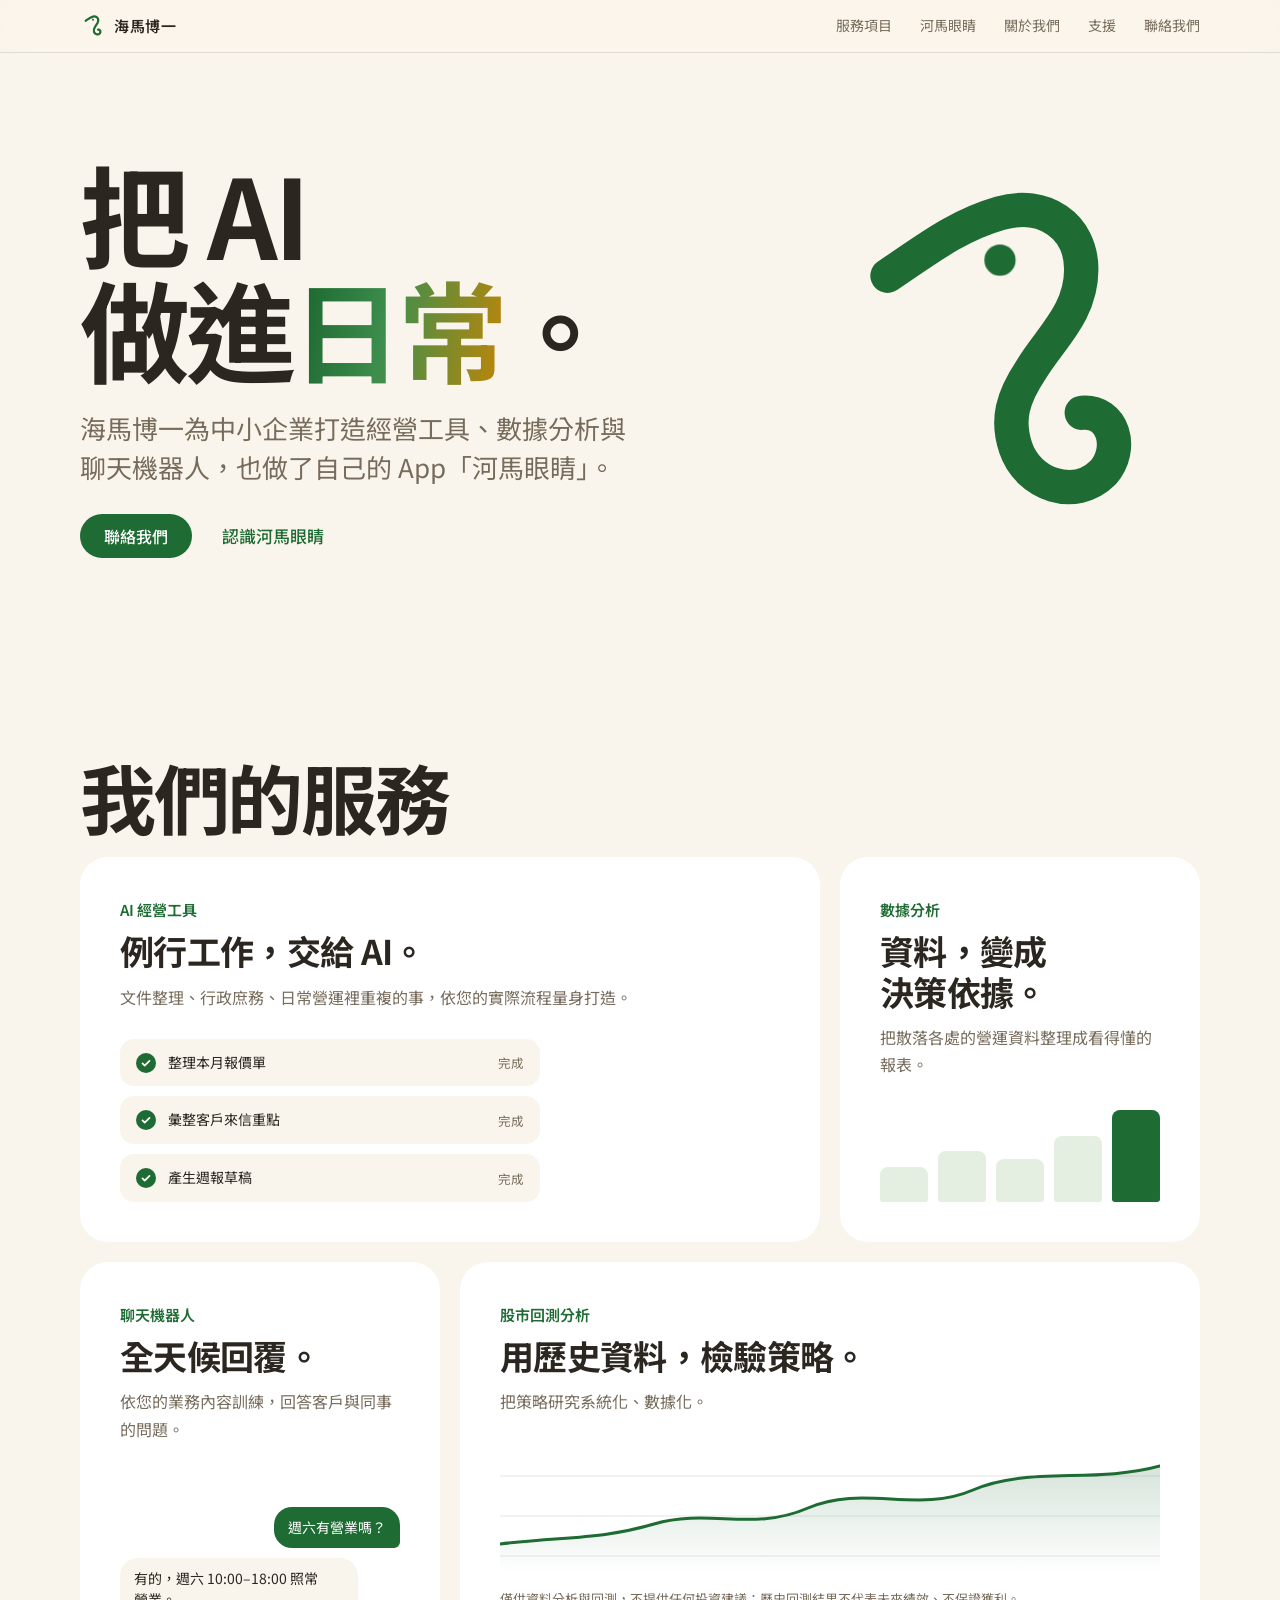
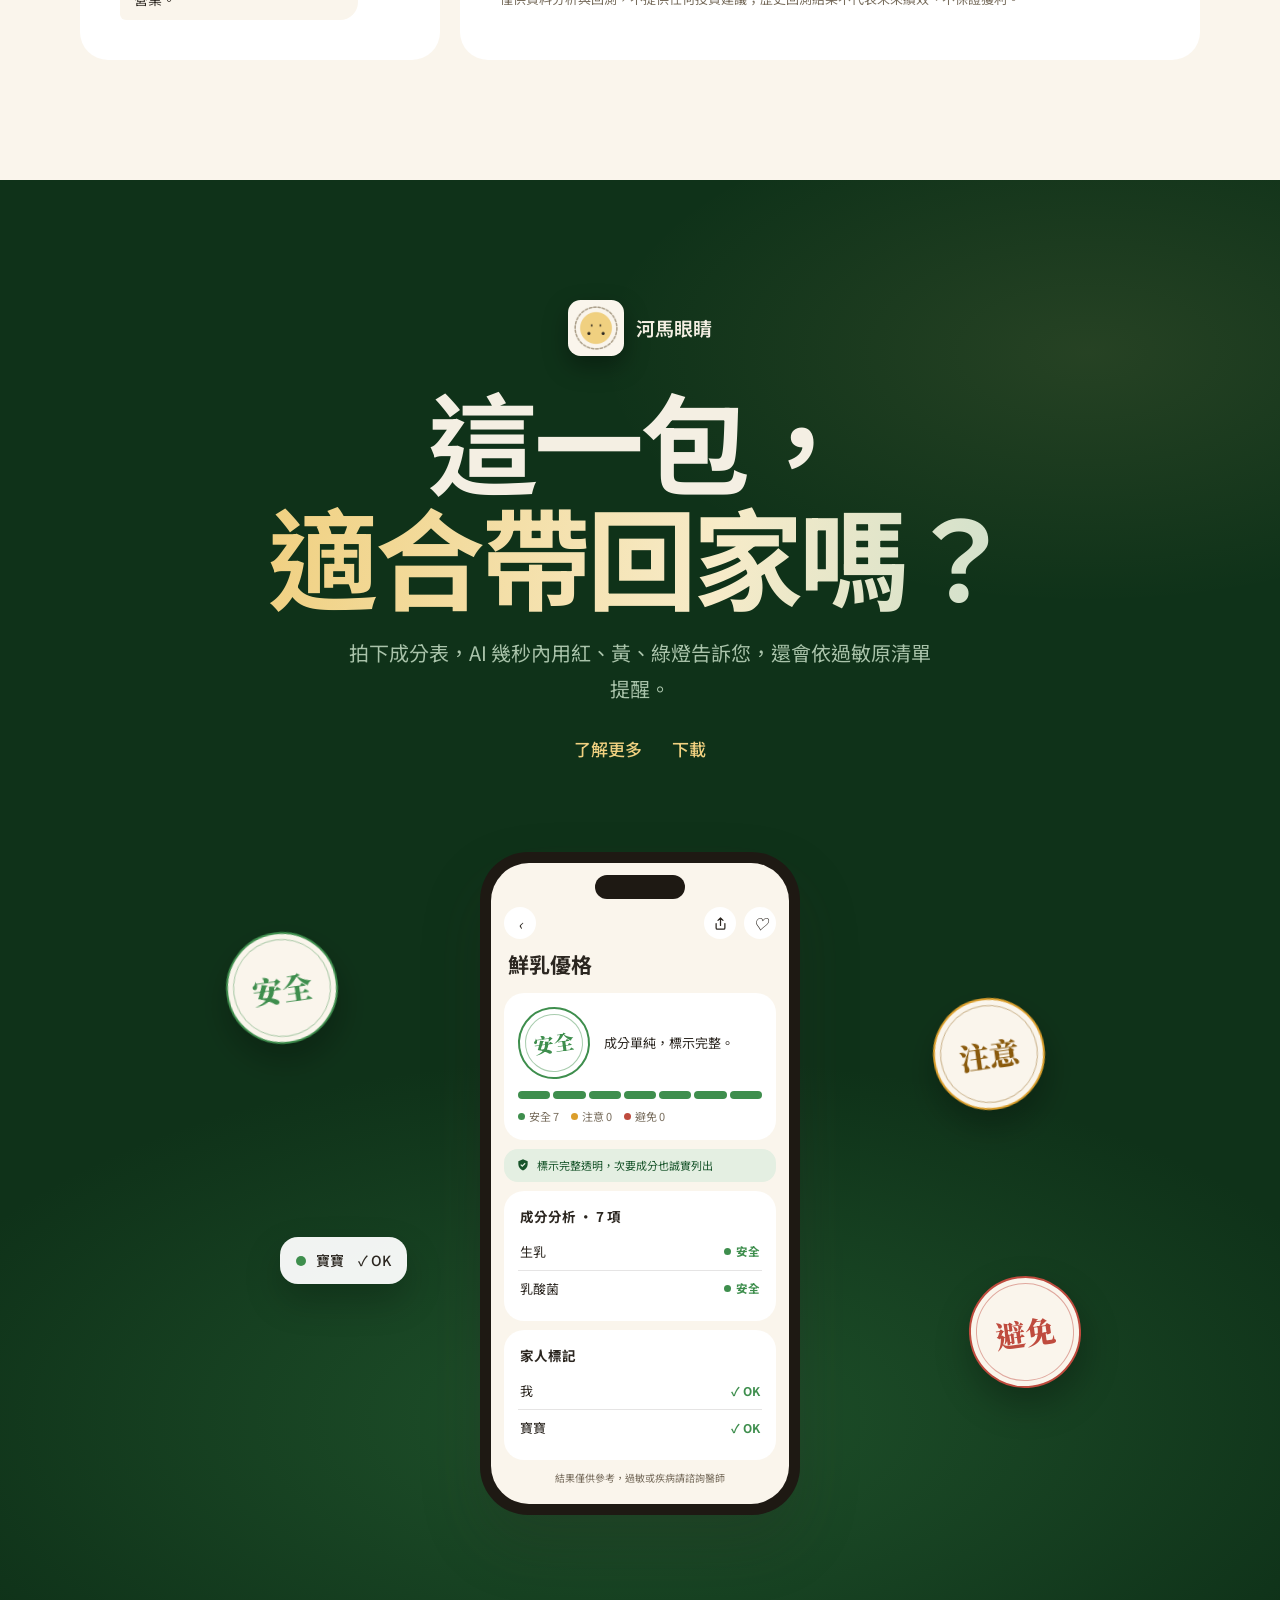
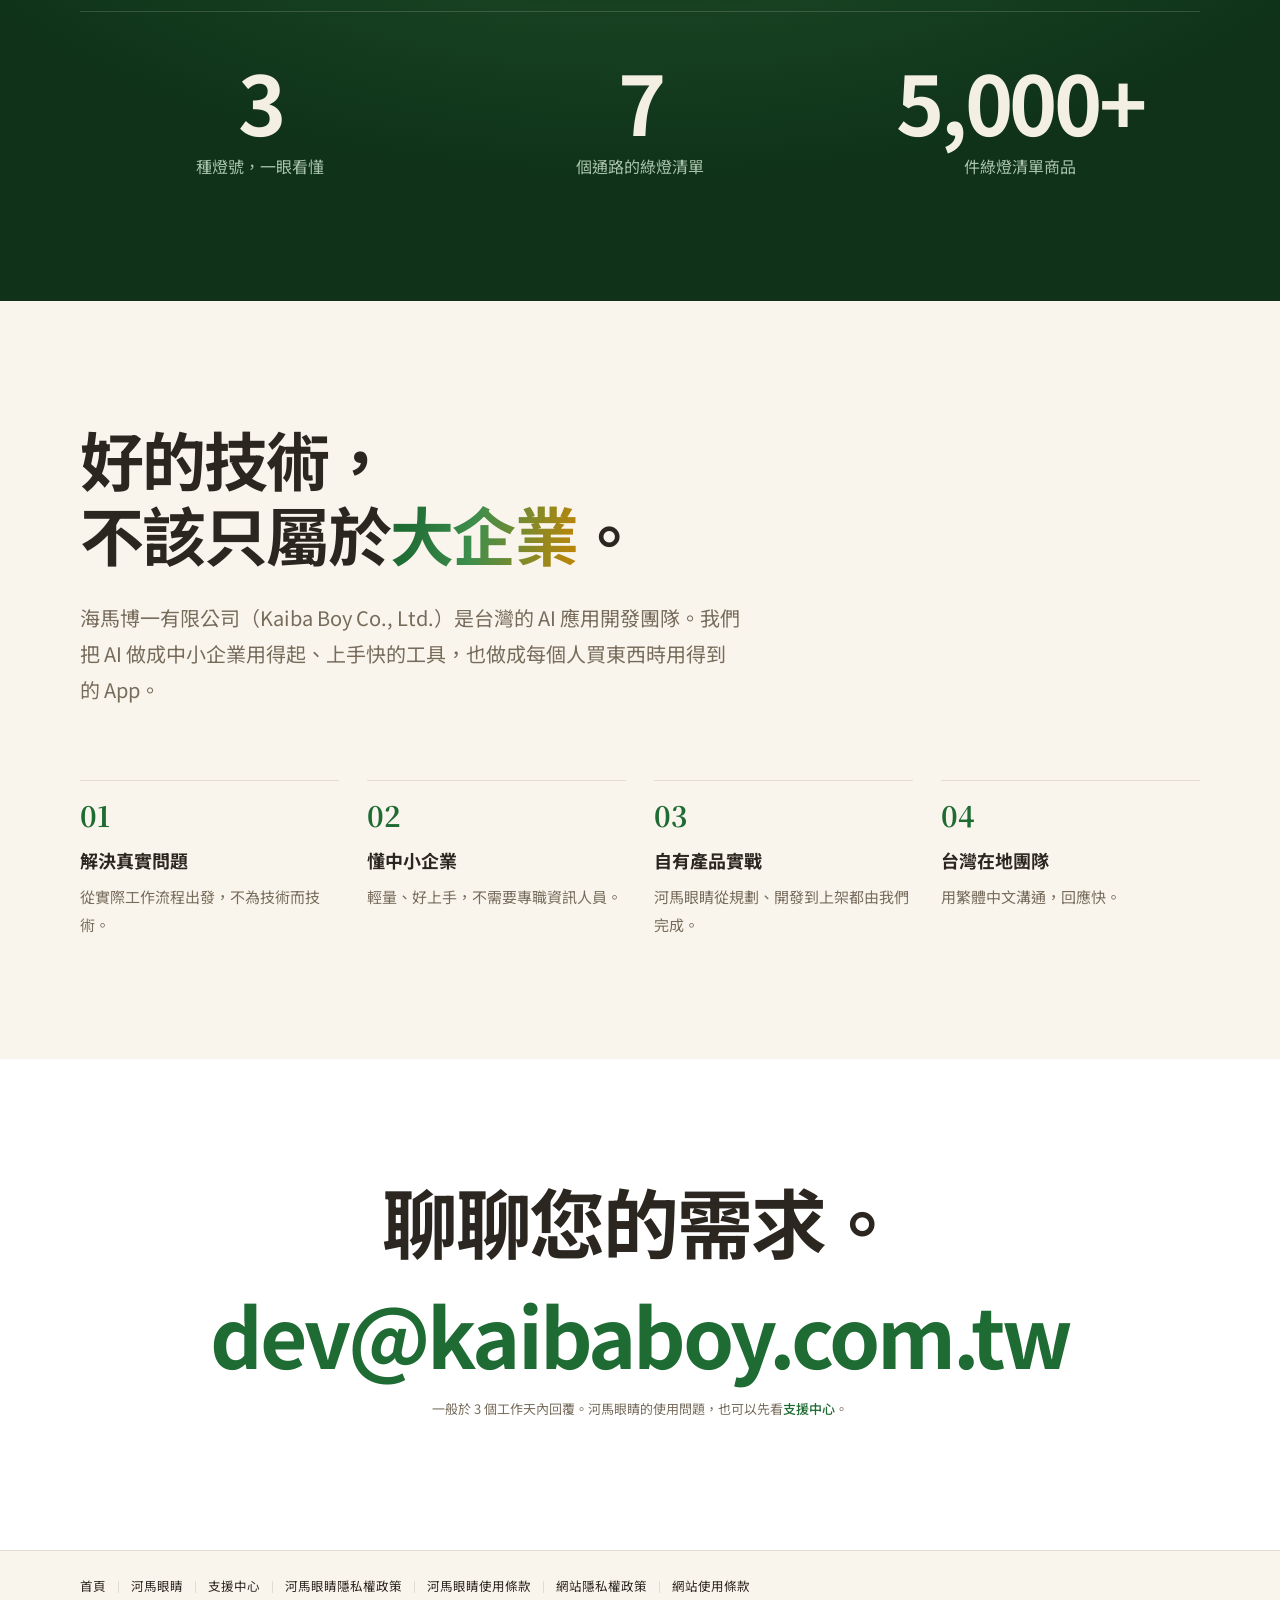
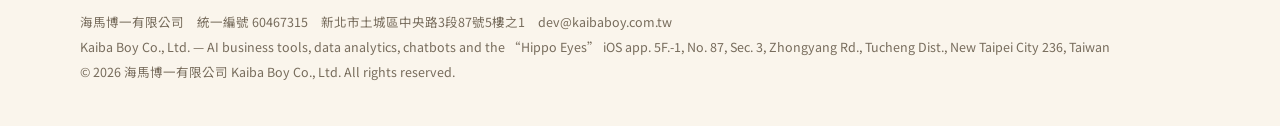
<file: index.html>
<!DOCTYPE html>
<html lang="zh-Hant-TW">
<head>
  <meta charset="UTF-8">
  <meta name="viewport" content="width=device-width, initial-scale=1.0">
  <meta name="theme-color" content="#FAF5EC">
  <title>海馬博一 KaibaBoy｜AI 經營工具・數據分析・聊天機器人開發</title>
  <meta name="description" content="海馬博一是來自台灣的 AI 應用開發團隊，為辦公室與中小企業打造 AI 經營工具、數據分析、聊天機器人與股市回測分析服務，並開發食品健康判讀 App「河馬眼睛」。">
  <link rel="canonical" href="https://kaibaboy.com.tw/">
  <meta property="og:type" content="website">
  <meta property="og:title" content="海馬博一 KaibaBoy｜用 AI，把中小企業的日常變簡單">
  <meta property="og:description" content="AI 經營工具、數據分析、聊天機器人與股市回測分析。台灣 AI 應用開發團隊。">
  <meta property="og:url" content="https://kaibaboy.com.tw/">
  <meta property="og:locale" content="zh_TW">
  <meta property="og:image" content="https://kaibaboy.com.tw/assets/og-image.png">
  <link rel="icon" type="image/svg+xml" href="/assets/favicon.svg">
  <link rel="icon" type="image/png" sizes="32x32" href="/assets/favicon-32.png">
  <link rel="apple-touch-icon" href="/assets/apple-touch-icon.png">
  <link rel="preconnect" href="https://fonts.googleapis.com">
  <link rel="preconnect" href="https://fonts.gstatic.com" crossorigin>
  <link href="https://fonts.googleapis.com/css2?family=Noto+Sans+TC:wght@400;500;600;700&family=Noto+Serif+TC:wght@700;900&display=swap" rel="stylesheet">
  <link rel="stylesheet" href="/assets/css/style.css">
  <script type="application/ld+json">
  {
    "@context": "https://schema.org",
    "@type": "Organization",
    "name": "海馬博一",
    "legalName": "海馬博一有限公司",
    "alternateName": "Kaiba Boy Co., Ltd.",
    "taxID": "60467315",
    "url": "https://kaibaboy.com.tw/",
    "email": "dev@kaibaboy.com.tw",
    "logo": "https://kaibaboy.com.tw/assets/favicon.svg",
    "address": {
      "@type": "PostalAddress",
      "streetAddress": "土城區中央路3段87號5樓之1",
      "addressLocality": "新北市",
      "postalCode": "236",
      "addressCountry": "TW"
    },
    "description": "台灣 AI 應用開發公司，專注中小企業經營工具、數據分析、聊天機器人與股市回測分析，並開發消費性 App「河馬眼睛」。"
  }
  </script>
</head>
<body>

<a class="skip-link" href="#main">跳到主要內容</a>
<header class="site-header">
  <div class="container">
    <a class="brand" href="/">
      <svg class="logo-mark" viewBox="0 0 64 64" xmlns="http://www.w3.org/2000/svg" aria-hidden="true"><g transform="translate(4 1)"><path d="M 10 18 C 16 14, 21 10, 28 8 C 35 6, 41 10, 41 17 C 41 24, 36 28, 33 33 C 30 37.5, 29 41, 30.5 45.5 C 32.5 51.5, 40 54, 44.5 49.5 C 48 45.5, 46 39, 40.5 40" fill="none" stroke="#1E6B33" stroke-width="5.5" stroke-linecap="round"/><circle cx="28" cy="15.5" r="2.5" fill="#1E6B33"/></g></svg>
      <span class="brand-text">海馬博一</span>
    </a>
    <button class="nav-toggle" aria-label="開啟選單" aria-expanded="false">
      <svg viewBox="0 0 24 24" fill="none" stroke="currentColor" stroke-width="2" stroke-linecap="round"><path d="M4 8h16M4 16h16"/></svg>
    </button>
    <nav class="site-nav" aria-label="主選單">
      <a href="/#services">服務項目</a>
      <a href="/hippo-eyes/">河馬眼睛</a>
      <a href="/#about">關於我們</a>
      <a href="/support/">支援</a>
      <a href="/#contact">聯絡我們</a>
    </nav>
  </div>
</header>

<main id="main">
  <section class="hero-v2">
    <div class="container">
      <div>
        <h1 class="display">把 AI<br>做進<span class="grad">日常</span>。</h1>
        <p class="lead">海馬博一為中小企業打造經營工具、數據分析與聊天機器人，也做了自己的 App「河馬眼睛」。</p>
        <div class="actions">
          <a class="btn btn-primary" href="#contact">聯絡我們</a>
          <a class="link" href="/hippo-eyes/">認識河馬眼睛</a>
        </div>
      </div>
      <div class="seahorse-art" aria-hidden="true">
        <svg viewBox="0 0 64 64" xmlns="http://www.w3.org/2000/svg"><g transform="translate(4 1)"><path class="sh-path" pathLength="150" d="M 10 18 C 16 14, 21 10, 28 8 C 35 6, 41 10, 41 17 C 41 24, 36 28, 33 33 C 30 37.5, 29 41, 30.5 45.5 C 32.5 51.5, 40 54, 44.5 49.5 C 48 45.5, 46 39, 40.5 40"/><circle class="sh-eye" cx="28" cy="15.5" r="2.5"/></g></svg>
      </div>
    </div>
  </section>

  <section class="section" id="services">
    <div class="container">
      <h2 class="display-md">我們的服務</h2>
      <div class="bento">
        <article class="b-tile span-4">
          <p class="b-kicker">AI 經營工具</p>
          <h3 class="b-title">例行工作，交給 AI。</h3>
          <p class="b-text">文件整理、行政庶務、日常營運裡重複的事，依您的實際流程量身打造。</p>
          <div class="b-visual mini-doc" aria-hidden="true">
            <div>整理本月報價單<span>完成</span></div>
            <div>彙整客戶來信重點<span>完成</span></div>
            <div>產生週報草稿<span>完成</span></div>
          </div>
        </article>
        <article class="b-tile span-2">
          <p class="b-kicker">數據分析</p>
          <h3 class="b-title">資料，變成決策依據。</h3>
          <p class="b-text">把散落各處的營運資料整理成看得懂的報表。</p>
          <div class="b-visual mini-bars" aria-hidden="true"><i></i><i></i><i></i><i></i><i></i></div>
        </article>
        <article class="b-tile span-2">
          <p class="b-kicker">聊天機器人</p>
          <h3 class="b-title">全天候回覆。</h3>
          <p class="b-text">依您的業務內容訓練，回答客戶與同事的問題。</p>
          <div class="b-visual mini-chat" aria-hidden="true">
            <p class="q">週六有營業嗎？</p>
            <p class="a">有的，週六 10:00–18:00 照常營業。</p>
          </div>
        </article>
        <article class="b-tile span-4">
          <p class="b-kicker">股市回測分析</p>
          <h3 class="b-title">用歷史資料，檢驗策略。</h3>
          <p class="b-text">把策略研究系統化、數據化。</p>
          <div class="b-visual mini-line" aria-hidden="true">
            <svg viewBox="0 0 600 130" preserveAspectRatio="none"><defs><linearGradient id="lineFill" x1="0" y1="0" x2="0" y2="1"><stop offset="0" stop-color="#1E6B33" stop-opacity="0.18"/><stop offset="1" stop-color="#1E6B33" stop-opacity="0"/></linearGradient></defs><line class="grid" x1="0" y1="32" x2="600" y2="32"/><line class="grid" x1="0" y1="72" x2="600" y2="72"/><line class="grid" x1="0" y1="112" x2="600" y2="112"/><path class="area" d="M0 100 C 60 92, 90 96, 140 80 S 230 88, 280 64 S 380 70, 430 46 S 540 40, 600 22 L 600 130 L 0 130 Z"/><path class="ln" d="M0 100 C 60 92, 90 96, 140 80 S 230 88, 280 64 S 380 70, 430 46 S 540 40, 600 22"/></svg>
          </div>
          <p class="fine b-fine">僅供資料分析與回測，不提供任何投資建議；歷史回測結果不代表未來績效、不保證獲利。</p>
        </article>
      </div>
    </div>
  </section>

  <section class="section night" id="hippo">
    <div class="container center">
      <div class="product-mark"><img class="app-icon" src="/assets/app-icon.png" alt="" width="56" height="56"><span>河馬眼睛</span></div>
      <h2 class="display">這一包，<br><span class="grad-night">適合帶回家嗎？</span></h2>
      <p class="body-lg" style="max-width:30em;margin:0 auto">拍下成分表，AI 幾秒內用紅、黃、綠燈告訴您，還會依過敏原清單提醒。</p>
      <div class="actions">
        <a class="link" href="/hippo-eyes/">了解更多</a>
        <a class="link" href="https://apps.apple.com/app/apple-store/id6789447915?pt=129139566&amp;ct=site-home&amp;mt=8" target="_blank" rel="noopener">下載</a>
      </div>
      <div class="stage">
        <div class="float f1" aria-hidden="true"><div class="stamp stamp-pop"><b>安全</b></div></div>
        <div class="float f2" aria-hidden="true"><div class="float-card"><i></i>寶寶　✓ OK</div></div>
        <div class="float f3" aria-hidden="true"><div class="stamp caution stamp-pop"><b>注意</b></div></div>
        <div class="float f4" aria-hidden="true"><div class="stamp alert stamp-pop"><b>避免</b></div></div>
        <div class="phone" role="img" aria-label="河馬眼睛 App 掃描結果頁示意：安全印章、風險色帶、成分分析與家人標記">
          <div class="phone-screen">
            <div class="phone-notch"></div>
            <div class="mock-nav" aria-hidden="true">
              <i class="mock-circle">‹</i>
              <span><i class="mock-circle"><svg viewBox="0 0 24 24" fill="none" stroke="currentColor" stroke-width="2" stroke-linecap="round" stroke-linejoin="round"><path d="M12 3v12M8 7l4-4 4 4"/><path d="M5 12v7a2 2 0 0 0 2 2h10a2 2 0 0 0 2-2v-7"/></svg></i><i class="mock-circle">♡</i></span>
            </div>
            <div class="mock-title">鮮乳優格</div>
            <div class="mock-card">
              <div class="mock-verdict-row">
                <div class="stamp"><b>安全</b></div>
                <p class="mock-summary">成分單純，標示完整。</p>
              </div>
              <div class="risk-band" aria-hidden="true"><i></i><i></i><i></i><i></i><i></i><i></i><i></i></div>
              <div class="mock-legend"><span>安全 7</span><span class="c">注意 0</span><span class="a">避免 0</span></div>
            </div>
            <div class="mock-note"><svg viewBox="0 0 24 24" fill="currentColor" aria-hidden="true"><path d="M12 2l8 3.5v5.2c0 5-3.4 9.1-8 10.8-4.6-1.7-8-5.8-8-10.8V5.5L12 2zm-1.2 13.3l5.6-5.6-1.4-1.4-4.2 4.2-2-2-1.4 1.4 3.4 3.4z"/></svg>標示完整透明，次要成分也誠實列出</div>
            <div class="mock-card">
              <div class="mock-section-title">成分分析 · 7 項</div>
              <div class="mock-row"><span>生乳</span><em class="chip">安全</em></div>
              <div class="mock-row"><span>乳酸菌</span><em class="chip">安全</em></div>
            </div>
            <div class="mock-card">
              <div class="mock-section-title">家人標記</div>
              <div class="mock-row"><span>我</span><span class="mock-ok">✓ OK</span></div>
              <div class="mock-row"><span>寶寶</span><span class="mock-ok">✓ OK</span></div>
            </div>
            <p class="mock-disclaimer">結果僅供參考，過敏或疾病請諮詢醫師</p>
          </div>
        </div>
      </div>
      <div class="stats">
        <div class="stat"><strong>3</strong><span>種燈號，一眼看懂</span></div>
        <div class="stat"><strong>7</strong><span>個通路的綠燈清單</span></div>
        <div class="stat"><strong>5,000+</strong><span>件綠燈清單商品</span></div>
      </div>
    </div>
  </section>

  <section class="section" id="about">
    <div class="container">
      <p class="manifesto">好的技術，<br>不該只屬於<span class="grad">大企業</span>。</p>
      <p class="body-lg" style="max-width:34em">海馬博一有限公司（Kaiba Boy Co., Ltd.）是台灣的 AI 應用開發團隊。我們把 AI 做成中小企業用得起、上手快的工具，也做成每個人買東西時用得到的 App。</p>
      <div class="reasons">
        <div class="reason"><div class="num">1</div><strong>解決真實問題</strong><span>從實際工作流程出發，不為技術而技術。</span></div>
        <div class="reason"><div class="num">2</div><strong>懂中小企業</strong><span>輕量、好上手，不需要專職資訊人員。</span></div>
        <div class="reason"><div class="num">3</div><strong>自有產品實戰</strong><span>河馬眼睛從規劃、開發到上架都由我們完成。</span></div>
        <div class="reason"><div class="num">4</div><strong>台灣在地團隊</strong><span>用繁體中文溝通，回應快。</span></div>
      </div>
    </div>
  </section>

  <section class="section alt" id="contact">
    <div class="container center">
      <h2 class="display-md">聊聊您的需求。</h2>
      <a class="email-giant" href="mailto:dev@kaibaboy.com.tw">dev@kaibaboy.com.tw</a>
      <p class="fine">一般於 3 個工作天內回覆。河馬眼睛的使用問題，也可以先看<a href="/support/">支援中心</a>。</p>
    </div>
  </section>
</main>

<footer class="site-footer">
  <div class="container">
    <nav class="footer-links" aria-label="頁尾選單">
      <a href="/">首頁</a><a href="/hippo-eyes/">河馬眼睛</a><a href="/support/">支援中心</a><a href="/hippo-eyes/privacy/">河馬眼睛隱私權政策</a><a href="/hippo-eyes/terms/">河馬眼睛使用條款</a><a href="/privacy/">網站隱私權政策</a><a href="/terms/">網站使用條款</a>
    </nav>
    <p class="footer-legal">海馬博一有限公司　統一編號 60467315　新北市土城區中央路3段87號5樓之1　<a href="mailto:dev@kaibaboy.com.tw">dev@kaibaboy.com.tw</a></p>
    <p class="footer-legal" lang="en">Kaiba Boy Co., Ltd. — AI business tools, data analytics, chatbots and the “Hippo Eyes” iOS app. 5F.-1, No. 87, Sec. 3, Zhongyang Rd., Tucheng Dist., New Taipei City 236, Taiwan</p>
    <p class="footer-legal">© <span data-year>2026</span> 海馬博一有限公司 Kaiba Boy Co., Ltd. All rights reserved.</p>
  </div>
</footer>

<script src="/assets/js/main.js"></script>
</body>
</html>
</file>
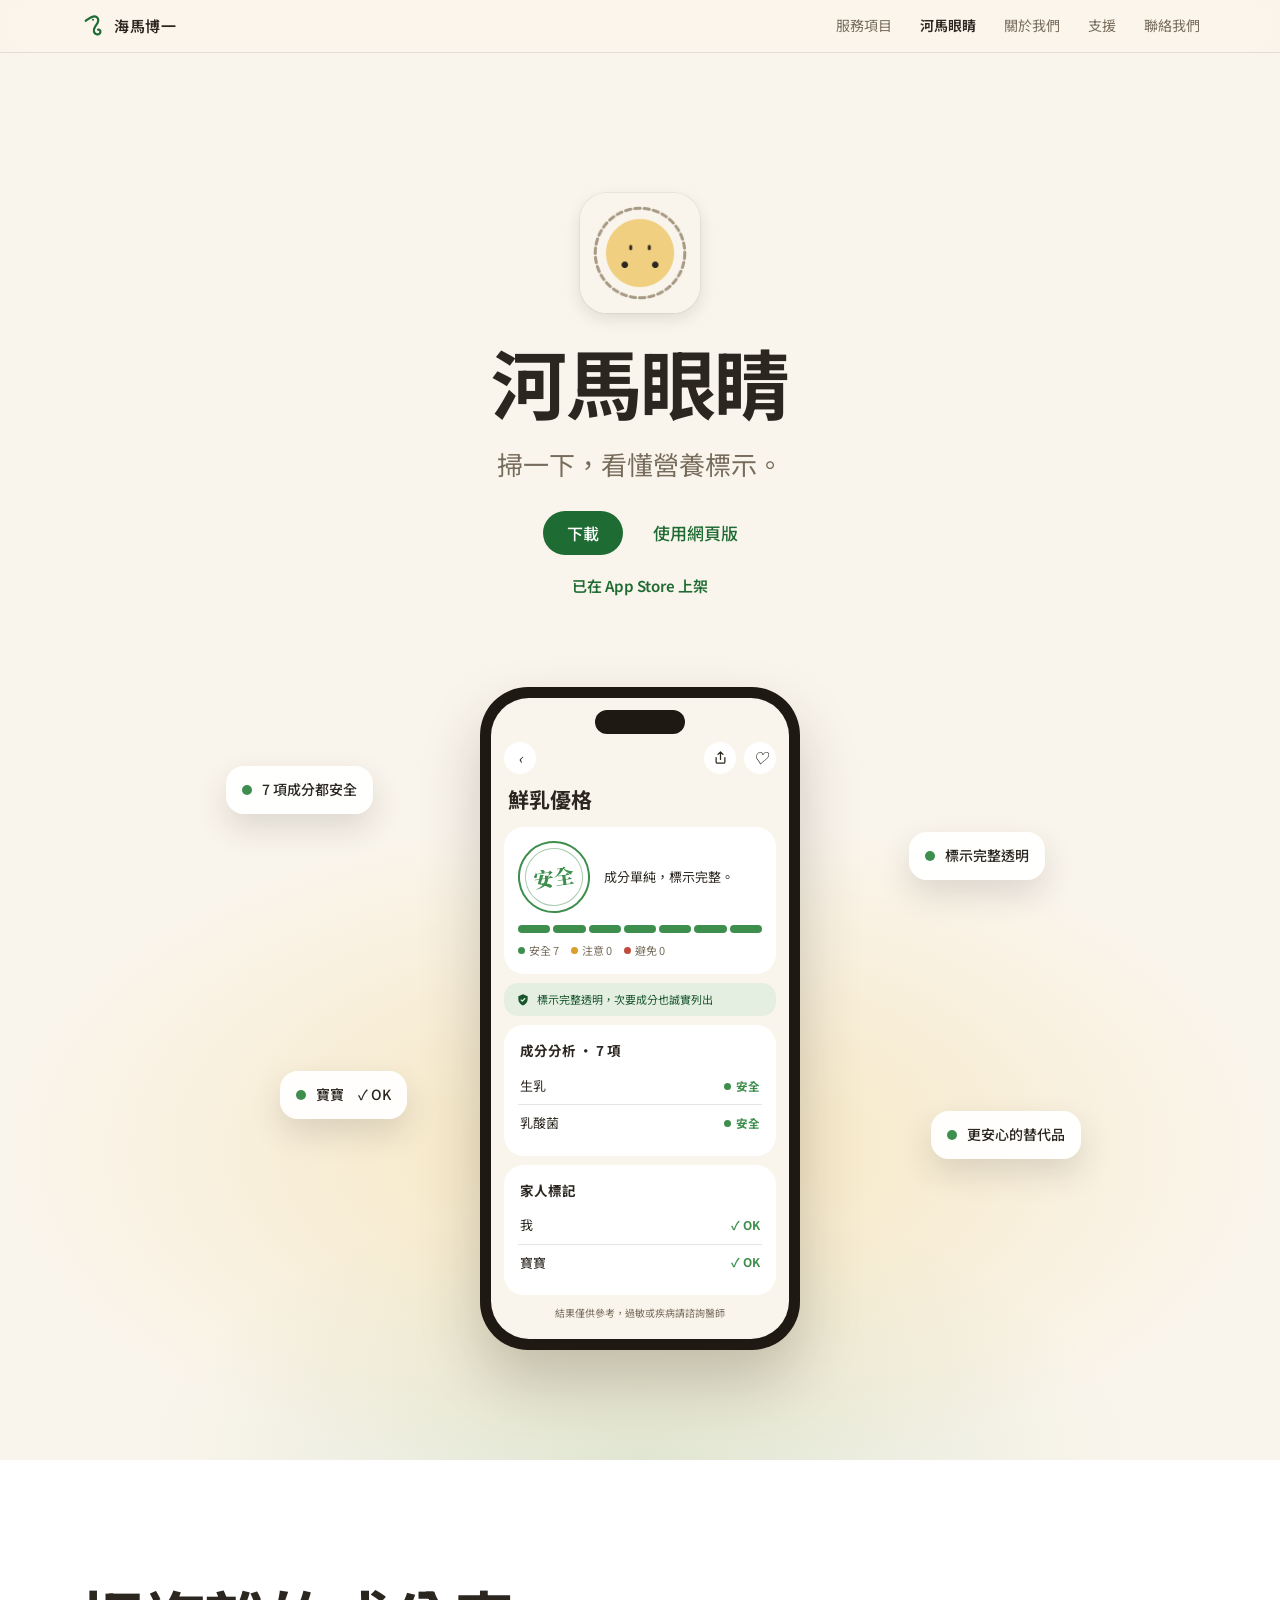
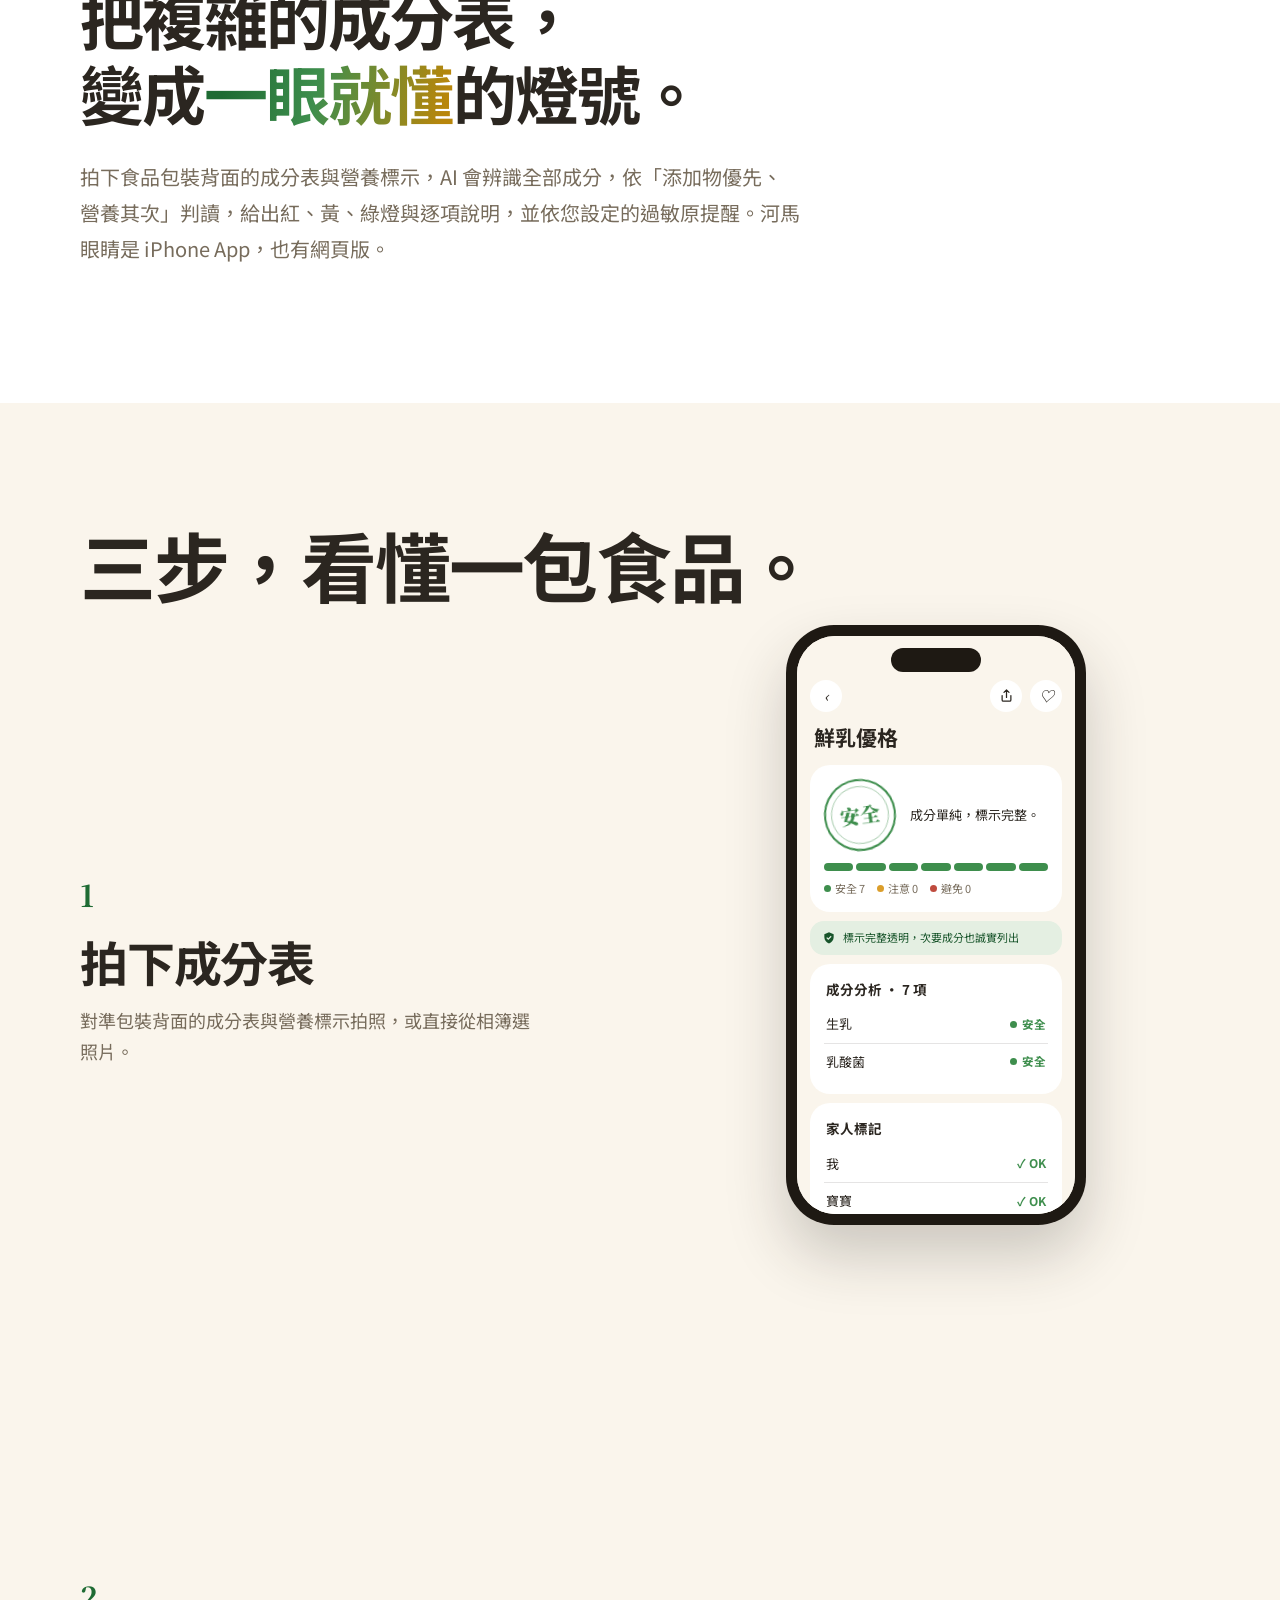
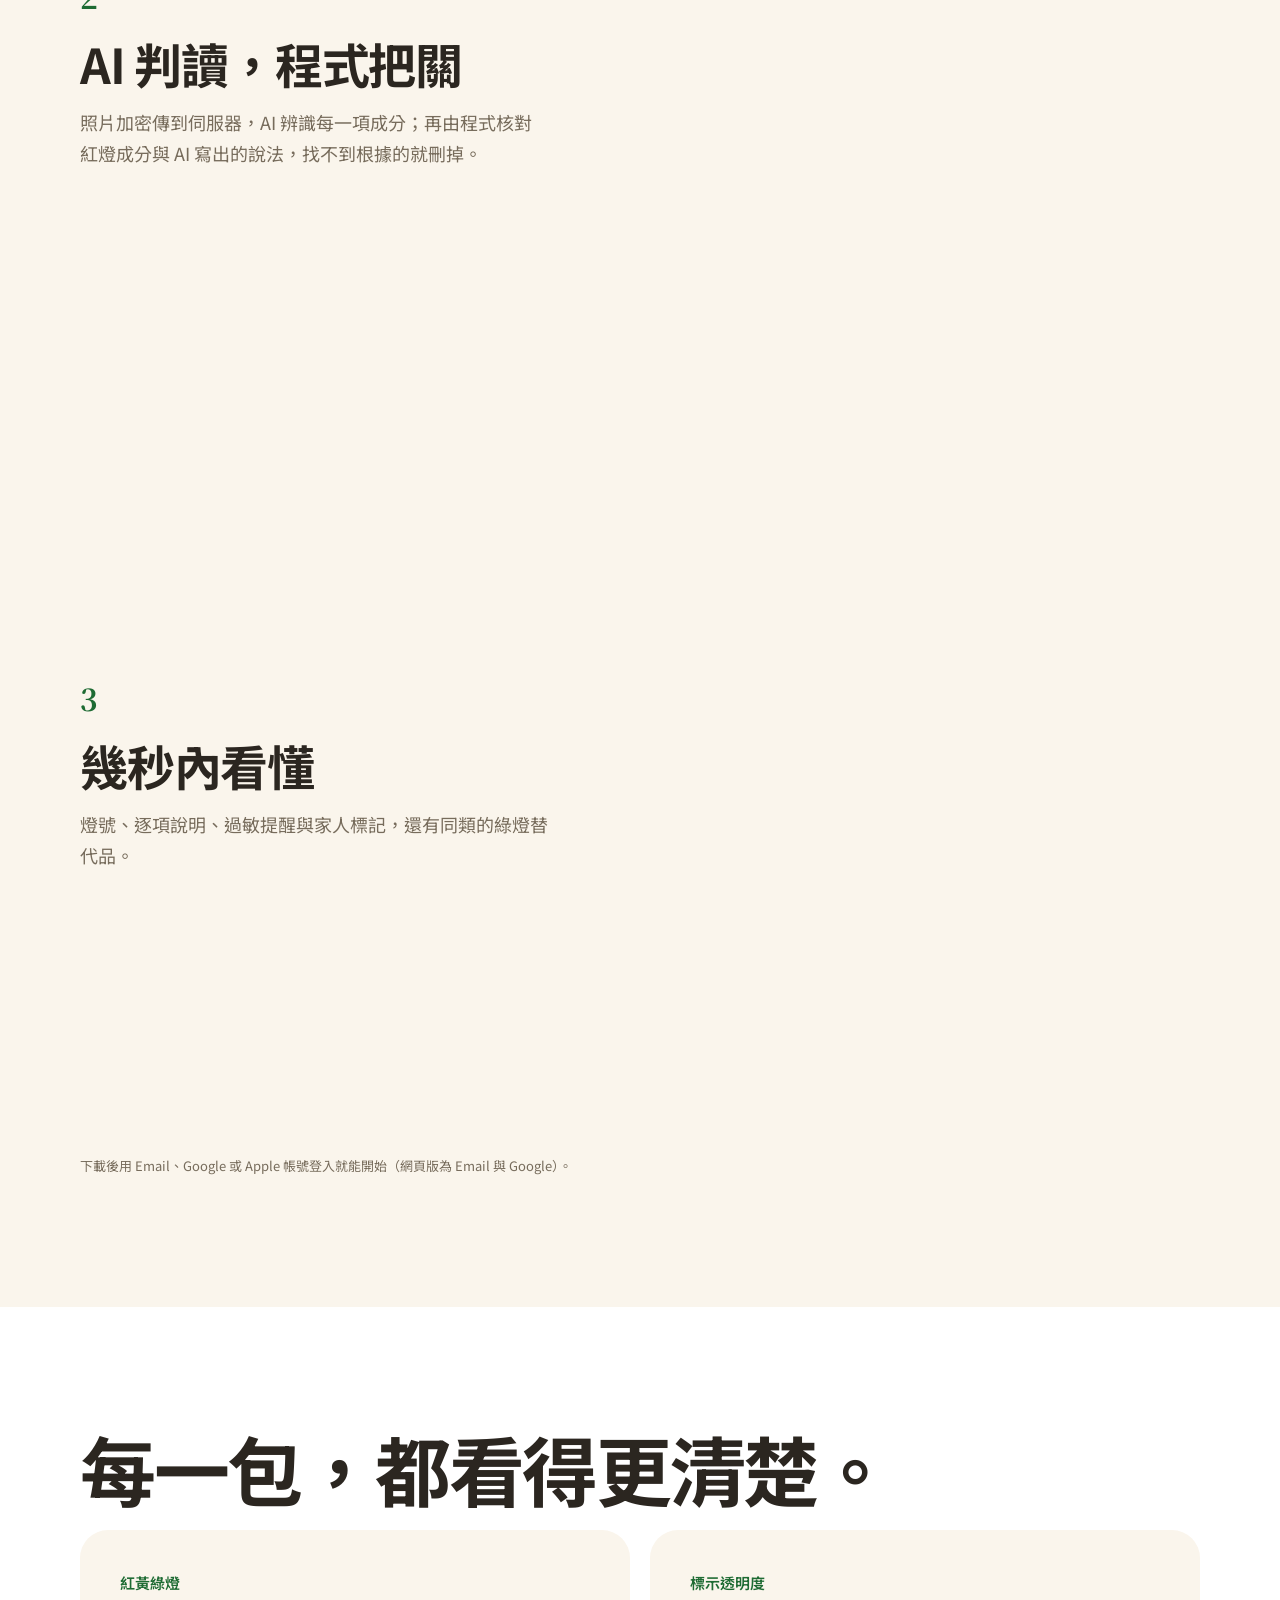
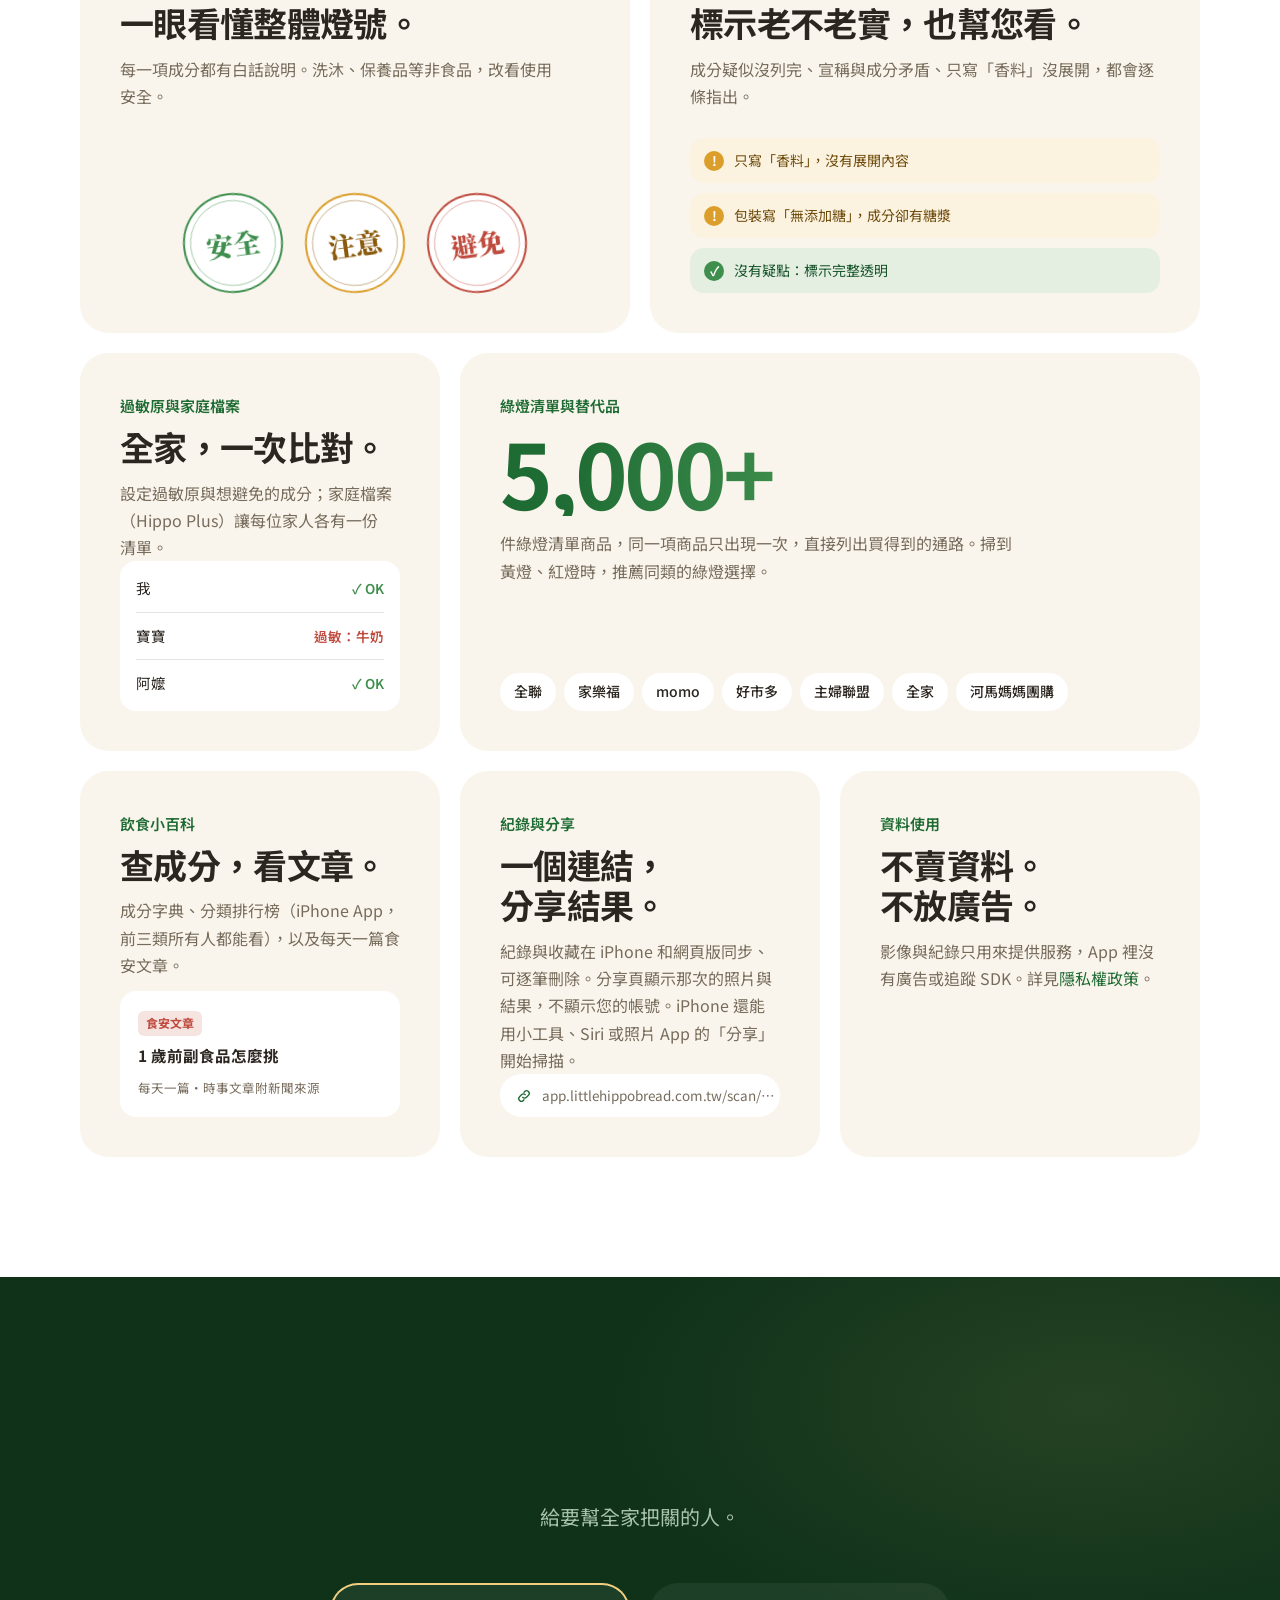
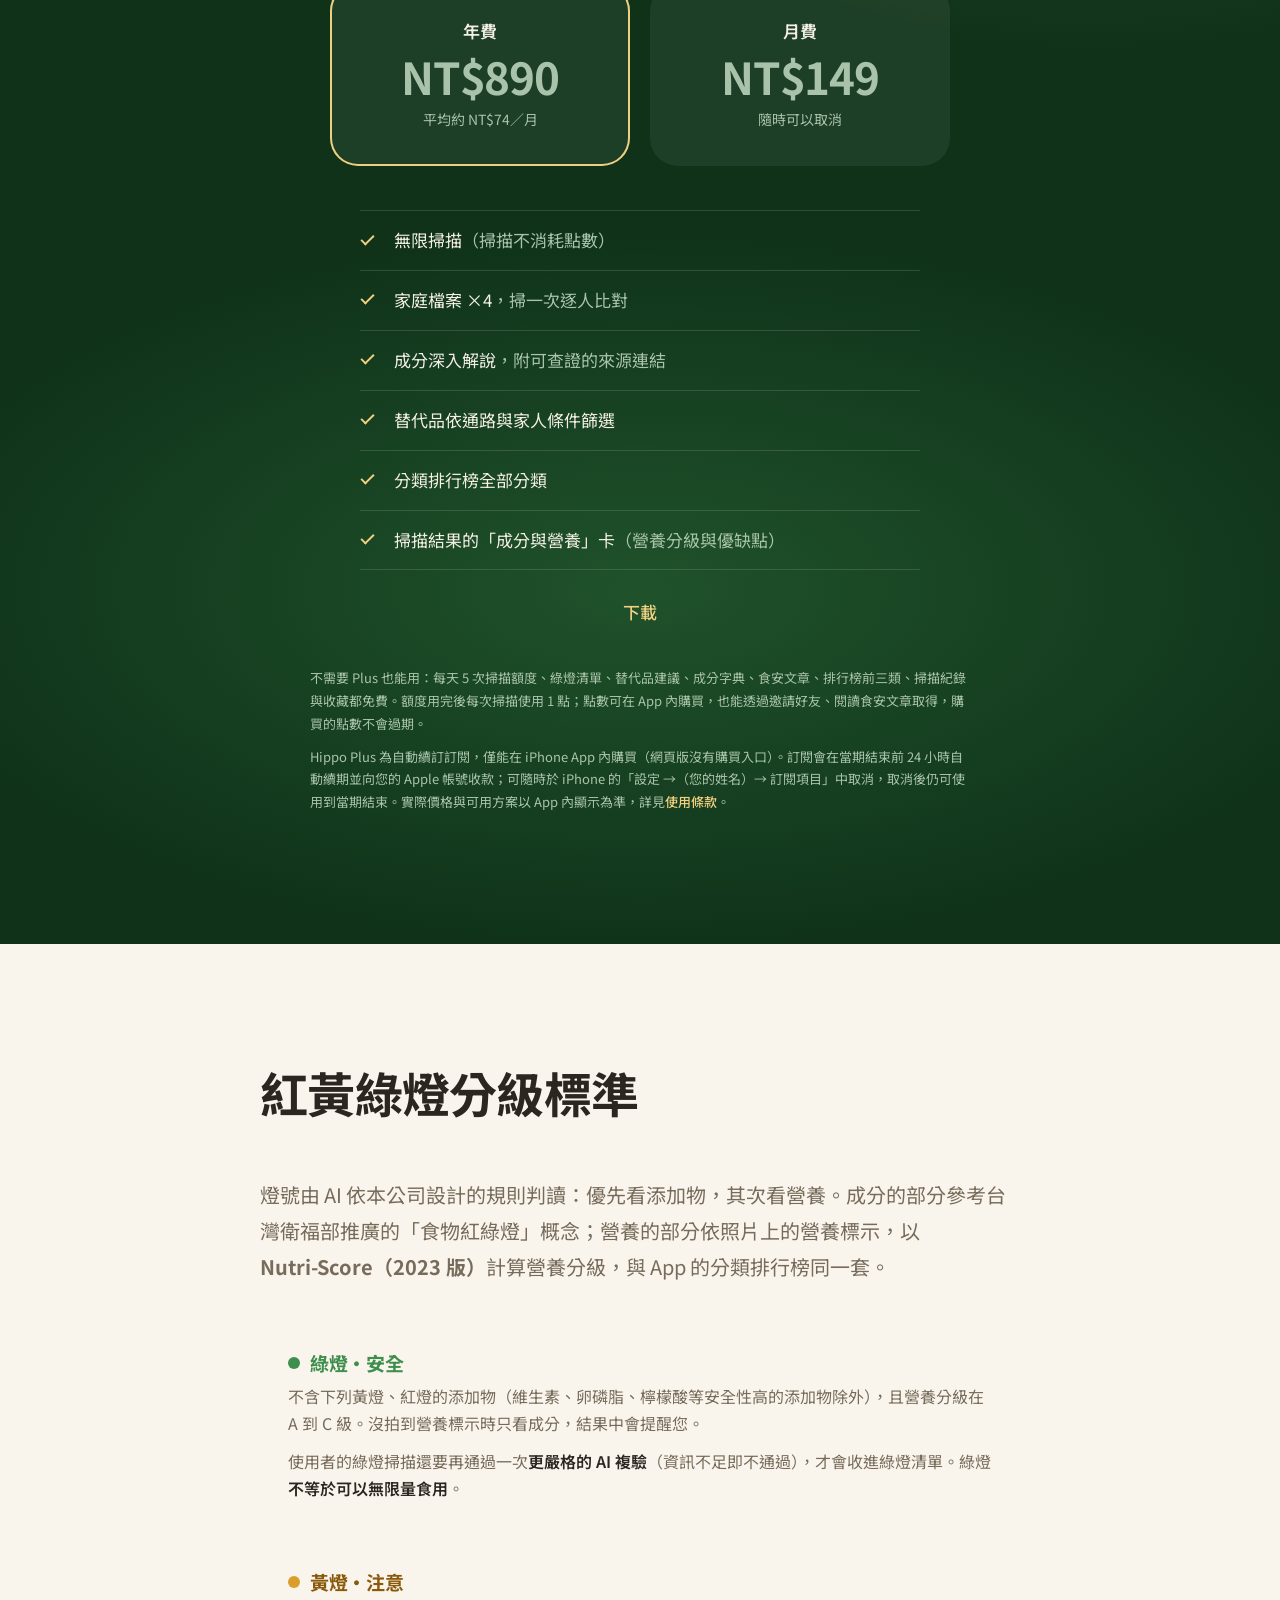
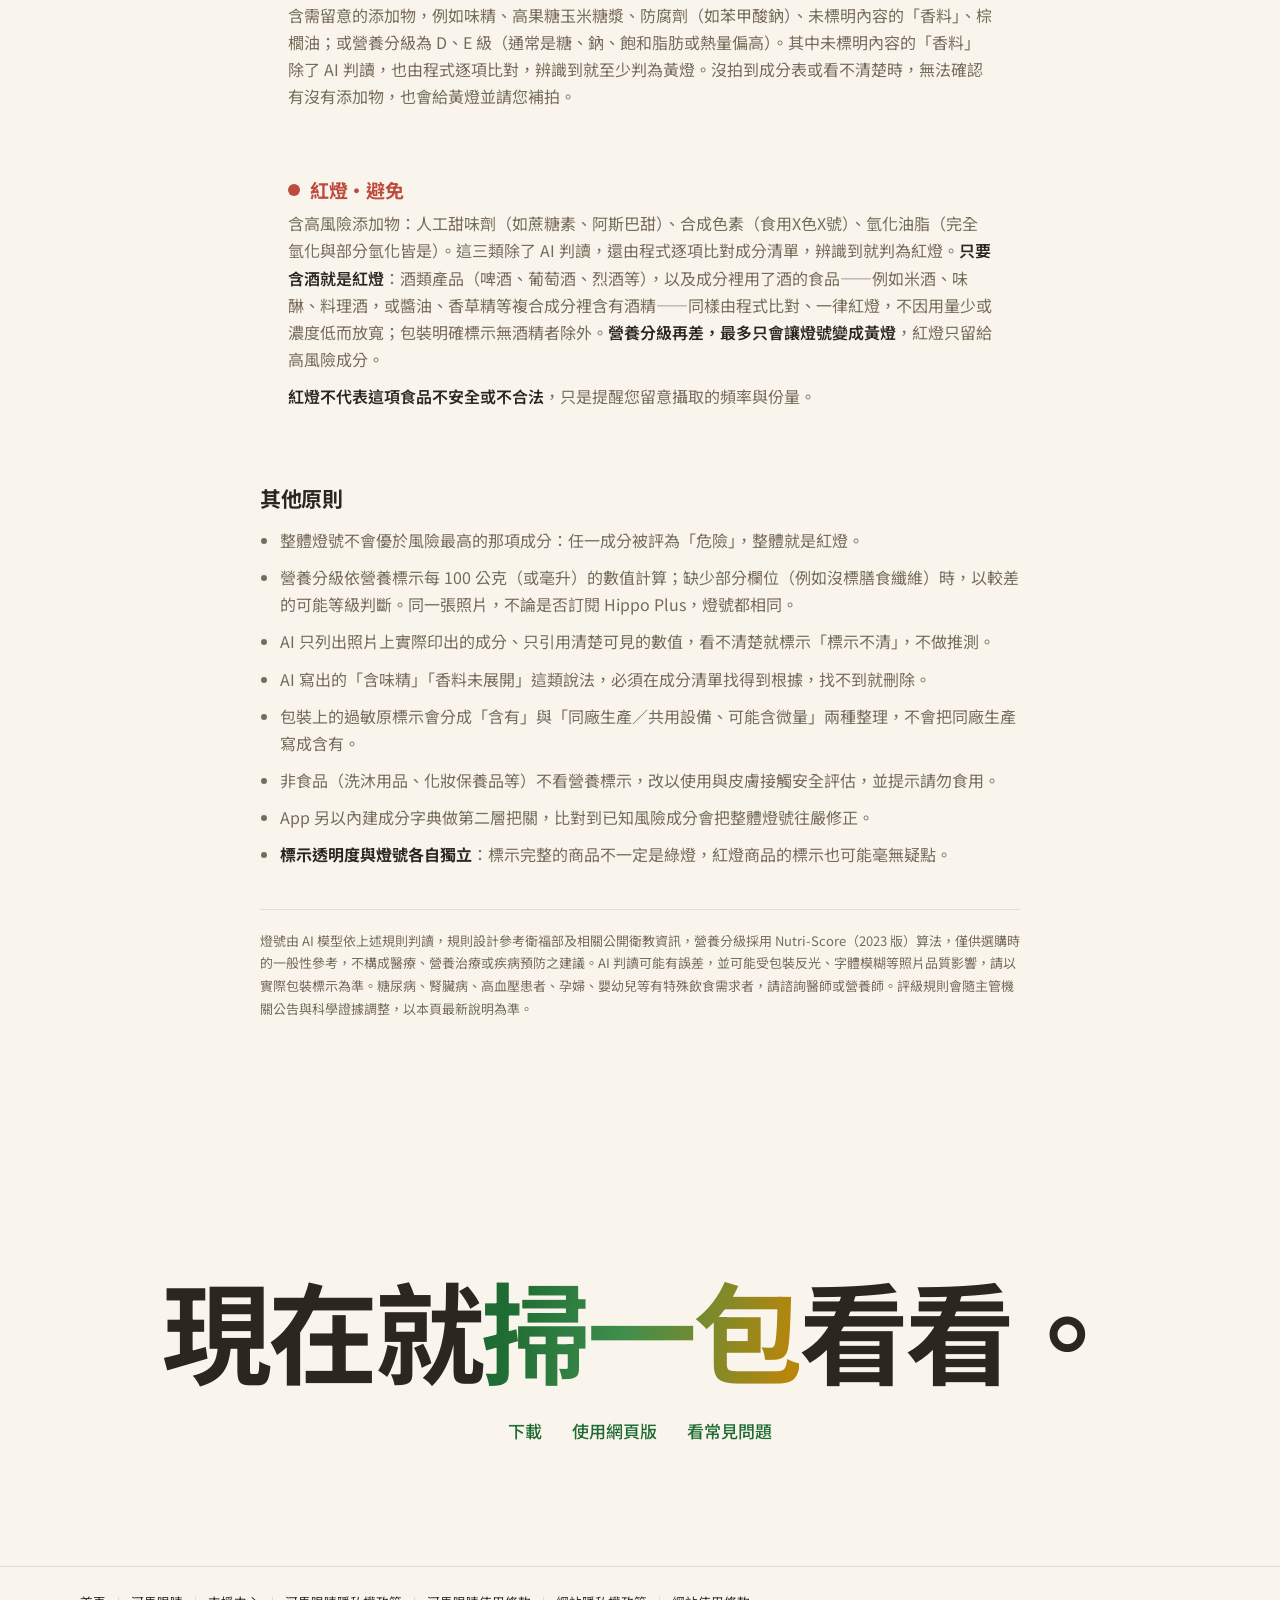
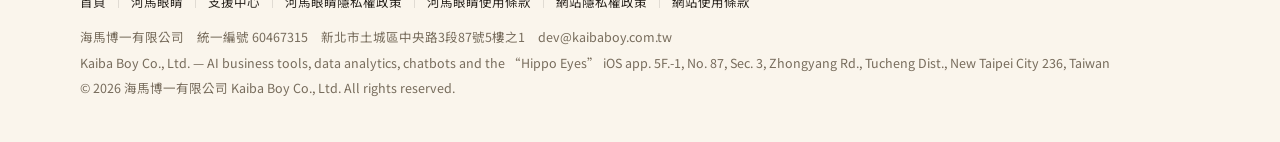
<file: hippo-eyes/index.html>
<!DOCTYPE html>
<html lang="zh-Hant-TW">
<head>
  <meta charset="UTF-8">
  <meta name="viewport" content="width=device-width, initial-scale=1.0">
  <meta name="theme-color" content="#FAF5EC">
  <title>河馬眼睛 App｜掃描營養標示，紅黃綠燈秒懂食品健康｜海馬博一</title>
  <meta name="description" content="河馬眼睛是海馬博一推出的 iPhone App（已在 App Store 上架，另有網頁版）：拍下食品包裝背面的成分表與營養標示，AI 自動辨識成分，以紅、黃、綠燈三級燈號與逐項成分風險說明協助您快速理解食品，並支援個人過敏原提醒與家庭檔案。">
  <link rel="canonical" href="https://kaibaboy.com.tw/hippo-eyes/">
  <meta property="og:type" content="website">
  <meta property="og:title" content="河馬眼睛 App｜掃一下，看懂營養標示">
  <meta property="og:description" content="AI 掃描食品成分表與營養標示，紅黃綠燈三級分級＋逐項成分說明，還能依過敏原清單自動提醒。已在 App Store 上架。">
  <meta property="og:url" content="https://kaibaboy.com.tw/hippo-eyes/">
  <meta property="og:locale" content="zh_TW">
  <meta property="og:image" content="https://kaibaboy.com.tw/assets/og-image.png">
  <link rel="icon" type="image/svg+xml" href="/assets/favicon.svg">
  <link rel="icon" type="image/png" sizes="32x32" href="/assets/favicon-32.png">
  <link rel="apple-touch-icon" href="/assets/apple-touch-icon.png">
  <link rel="preconnect" href="https://fonts.googleapis.com">
  <link rel="preconnect" href="https://fonts.gstatic.com" crossorigin>
  <link href="https://fonts.googleapis.com/css2?family=Noto+Sans+TC:wght@400;500;600;700&family=Noto+Serif+TC:wght@700;900&display=swap" rel="stylesheet">
  <link rel="stylesheet" href="/assets/css/style.css">
  <script type="application/ld+json">
  {
    "@context": "https://schema.org",
    "@type": "SoftwareApplication",
    "name": "河馬眼睛",
    "operatingSystem": "iOS",
    "applicationCategory": "HealthApplication",
    "offers": { "@type": "Offer", "price": "0", "priceCurrency": "TWD" },
    "downloadUrl": "https://apps.apple.com/tw/app/id6789447915",
    "description": "拍照掃描食品包裝背面的成分表與營養標示，由 AI 判讀紅、黃、綠燈三級燈號與逐項成分風險，支援過敏原提醒與家庭檔案。",
    "author": { "@type": "Organization", "name": "海馬博一", "url": "https://kaibaboy.com.tw/" }
  }
  </script>
</head>
<body>

<a class="skip-link" href="#main">跳到主要內容</a>
<header class="site-header">
  <div class="container">
    <a class="brand" href="/">
      <svg class="logo-mark" viewBox="0 0 64 64" xmlns="http://www.w3.org/2000/svg" aria-hidden="true"><g transform="translate(4 1)"><path d="M 10 18 C 16 14, 21 10, 28 8 C 35 6, 41 10, 41 17 C 41 24, 36 28, 33 33 C 30 37.5, 29 41, 30.5 45.5 C 32.5 51.5, 40 54, 44.5 49.5 C 48 45.5, 46 39, 40.5 40" fill="none" stroke="#1E6B33" stroke-width="5.5" stroke-linecap="round"/><circle cx="28" cy="15.5" r="2.5" fill="#1E6B33"/></g></svg>
      <span class="brand-text">海馬博一</span>
    </a>
    <button class="nav-toggle" aria-label="開啟選單" aria-expanded="false">
      <svg viewBox="0 0 24 24" fill="none" stroke="currentColor" stroke-width="2" stroke-linecap="round"><path d="M4 8h16M4 16h16"/></svg>
    </button>
    <nav class="site-nav" aria-label="主選單">
      <a href="/#services">服務項目</a>
      <a href="/hippo-eyes/">河馬眼睛</a>
      <a href="/#about">關於我們</a>
      <a href="/support/">支援</a>
      <a href="/#contact">聯絡我們</a>
    </nav>
  </div>
</header>

<main id="main">
  <section class="hero hero-glow">
    <div class="container center">
      <img class="app-icon app-icon-lg" src="/assets/app-icon.png" alt="河馬眼睛 App 圖示" width="120" height="120">
      <h1 class="display">河馬眼睛</h1>
      <p class="lead">掃一下，看懂營養標示。</p>
      <div class="actions">
        <a class="btn btn-primary" href="https://apps.apple.com/app/apple-store/id6789447915?pt=129139566&amp;ct=site-hippo-hero&amp;mt=8" target="_blank" rel="noopener">下載</a>
        <a class="link" href="https://app.littlehippobread.com.tw/" target="_blank" rel="noopener">使用網頁版</a>
      </div>
      <p class="product-status">已在 App Store 上架</p>
      <div class="stage hero-stage">
        <div class="float f1" aria-hidden="true"><div class="float-card"><i></i>7 項成分都安全</div></div>
        <div class="float f2" aria-hidden="true"><div class="float-card"><i></i>寶寶　✓ OK</div></div>
        <div class="float f3" aria-hidden="true"><div class="float-card"><i></i>標示完整透明</div></div>
        <div class="float f4" aria-hidden="true"><div class="float-card"><i></i>更安心的替代品</div></div>
        <div class="phone" role="img" aria-label="河馬眼睛 App 掃描結果頁示意：安全印章、風險色帶、成分分析與家人標記">
          <div class="phone-screen">
            <div class="phone-notch"></div>
            <div class="mock-nav" aria-hidden="true">
              <i class="mock-circle">‹</i>
              <span><i class="mock-circle"><svg viewBox="0 0 24 24" fill="none" stroke="currentColor" stroke-width="2" stroke-linecap="round" stroke-linejoin="round"><path d="M12 3v12M8 7l4-4 4 4"/><path d="M5 12v7a2 2 0 0 0 2 2h10a2 2 0 0 0 2-2v-7"/></svg></i><i class="mock-circle">♡</i></span>
            </div>
            <div class="mock-title">鮮乳優格</div>
            <div class="mock-card">
              <div class="mock-verdict-row">
                <div class="stamp"><b>安全</b></div>
                <p class="mock-summary">成分單純，標示完整。</p>
              </div>
              <div class="risk-band" aria-hidden="true"><i></i><i></i><i></i><i></i><i></i><i></i><i></i></div>
              <div class="mock-legend"><span>安全 7</span><span class="c">注意 0</span><span class="a">避免 0</span></div>
            </div>
            <div class="mock-note"><svg viewBox="0 0 24 24" fill="currentColor" aria-hidden="true"><path d="M12 2l8 3.5v5.2c0 5-3.4 9.1-8 10.8-4.6-1.7-8-5.8-8-10.8V5.5L12 2zm-1.2 13.3l5.6-5.6-1.4-1.4-4.2 4.2-2-2-1.4 1.4 3.4 3.4z"/></svg>標示完整透明，次要成分也誠實列出</div>
            <div class="mock-card">
              <div class="mock-section-title">成分分析 · 7 項</div>
              <div class="mock-row"><span>生乳</span><em class="chip">安全</em></div>
              <div class="mock-row"><span>乳酸菌</span><em class="chip">安全</em></div>
            </div>
            <div class="mock-card">
              <div class="mock-section-title">家人標記</div>
              <div class="mock-row"><span>我</span><span class="mock-ok">✓ OK</span></div>
              <div class="mock-row"><span>寶寶</span><span class="mock-ok">✓ OK</span></div>
            </div>
            <p class="mock-disclaimer">結果僅供參考，過敏或疾病請諮詢醫師</p>
          </div>
        </div>
      </div>
    </div>
  </section>

  <section class="section alt">
    <div class="container">
      <p class="manifesto">把複雜的成分表，<br>變成<span class="grad">一眼就懂</span>的燈號。</p>
      <p class="body-lg" style="max-width:36em">拍下食品包裝背面的成分表與營養標示，AI 會辨識全部成分，依「添加物優先、營養其次」判讀，給出紅、黃、綠燈與逐項說明，並依您設定的過敏原提醒。河馬眼睛是 iPhone App，也有網頁版。</p>
    </div>
  </section>

  <section class="section" id="how">
    <div class="container">
      <h2 class="display-md">三步，看懂一包食品。</h2>
      <div class="story">
        <div class="story-steps">
          <div class="story-step" data-screen="0">
            <div class="n">1</div>
            <h3>拍下成分表</h3>
            <p>對準包裝背面的成分表與營養標示拍照，或直接從相簿選照片。</p>
          </div>
          <div class="story-step" data-screen="1">
            <div class="n">2</div>
            <h3>AI 判讀，程式把關</h3>
            <p>照片加密傳到伺服器，AI 辨識每一項成分；再由程式核對紅燈成分與 AI 寫出的說法，找不到根據的就刪掉。</p>
          </div>
          <div class="story-step" data-screen="2">
            <div class="n">3</div>
            <h3>幾秒內看懂</h3>
            <p>燈號、逐項說明、過敏提醒與家人標記，還有同類的綠燈替代品。</p>
          </div>
        </div>
        <div class="story-visual" aria-hidden="true">
          <div class="phone">
            <div class="phone-screen">
              <div class="phone-notch"></div>
              <div class="screen screen-cam on">
                <div class="viewfinder">
                  <div class="label-card">
                    <b>品名：鮮乳優格</b>
                    成分：生乳、乳酸菌⋯⋯
                    <hr>
                    <b>營養標示　每 100 公克</b>
                    <div class="row"><span>熱量</span><span>62 大卡</span></div>
                    <div class="row"><span>蛋白質</span><span>3.2 公克</span></div>
                    <div class="row"><span>脂肪</span><span>3.4 公克</span></div>
                    <div class="row"><span>鈉</span><span>45 毫克</span></div>
                  </div>
                </div>
                <p class="cam-hint">對準成分表與營養標示</p>
                <div class="shutter"></div>
              </div>
              <div class="screen screen-think">
                <img class="app-icon" src="/assets/app-icon.png" alt="" width="92" height="92">
                <p>河馬正在看成分⋯</p>
                <div class="progress"><i></i></div>
                <div class="think-list"><span>✓ 辨識 7 項成分</span><span>✓ 判讀燈號</span><span>核對說法⋯</span></div>
              </div>
              <div class="screen screen-result">
              <div class="mock-nav" aria-hidden="true">
                <i class="mock-circle">‹</i>
                <span><i class="mock-circle"><svg viewBox="0 0 24 24" fill="none" stroke="currentColor" stroke-width="2" stroke-linecap="round" stroke-linejoin="round"><path d="M12 3v12M8 7l4-4 4 4"/><path d="M5 12v7a2 2 0 0 0 2 2h10a2 2 0 0 0 2-2v-7"/></svg></i><i class="mock-circle">♡</i></span>
              </div>
              <div class="mock-title">鮮乳優格</div>
              <div class="mock-card">
                <div class="mock-verdict-row">
                  <div class="stamp"><b>安全</b></div>
                  <p class="mock-summary">成分單純，標示完整。</p>
                </div>
                <div class="risk-band" aria-hidden="true"><i></i><i></i><i></i><i></i><i></i><i></i><i></i></div>
                <div class="mock-legend"><span>安全 7</span><span class="c">注意 0</span><span class="a">避免 0</span></div>
              </div>
              <div class="mock-note"><svg viewBox="0 0 24 24" fill="currentColor" aria-hidden="true"><path d="M12 2l8 3.5v5.2c0 5-3.4 9.1-8 10.8-4.6-1.7-8-5.8-8-10.8V5.5L12 2zm-1.2 13.3l5.6-5.6-1.4-1.4-4.2 4.2-2-2-1.4 1.4 3.4 3.4z"/></svg>標示完整透明，次要成分也誠實列出</div>
              <div class="mock-card">
                <div class="mock-section-title">成分分析 · 7 項</div>
                <div class="mock-row"><span>生乳</span><em class="chip">安全</em></div>
                <div class="mock-row"><span>乳酸菌</span><em class="chip">安全</em></div>
              </div>
              <div class="mock-card">
                <div class="mock-section-title">家人標記</div>
                <div class="mock-row"><span>我</span><span class="mock-ok">✓ OK</span></div>
                <div class="mock-row"><span>寶寶</span><span class="mock-ok">✓ OK</span></div>
              </div>
              <p class="mock-disclaimer">結果僅供參考，過敏或疾病請諮詢醫師</p>
            
              </div>
            </div>
          </div>
        </div>
      </div>
      <p class="fine">下載後用 Email、Google 或 Apple 帳號登入就能開始（網頁版為 Email 與 Google）。</p>
    </div>
  </section>

  <section class="section alt">
    <div class="container">
      <h2 class="display-md">每一包，都看得更清楚。</h2>
      <div class="bento">
        <article class="b-tile span-3">
          <p class="b-kicker">紅黃綠燈</p>
          <h3 class="b-title">一眼看懂整體燈號。</h3>
          <p class="b-text">每一項成分都有白話說明。洗沐、保養品等非食品，改看使用安全。</p>
          <div class="b-visual stamp-row" aria-hidden="true">
            <div class="stamp stamp-pop"><b>安全</b></div>
            <div class="stamp caution stamp-pop"><b>注意</b></div>
            <div class="stamp alert stamp-pop"><b>避免</b></div>
          </div>
        </article>
        <article class="b-tile span-3">
          <p class="b-kicker">標示透明度</p>
          <h3 class="b-title">標示老不老實，也幫您看。</h3>
          <p class="b-text">成分疑似沒列完、宣稱與成分矛盾、只寫「香料」沒展開，都會逐條指出。</p>
          <div class="b-visual flag-list" aria-hidden="true">
            <div class="flag">只寫「香料」，沒有展開內容</div>
            <div class="flag">包裝寫「無添加糖」，成分卻有糖漿</div>
            <div class="flag ok">沒有疑點：標示完整透明</div>
          </div>
        </article>
        <article class="b-tile span-2">
          <p class="b-kicker">過敏原與家庭檔案</p>
          <h3 class="b-title">全家，一次比對。</h3>
          <p class="b-text">設定過敏原與想避免的成分；家庭檔案（Hippo Plus）讓每位家人各有一份清單。</p>
          <div class="b-visual member-list" aria-hidden="true">
            <div><span>我</span><span class="ok">✓ OK</span></div>
            <div><span>寶寶</span><span class="warn">過敏：牛奶</span></div>
            <div><span>阿嬤</span><span class="ok">✓ OK</span></div>
          </div>
        </article>
        <article class="b-tile span-4">
          <p class="b-kicker">綠燈清單與替代品</p>
          <div class="b-big grad">5,000+</div>
          <p class="b-text" style="margin-top:14px">件綠燈清單商品，同一項商品只出現一次，直接列出買得到的通路。掃到黃燈、紅燈時，推薦同類的綠燈選擇。</p>
          <div class="b-visual pill-row">
            <span class="pill">全聯</span><span class="pill">家樂福</span><span class="pill">momo</span><span class="pill">好市多</span><span class="pill">主婦聯盟</span><span class="pill">全家</span><span class="pill">河馬媽媽團購</span>
          </div>
        </article>
        <article class="b-tile span-2">
          <p class="b-kicker">飲食小百科</p>
          <h3 class="b-title">查成分，看文章。</h3>
          <p class="b-text">成分字典、分類排行榜（iPhone App，前三類所有人都能看），以及每天一篇食安文章。</p>
          <div class="b-visual article-snip" aria-hidden="true">
            <span class="tag">食安文章</span>
            <strong>1 歲前副食品怎麼挑</strong>
            <span>每天一篇・時事文章附新聞來源</span>
          </div>
        </article>
        <article class="b-tile span-2">
          <p class="b-kicker">紀錄與分享</p>
          <h3 class="b-title">一個連結，分享結果。</h3>
          <p class="b-text">紀錄與收藏在 iPhone 和網頁版同步、可逐筆刪除。分享頁顯示那次的照片與結果，不顯示您的帳號。iPhone 還能用小工具、Siri 或照片 App 的「分享」開始掃描。</p>
          <div class="b-visual link-pill" aria-hidden="true"><svg viewBox="0 0 24 24" fill="none" stroke="currentColor" stroke-width="2" stroke-linecap="round" stroke-linejoin="round"><path d="M10 14a4 4 0 0 0 5.7 0l3-3a4 4 0 0 0-5.7-5.7l-1 1"/><path d="M14 10a4 4 0 0 0-5.7 0l-3 3a4 4 0 0 0 5.7 5.7l1-1"/></svg>app.littlehippobread.com.tw/scan/…</div>
        </article>
        <article class="b-tile span-2">
          <p class="b-kicker">資料使用</p>
          <h3 class="b-title">不賣資料。<br>不放廣告。</h3>
          <p class="b-text">影像與紀錄只用來提供服務，App 裡沒有廣告或追蹤 SDK。詳見<a href="/hippo-eyes/privacy/">隱私權政策</a>。</p>
        </article>
      </div>
    </div>
  </section>

  <section class="section night" id="plus">
    <div class="container center">
      <h2 class="display-md">Hippo <span class="grad-night">Plus</span></h2>
      <p class="body-lg" style="max-width:26em;margin:0 auto 48px">給要幫全家把關的人。</p>
      <div class="plans">
        <div class="plan plan-featured">
          <p class="plan-name">年費</p>
          <p class="plan-price">NT$890</p>
          <p class="plan-note">平均約 NT$74／月</p>
        </div>
        <div class="plan">
          <p class="plan-name">月費</p>
          <p class="plan-price">NT$149</p>
          <p class="plan-note">隨時可以取消</p>
        </div>
      </div>
      <ul class="check-list">
        <li>無限掃描<span>（掃描不消耗點數）</span></li>
        <li>家庭檔案 ×4<span>，掃一次逐人比對</span></li>
        <li>成分深入解說<span>，附可查證的來源連結</span></li>
        <li>替代品依通路與家人條件篩選</li>
        <li>分類排行榜全部分類</li>
        <li>掃描結果的「成分與營養」卡<span>（營養分級與優缺點）</span></li>
      </ul>
      <div class="actions"><a class="link" href="https://apps.apple.com/app/apple-store/id6789447915?pt=129139566&amp;ct=site-hippo-plus&amp;mt=8" target="_blank" rel="noopener">下載</a></div>
      <div class="plus-fine">
        <p class="fine">不需要 Plus 也能用：每天 5 次掃描額度、綠燈清單、替代品建議、成分字典、食安文章、排行榜前三類、掃描紀錄與收藏都免費。額度用完後每次掃描使用 1 點；點數可在 App 內購買，也能透過邀請好友、閱讀食安文章取得，購買的點數不會過期。</p>
        <p class="fine">Hippo Plus 為自動續訂訂閱，僅能在 iPhone App 內購買（網頁版沒有購買入口）。訂閱會在當期結束前 24 小時自動續期並向您的 Apple 帳號收款；可隨時於 iPhone 的「設定 →（您的姓名）→ 訂閱項目」中取消，取消後仍可使用到當期結束。實際價格與可用方案以 App 內顯示為準，詳見<a href="/hippo-eyes/terms/">使用條款</a>。</p>
      </div>
    </div>
  </section>

  <section class="section" id="standard">
    <div class="container narrow">
      <h2 class="section-title">紅黃綠燈分級標準</h2>
      <p class="body-lg">燈號由 AI 依本公司設計的規則判讀：優先看添加物，其次看營養。成分的部分參考台灣衛福部推廣的「食物紅綠燈」概念；營養的部分依照片上的營養標示，以 <strong class="nowrap">Nutri-Score（2023 版）</strong>計算營養分級，與 App 的分類排行榜同一套。</p>
      <div class="light-rows">
        <div class="light-row green">
          <h3>綠燈・安全</h3>
          <p>不含下列黃燈、紅燈的添加物（維生素、卵磷脂、檸檬酸等安全性高的添加物除外），且營養分級在 A 到 C 級。沒拍到營養標示時只看成分，結果中會提醒您。</p>
          <p>使用者的綠燈掃描還要再通過一次<strong>更嚴格的 AI 複驗</strong>（資訊不足即不通過），才會收進綠燈清單。綠燈<strong>不等於可以無限量食用</strong>。</p>
        </div>
        <div class="light-row yellow">
          <h3>黃燈・注意</h3>
          <p>含需留意的添加物，例如味精、高果糖玉米糖漿、防腐劑（如苯甲酸鈉）、未標明內容的「香料」、棕櫚油；或營養分級為 D、E 級（通常是糖、鈉、飽和脂肪或熱量偏高）。其中未標明內容的「香料」除了 AI 判讀，也由程式逐項比對，辨識到就至少判為黃燈。沒拍到成分表或看不清楚時，無法確認有沒有添加物，也會給黃燈並請您補拍。</p>
        </div>
        <div class="light-row red">
          <h3>紅燈・避免</h3>
          <p>含高風險添加物：人工甜味劑（如蔗糖素、阿斯巴甜）、合成色素（食用X色X號）、氫化油脂（完全氫化與部分氫化皆是）。這三類除了 AI 判讀，還由程式逐項比對成分清單，辨識到就判為紅燈。<strong>只要含酒就是紅燈</strong>：酒類產品（啤酒、葡萄酒、烈酒等），以及成分裡用了酒的食品——例如米酒、味醂、料理酒，或醬油、香草精等複合成分裡含有酒精——同樣由程式比對、一律紅燈，不因用量少或濃度低而放寬；包裝明確標示無酒精者除外。<strong>營養分級再差，最多只會讓燈號變成黃燈</strong>，紅燈只留給高風險成分。</p>
          <p><strong>紅燈不代表這項食品不安全或不合法</strong>，只是提醒您留意攝取的頻率與份量。</p>
        </div>
      </div>
      <h3 class="sub">其他原則</h3>
      <ul class="plain-list">
        <li>整體燈號不會優於風險最高的那項成分：任一成分被評為「危險」，整體就是紅燈。</li>
        <li>營養分級依營養標示每 100 公克（或毫升）的數值計算；缺少部分欄位（例如沒標膳食纖維）時，以較差的可能等級判斷。同一張照片，不論是否訂閱 Hippo Plus，燈號都相同。</li>
        <li>AI 只列出照片上實際印出的成分、只引用清楚可見的數值，看不清楚就標示「標示不清」，不做推測。</li>
        <li>AI 寫出的「含味精」「香料未展開」這類說法，必須在成分清單找得到根據，找不到就刪除。</li>
        <li>包裝上的過敏原標示會分成「含有」與「同廠生產／共用設備、可能含微量」兩種整理，不會把同廠生產寫成含有。</li>
        <li>非食品（洗沐用品、化妝保養品等）不看營養標示，改以使用與皮膚接觸安全評估，並提示請勿食用。</li>
        <li>App 另以內建成分字典做第二層把關，比對到已知風險成分會把整體燈號往嚴修正。</li>
        <li><strong>標示透明度與燈號各自獨立</strong>：標示完整的商品不一定是綠燈，紅燈商品的標示也可能毫無疑點。</li>
      </ul>
      <div class="std-fine">
        <p class="fine">燈號由 AI 模型依上述規則判讀，規則設計參考衛福部及相關公開衛教資訊，營養分級採用 <span class="nowrap">Nutri-Score</span>（2023 版）算法，僅供選購時的一般性參考，不構成醫療、營養治療或疾病預防之建議。AI 判讀可能有誤差，並可能受包裝反光、字體模糊等照片品質影響，請以實際包裝標示為準。糖尿病、腎臟病、高血壓患者、孕婦、嬰幼兒等有特殊飲食需求者，請諮詢醫師或營養師。評級規則會隨主管機關公告與科學證據調整，以本頁最新說明為準。</p>
      </div>
    </div>
  </section>

  <section class="section finale">
    <div class="container">
      <p class="display">現在就<span class="grad">掃一包</span>看看。</p>
      <div class="actions center">
        <a class="link" href="https://apps.apple.com/app/apple-store/id6789447915?pt=129139566&amp;ct=site-hippo-footer&amp;mt=8" target="_blank" rel="noopener">下載</a>
        <a class="link" href="https://app.littlehippobread.com.tw/" target="_blank" rel="noopener">使用網頁版</a>
        <a class="link" href="/support/">看常見問題</a>
      </div>
    </div>
  </section>
</main>

<footer class="site-footer">
  <div class="container">
    <nav class="footer-links" aria-label="頁尾選單">
      <a href="/">首頁</a><a href="/hippo-eyes/">河馬眼睛</a><a href="/support/">支援中心</a><a href="/hippo-eyes/privacy/">河馬眼睛隱私權政策</a><a href="/hippo-eyes/terms/">河馬眼睛使用條款</a><a href="/privacy/">網站隱私權政策</a><a href="/terms/">網站使用條款</a>
    </nav>
    <p class="footer-legal">海馬博一有限公司　統一編號 60467315　新北市土城區中央路3段87號5樓之1　<a href="mailto:dev@kaibaboy.com.tw">dev@kaibaboy.com.tw</a></p>
    <p class="footer-legal" lang="en">Kaiba Boy Co., Ltd. — AI business tools, data analytics, chatbots and the “Hippo Eyes” iOS app. 5F.-1, No. 87, Sec. 3, Zhongyang Rd., Tucheng Dist., New Taipei City 236, Taiwan</p>
    <p class="footer-legal">© <span data-year>2026</span> 海馬博一有限公司 Kaiba Boy Co., Ltd. All rights reserved.</p>
  </div>
</footer>

<script src="/assets/js/main.js"></script>
</body>
</html>
</file>
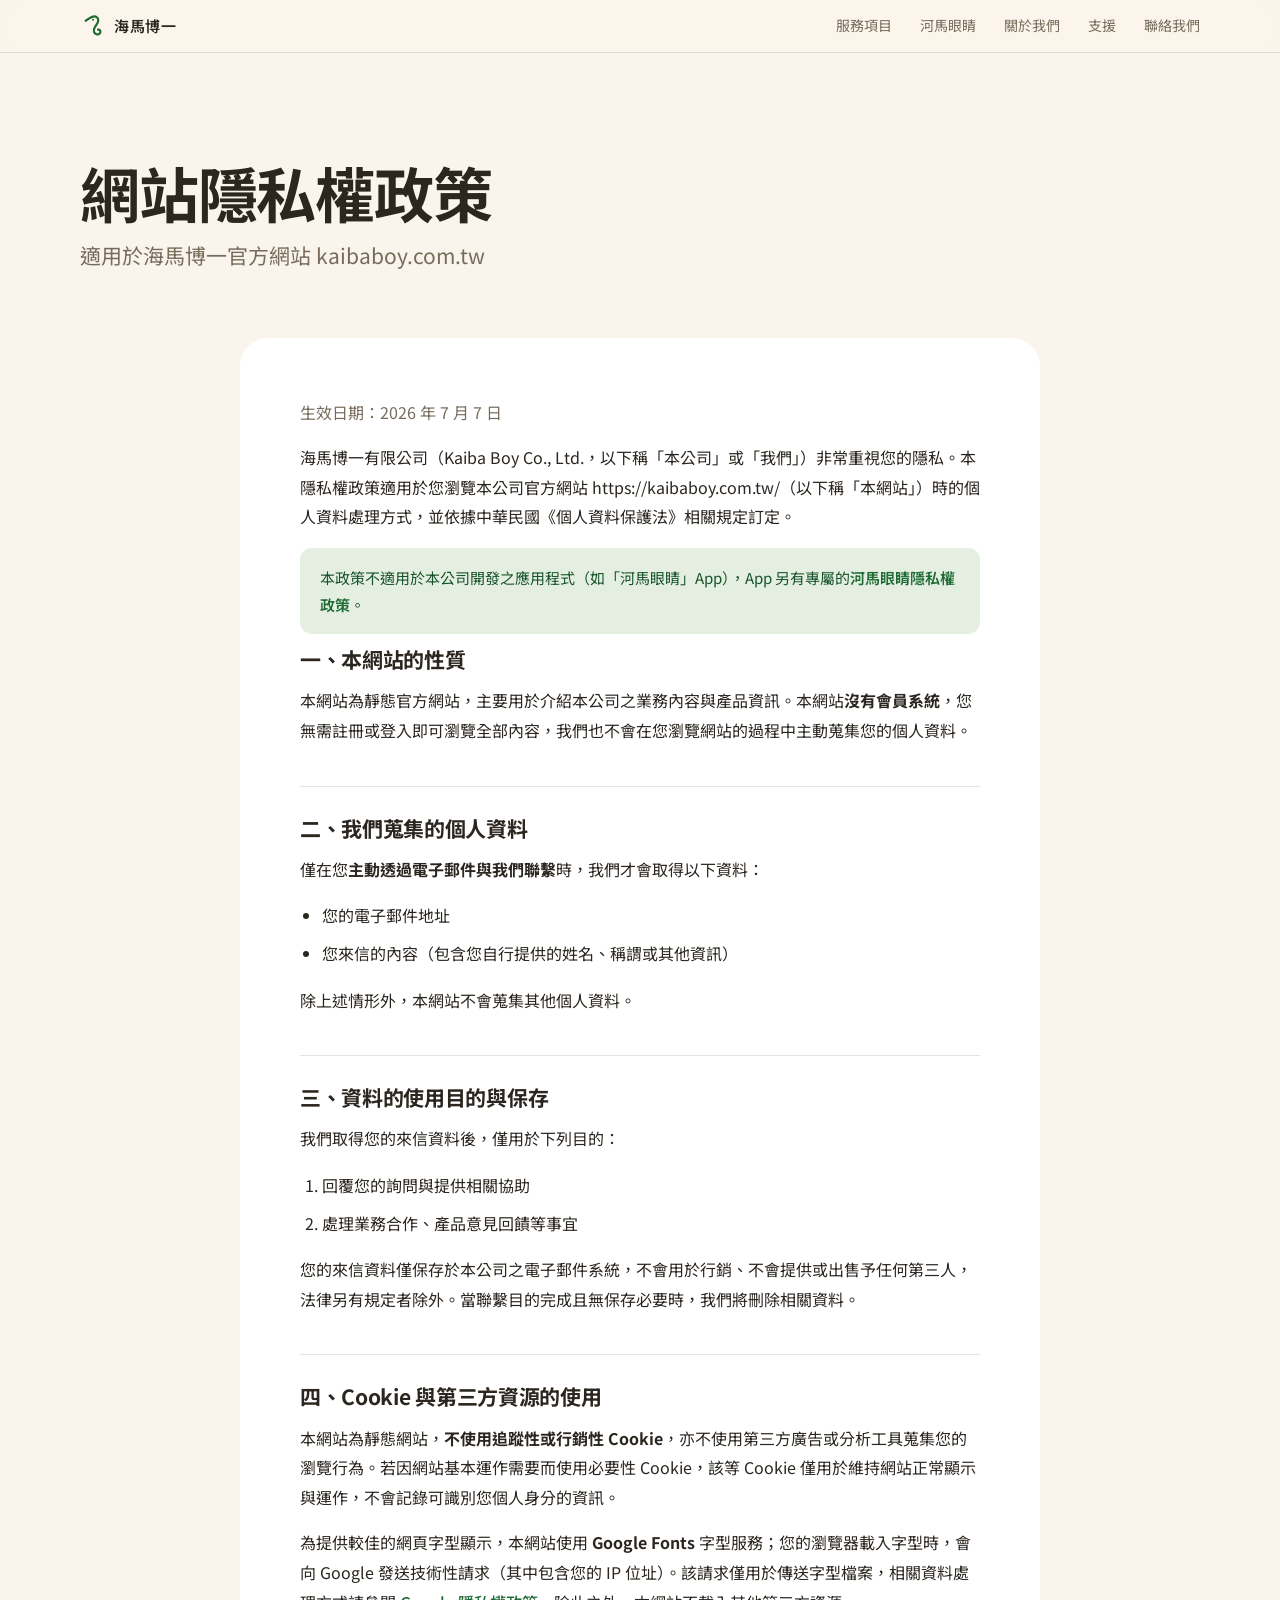
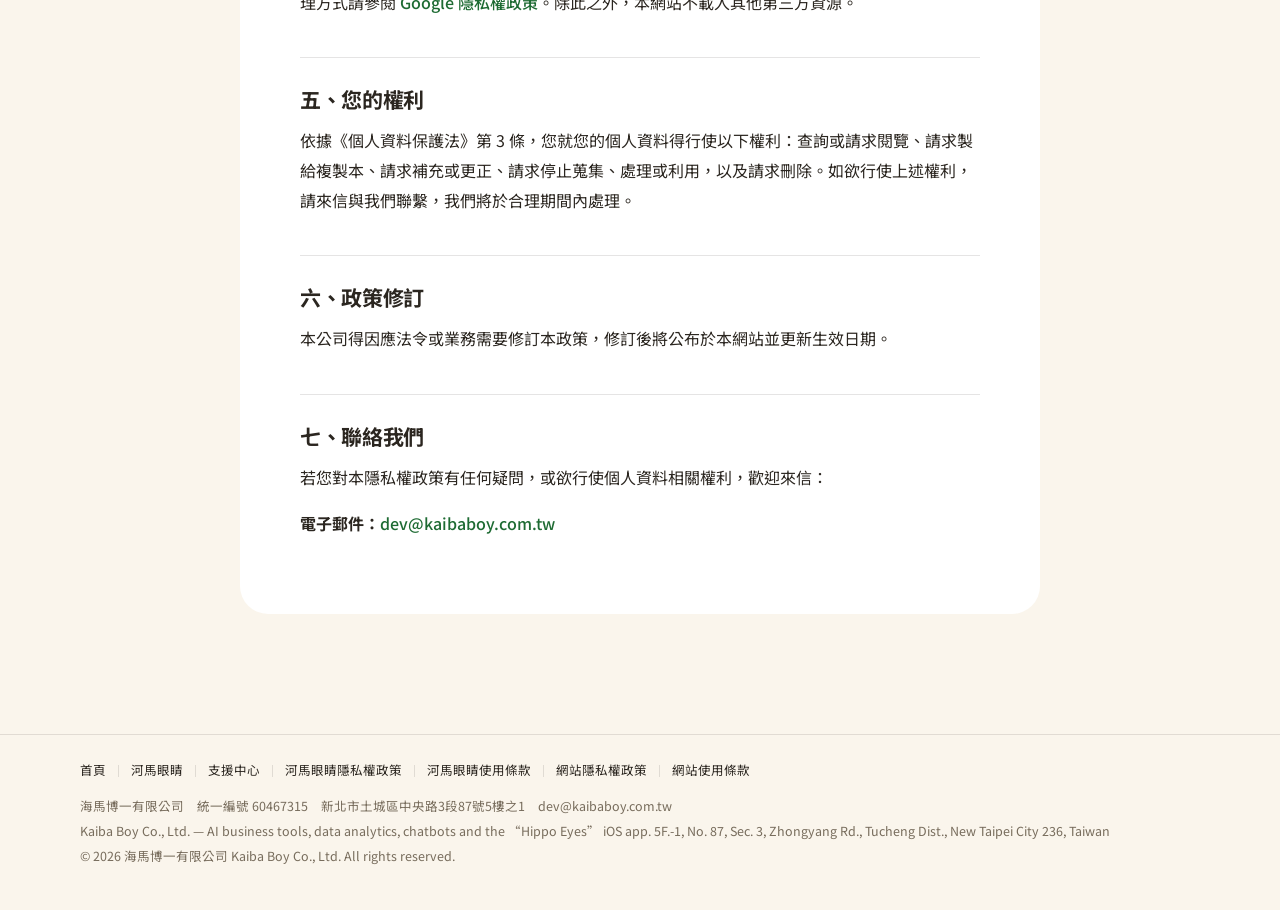
<file: privacy/index.html>
<!DOCTYPE html>
<html lang="zh-Hant-TW">
<head>
  <meta charset="UTF-8">
  <meta name="viewport" content="width=device-width, initial-scale=1.0">
  <meta name="theme-color" content="#FAF5EC">
  <title>網站隱私權政策｜海馬博一</title>
  <meta name="description" content="海馬博一官方網站 kaibaboy.com.tw 的隱私權政策：本網站為靜態官網，無會員系統，僅在您主動來信時取得聯絡資料。">
  <link rel="canonical" href="https://kaibaboy.com.tw/privacy/">
  <meta property="og:type" content="website">
  <meta property="og:title" content="網站隱私權政策｜海馬博一">
  <meta property="og:description" content="海馬博一官方網站的隱私權政策：靜態官網、無會員系統，僅在您主動來信時取得聯絡資料。">
  <meta property="og:url" content="https://kaibaboy.com.tw/privacy/">
  <meta property="og:locale" content="zh_TW">
  <meta property="og:image" content="https://kaibaboy.com.tw/assets/og-image.png">
  <link rel="icon" type="image/svg+xml" href="/assets/favicon.svg">
  <link rel="icon" type="image/png" sizes="32x32" href="/assets/favicon-32.png">
  <link rel="apple-touch-icon" href="/assets/apple-touch-icon.png">
  <link rel="preconnect" href="https://fonts.googleapis.com">
  <link rel="preconnect" href="https://fonts.gstatic.com" crossorigin>
  <link href="https://fonts.googleapis.com/css2?family=Noto+Sans+TC:wght@400;500;600;700&family=Noto+Serif+TC:wght@700;900&display=swap" rel="stylesheet">
  <link rel="stylesheet" href="/assets/css/style.css">
</head>
<body>

<a class="skip-link" href="#main">跳到主要內容</a>
<header class="site-header">
  <div class="container">
    <a class="brand" href="/">
      <svg class="logo-mark" viewBox="0 0 64 64" xmlns="http://www.w3.org/2000/svg" aria-hidden="true"><g transform="translate(4 1)"><path d="M 10 18 C 16 14, 21 10, 28 8 C 35 6, 41 10, 41 17 C 41 24, 36 28, 33 33 C 30 37.5, 29 41, 30.5 45.5 C 32.5 51.5, 40 54, 44.5 49.5 C 48 45.5, 46 39, 40.5 40" fill="none" stroke="#1E6B33" stroke-width="5.5" stroke-linecap="round"/><circle cx="28" cy="15.5" r="2.5" fill="#1E6B33"/></g></svg>
      <span class="brand-text">海馬博一</span>
    </a>
    <button class="nav-toggle" aria-label="開啟選單" aria-expanded="false">
      <svg viewBox="0 0 24 24" fill="none" stroke="currentColor" stroke-width="2" stroke-linecap="round"><path d="M4 8h16M4 16h16"/></svg>
    </button>
    <nav class="site-nav" aria-label="主選單">
      <a href="/#services">服務項目</a>
      <a href="/hippo-eyes/">河馬眼睛</a>
      <a href="/#about">關於我們</a>
      <a href="/support/">支援</a>
      <a href="/#contact">聯絡我們</a>
    </nav>
  </div>
</header>

<main id="main">
  <section class="page-hero">
    <div class="container">
      <h1>網站隱私權政策</h1>
      <p>適用於海馬博一官方網站 kaibaboy.com.tw</p>
    </div>
  </section>

  <section class="section">
    <div class="container">
      <article class="prose">
        <p class="doc-meta">生效日期：2026 年 7 月 7 日</p>

        <p>海馬博一有限公司（Kaiba Boy Co., Ltd.，以下稱「本公司」或「我們」）非常重視您的隱私。本隱私權政策適用於您瀏覽本公司官方網站 https://kaibaboy.com.tw/（以下稱「本網站」）時的個人資料處理方式，並依據中華民國《個人資料保護法》相關規定訂定。</p>
        <div class="callout">本政策不適用於本公司開發之應用程式（如「河馬眼睛」App），App 另有專屬的<a href="/hippo-eyes/privacy/">河馬眼睛隱私權政策</a>。</div>

        <h2>一、本網站的性質</h2>
        <p>本網站為靜態官方網站，主要用於介紹本公司之業務內容與產品資訊。本網站<strong>沒有會員系統</strong>，您無需註冊或登入即可瀏覽全部內容，我們也不會在您瀏覽網站的過程中主動蒐集您的個人資料。</p>

        <h2>二、我們蒐集的個人資料</h2>
        <p>僅在您<strong>主動透過電子郵件與我們聯繫</strong>時，我們才會取得以下資料：</p>
        <ul>
          <li>您的電子郵件地址</li>
          <li>您來信的內容（包含您自行提供的姓名、稱謂或其他資訊）</li>
        </ul>
        <p>除上述情形外，本網站不會蒐集其他個人資料。</p>

        <h2>三、資料的使用目的與保存</h2>
        <p>我們取得您的來信資料後，僅用於下列目的：</p>
        <ol>
          <li>回覆您的詢問與提供相關協助</li>
          <li>處理業務合作、產品意見回饋等事宜</li>
        </ol>
        <p>您的來信資料僅保存於本公司之電子郵件系統，不會用於行銷、不會提供或出售予任何第三人，法律另有規定者除外。當聯繫目的完成且無保存必要時，我們將刪除相關資料。</p>

        <h2>四、Cookie 與第三方資源的使用</h2>
        <p>本網站為靜態網站，<strong>不使用追蹤性或行銷性 Cookie</strong>，亦不使用第三方廣告或分析工具蒐集您的瀏覽行為。若因網站基本運作需要而使用必要性 Cookie，該等 Cookie 僅用於維持網站正常顯示與運作，不會記錄可識別您個人身分的資訊。</p>
        <p>為提供較佳的網頁字型顯示，本網站使用 <strong>Google Fonts</strong> 字型服務；您的瀏覽器載入字型時，會向 Google 發送技術性請求（其中包含您的 IP 位址）。該請求僅用於傳送字型檔案，相關資料處理方式請參閱 <a href="https://policies.google.com/privacy" rel="noopener" target="_blank">Google 隱私權政策</a>。除此之外，本網站不載入其他第三方資源。</p>

        <h2>五、您的權利</h2>
        <p>依據《個人資料保護法》第 3 條，您就您的個人資料得行使以下權利：查詢或請求閱覽、請求製給複製本、請求補充或更正、請求停止蒐集、處理或利用，以及請求刪除。如欲行使上述權利，請來信與我們聯繫，我們將於合理期間內處理。</p>

        <h2>六、政策修訂</h2>
        <p>本公司得因應法令或業務需要修訂本政策，修訂後將公布於本網站並更新生效日期。</p>

        <h2>七、聯絡我們</h2>
        <p>若您對本隱私權政策有任何疑問，或欲行使個人資料相關權利，歡迎來信：</p>
        <p><strong>電子郵件：<a href="mailto:dev@kaibaboy.com.tw">dev@kaibaboy.com.tw</a></strong></p>
      </article>
    </div>
  </section>
</main>

<footer class="site-footer">
  <div class="container">
    <nav class="footer-links" aria-label="頁尾選單">
      <a href="/">首頁</a><a href="/hippo-eyes/">河馬眼睛</a><a href="/support/">支援中心</a><a href="/hippo-eyes/privacy/">河馬眼睛隱私權政策</a><a href="/hippo-eyes/terms/">河馬眼睛使用條款</a><a href="/privacy/">網站隱私權政策</a><a href="/terms/">網站使用條款</a>
    </nav>
    <p class="footer-legal">海馬博一有限公司　統一編號 60467315　新北市土城區中央路3段87號5樓之1　<a href="mailto:dev@kaibaboy.com.tw">dev@kaibaboy.com.tw</a></p>
    <p class="footer-legal" lang="en">Kaiba Boy Co., Ltd. — AI business tools, data analytics, chatbots and the “Hippo Eyes” iOS app. 5F.-1, No. 87, Sec. 3, Zhongyang Rd., Tucheng Dist., New Taipei City 236, Taiwan</p>
    <p class="footer-legal">© <span data-year>2026</span> 海馬博一有限公司 Kaiba Boy Co., Ltd. All rights reserved.</p>
  </div>
</footer>

<script src="/assets/js/main.js"></script>
</body>
</html>
</file>
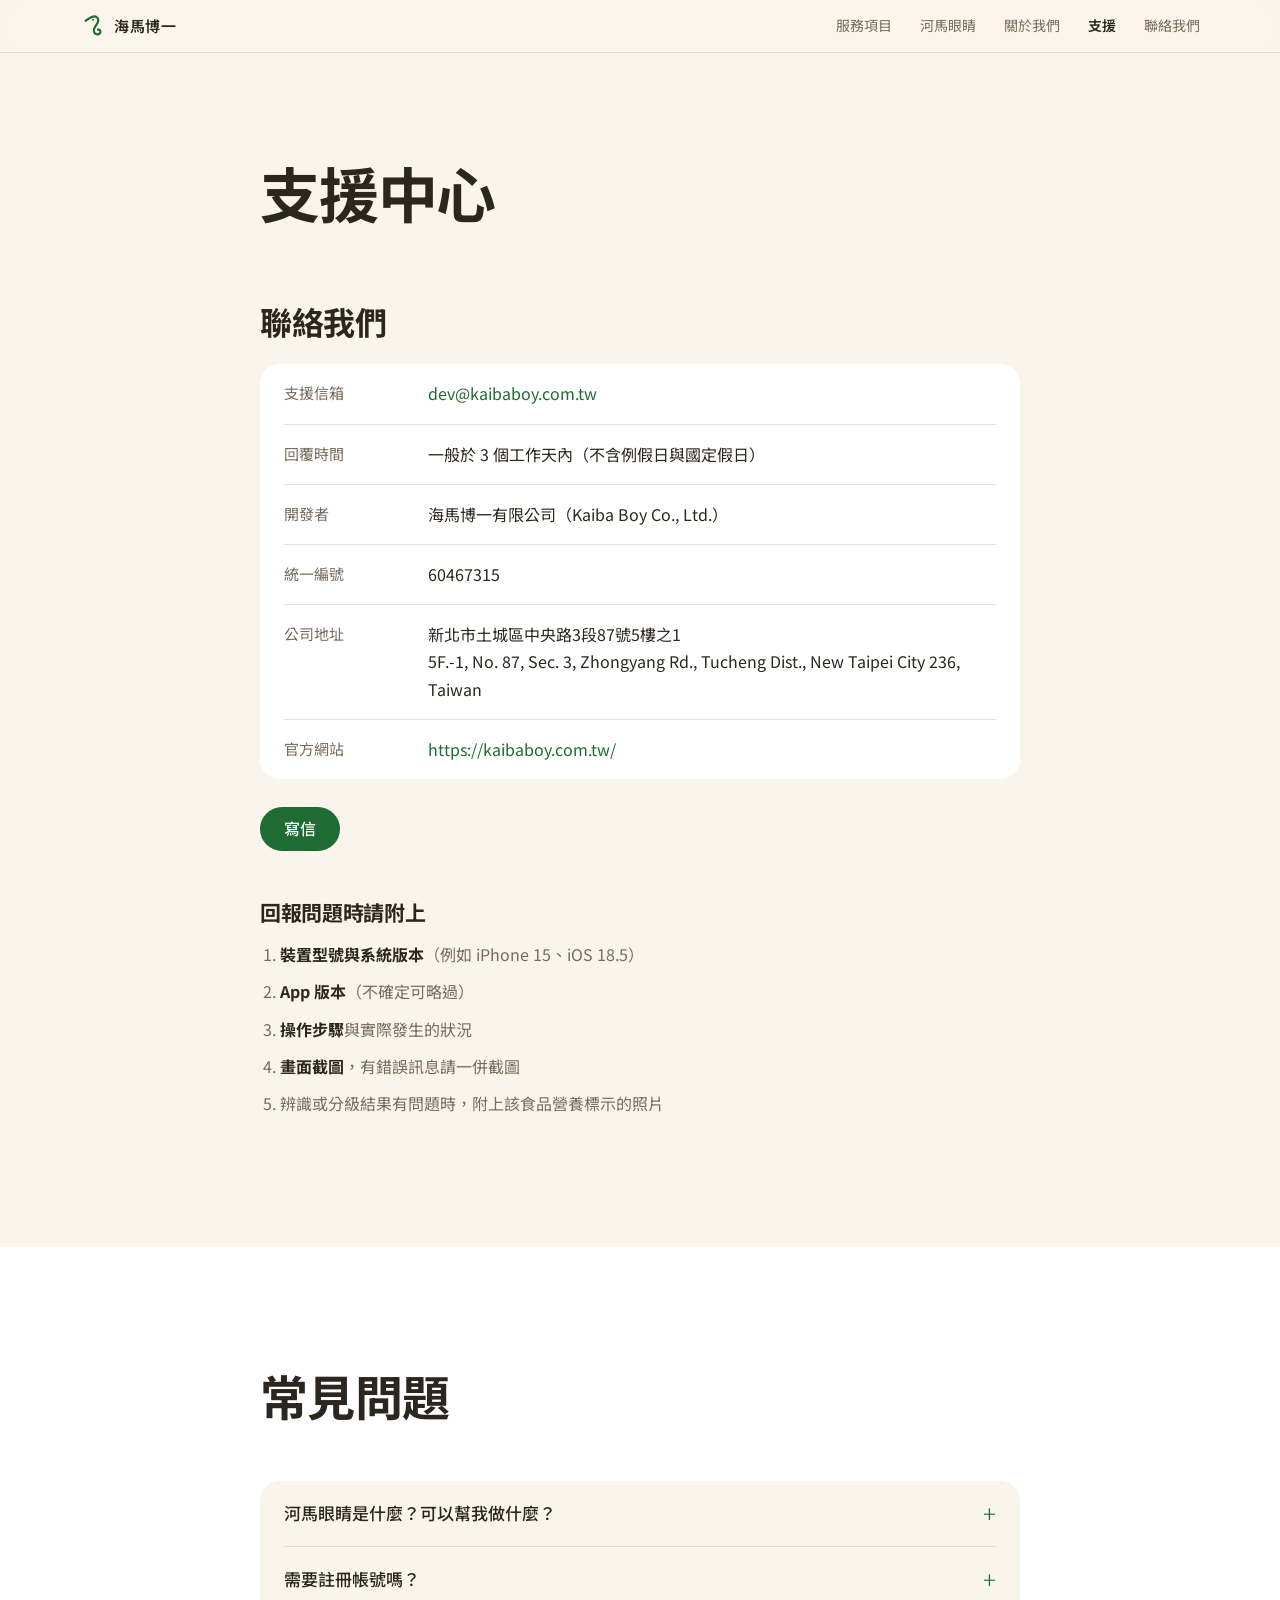
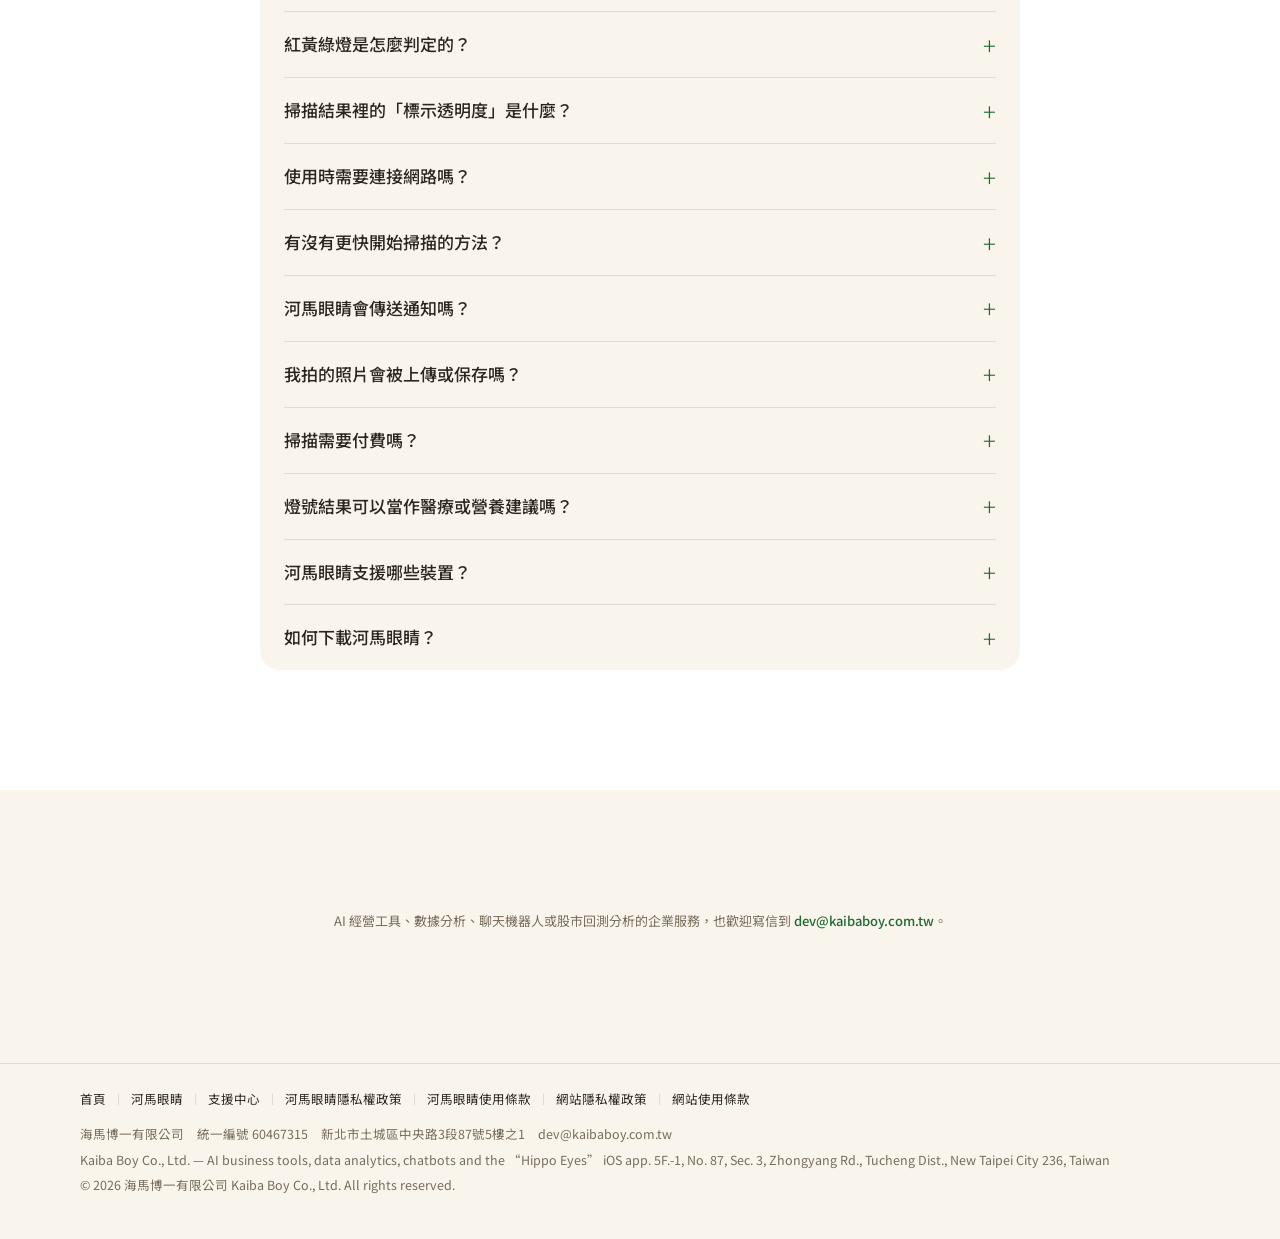
<file: support/index.html>
<!DOCTYPE html>
<html lang="zh-Hant-TW">
<head>
  <meta charset="UTF-8">
  <meta name="viewport" content="width=device-width, initial-scale=1.0">
  <meta name="theme-color" content="#FAF5EC">
  <title>支援中心｜河馬眼睛 App 支援與常見問題｜海馬博一</title>
  <meta name="description" content="海馬博一支援中心：河馬眼睛 App 的聯絡方式、問題回報與常見問題（FAQ）。支援信箱 dev@kaibaboy.com.tw，一般於 3 個工作天內回覆。">
  <link rel="canonical" href="https://kaibaboy.com.tw/support/">
  <meta property="og:type" content="website">
  <meta property="og:title" content="支援中心｜河馬眼睛 App 支援與常見問題">
  <meta property="og:description" content="河馬眼睛 App 的聯絡方式、問題回報與常見問題。支援信箱 dev@kaibaboy.com.tw。">
  <meta property="og:url" content="https://kaibaboy.com.tw/support/">
  <meta property="og:locale" content="zh_TW">
  <meta property="og:image" content="https://kaibaboy.com.tw/assets/og-image.png">
  <link rel="icon" type="image/svg+xml" href="/assets/favicon.svg">
  <link rel="icon" type="image/png" sizes="32x32" href="/assets/favicon-32.png">
  <link rel="apple-touch-icon" href="/assets/apple-touch-icon.png">
  <link rel="preconnect" href="https://fonts.googleapis.com">
  <link rel="preconnect" href="https://fonts.gstatic.com" crossorigin>
  <link href="https://fonts.googleapis.com/css2?family=Noto+Sans+TC:wght@400;500;600;700&family=Noto+Serif+TC:wght@700;900&display=swap" rel="stylesheet">
  <link rel="stylesheet" href="/assets/css/style.css">
</head>
<body>

<a class="skip-link" href="#main">跳到主要內容</a>
<header class="site-header">
  <div class="container">
    <a class="brand" href="/">
      <svg class="logo-mark" viewBox="0 0 64 64" xmlns="http://www.w3.org/2000/svg" aria-hidden="true"><g transform="translate(4 1)"><path d="M 10 18 C 16 14, 21 10, 28 8 C 35 6, 41 10, 41 17 C 41 24, 36 28, 33 33 C 30 37.5, 29 41, 30.5 45.5 C 32.5 51.5, 40 54, 44.5 49.5 C 48 45.5, 46 39, 40.5 40" fill="none" stroke="#1E6B33" stroke-width="5.5" stroke-linecap="round"/><circle cx="28" cy="15.5" r="2.5" fill="#1E6B33"/></g></svg>
      <span class="brand-text">海馬博一</span>
    </a>
    <button class="nav-toggle" aria-label="開啟選單" aria-expanded="false">
      <svg viewBox="0 0 24 24" fill="none" stroke="currentColor" stroke-width="2" stroke-linecap="round"><path d="M4 8h16M4 16h16"/></svg>
    </button>
    <nav class="site-nav" aria-label="主選單">
      <a href="/#services">服務項目</a>
      <a href="/hippo-eyes/">河馬眼睛</a>
      <a href="/#about">關於我們</a>
      <a href="/support/">支援</a>
      <a href="/#contact">聯絡我們</a>
    </nav>
  </div>
</header>

<main id="main">
  <section class="page-hero">
    <div class="container narrow">
      <h1>支援中心</h1>
    </div>
  </section>

  <section class="section">
    <div class="container narrow">
      <h2 class="section-title small">聯絡我們</h2>
      <dl class="info-list">
        <div><dt>支援信箱</dt><dd><a href="mailto:dev@kaibaboy.com.tw">dev@kaibaboy.com.tw</a></dd></div>
        <div><dt>回覆時間</dt><dd>一般於 3 個工作天內（不含例假日與國定假日）</dd></div>
        <div><dt>開發者</dt><dd>海馬博一有限公司（Kaiba Boy Co., Ltd.）</dd></div>
        <div><dt>統一編號</dt><dd>60467315</dd></div>
        <div><dt>公司地址</dt><dd>新北市土城區中央路3段87號5樓之1<br><span lang="en">5F.-1, No. 87, Sec. 3, Zhongyang Rd., Tucheng Dist., New Taipei City 236, Taiwan</span></dd></div>
        <div><dt>官方網站</dt><dd><a href="https://kaibaboy.com.tw/">https://kaibaboy.com.tw/</a></dd></div>
      </dl>
      <a class="btn btn-primary" href="mailto:dev@kaibaboy.com.tw">寫信</a>

      <h3 class="sub">回報問題時請附上</h3>
      <ol class="plain-list">
        <li><strong>裝置型號與系統版本</strong>（例如 iPhone 15、iOS 18.5）</li>
        <li><strong>App 版本</strong>（不確定可略過）</li>
        <li><strong>操作步驟</strong>與實際發生的狀況</li>
        <li><strong>畫面截圖</strong>，有錯誤訊息請一併截圖</li>
        <li>辨識或分級結果有問題時，附上該食品營養標示的照片</li>
      </ol>
    </div>
  </section>

  <section class="section alt" id="faq">
    <div class="container narrow">
      <h2 class="section-title">常見問題</h2>
      <div class="faq-list">
        <details class="faq-item">
          <summary>河馬眼睛是什麼？可以幫我做什麼？</summary>
          <div class="faq-body"><p>河馬眼睛是海馬博一推出的 iPhone App，已在 App Store 上架（另有功能對齊的網頁版）。用手機拍下食品包裝背面的成分表與營養標示（或從相簿選取照片），AI 會自動辨識全部成分，以紅、黃、綠燈三級燈號與逐項成分風險說明呈現，還能依您與家人設定的過敏原清單逐項提醒，並推薦更安心的綠燈替代品，作為日常選購的參考工具。</p></div>
        </details>
        <details class="faq-item">
          <summary>需要註冊帳號嗎？</summary>
          <div class="faq-body"><p>需要。掃描與個人化功能（過敏原提醒、掃描紀錄、收藏）需要帳號，讓您的紀錄能在裝置間同步。iOS App 提供三種登入方式：Email 註冊、Google 帳號登入，以及「使用 Apple 帳號登入」——選擇 Apple 登入時可勾選「隱藏我的電子郵件」，我們只會收到 Apple 產生的私密轉寄位址（網頁版目前支援 Email 與 Google 兩種）。部分公開內容（如綠燈清單網頁版）不需登入即可瀏覽。帳號資料的處理方式請見<a href="/hippo-eyes/privacy/">河馬眼睛隱私權政策</a>。</p></div>
        </details>
        <details class="faq-item">
          <summary>紅黃綠燈是怎麼判定的？</summary>
          <div class="faq-body"><p>燈號由 AI 模型依本公司設計的評級規則綜合判讀，採「添加物優先、營養其次」原則：含人工甜味劑、合成色素、氫化油脂等高風險添加物給紅燈；含防腐劑、未標明的「香料」等需留意成分，或營養標示依 Nutri-Score（2023 版）算出的營養分級為 D、E 級時給黃燈；成分單純且營養分級在 A 到 C 級才給綠燈。營養再差最多只會讓燈號變黃，紅燈只留給高風險成分。只要含酒就是紅燈，包括用了米酒、味醂，或醬油、香草精裡含酒精的食品；照片沒拍到成分表時無法確認添加物，會先給黃燈並請您補拍；沒拍到營養標示時，這次只看成分，結果中也會提醒您。AI 判讀完成後，系統還會以程式再核對一次：人工甜味劑、合成色素、氫化油脂與含酒的成分一經辨識就判為紅燈，未標明內容的「香料」至少判為黃燈，AI 寫出的「含味精」「香料未展開」這類說法也必須在成分清單找得到根據。規則設計參考衛福部及相關公開衛教資訊的紅綠燈概念，詳見<a href="/hippo-eyes/#standard">紅黃綠燈分級標準說明</a>。</p></div>
        </details>
        <details class="faq-item">
          <summary>掃描結果裡的「標示透明度」是什麼？</summary>
          <div class="faq-body"><p>那是燈號之外的第二個判讀：AI 會回頭檢查這張標示本身寫得夠不夠清楚，例如成分疑似沒有列完、包裝上的宣稱與成分互相矛盾、關鍵資訊沒有標示、只寫「香料」而沒有展開內容，或只是行銷話術；沒有發現疑點時，則會標記為「標示完整透明」。<strong>標示透明度與紅黃綠燈是各自獨立的兩件事</strong>——標示寫得完整的商品不一定是綠燈，紅燈商品的標示也可能毫無疑點，請分開參考。此判讀同樣由 AI 依包裝照片（綠燈清單則依收錄的成分表）產生，僅供參考，完整標示請以實際包裝與官方資訊為準。</p></div>
        </details>
        <details class="faq-item">
          <summary>使用時需要連接網路嗎？</summary>
          <div class="faq-body"><p>需要。成分辨識由伺服器端的 AI 模型進行，掃描時必須連接網路；離線時無法掃描，但仍可瀏覽已載入的內容。</p></div>
        </details>
        <details class="faq-item">
          <summary>有沒有更快開始掃描的方法？</summary>
          <div class="faq-body"><p>iPhone App 有三種捷徑：把「開始掃描」小工具加到主畫面；對 Siri 說「用河馬眼睛開始掃描」；或在照片 App（或其他能分享圖片的 App）打開成分表照片，按「分享」→「河馬眼睛」，App 會直接開始分析那張照片。網頁版則可以安裝到手機主畫面，像 App 一樣開啟。</p></div>
        </details>
        <details class="faq-item">
          <summary>河馬眼睛會傳送通知嗎？</summary>
          <div class="faq-body"><p>iPhone App 會在您第一次成功掃描後，詢問是否允許通知。允許後，您會收到掃描在背景完成的提醒、每天晚上的食安文章提醒、每週日的一週掃描回顧，以及系統公告與問題回報回覆的推播，未讀通知數也會顯示在 App 圖示上。每日提醒與一週回顧可在 App 帳戶頁的「食安文章提醒」關閉；所有通知都可在 iPhone「設定 → 通知 → 河馬眼睛」關閉，不影響掃描功能。網頁版目前不會傳送推播通知。</p></div>
        </details>
        <details class="faq-item">
          <summary>我拍的照片會被上傳或保存嗎？</summary>
          <div class="faq-body"><p>會。照片會以加密連線上傳至伺服器進行 AI 辨識，分析完成後與結果一併保存在您帳號的雲端掃描紀錄中，方便您回顧查詢；照片以不可猜測的專屬連結儲存，綠燈清單等公開內容不會顯示您的身分與原始照片。只有在您主動分享某筆結果時，分享頁才會顯示那次的照片（另存的副本），但不會顯示您的帳號、顯示名稱與過敏原設定。您可於 iOS App（帳戶 → 掃描紀錄）或網頁版逐筆刪除掃描紀錄（分享的照片副本會一併刪除），也可於 App 內直接刪除整個帳號，或來信請求刪除。我們不會出售您的影像，也不會將其用於廣告。詳情請見<a href="/hippo-eyes/privacy/">河馬眼睛隱私權政策</a>。</p></div>
        </details>
        <details class="faq-item">
          <summary>掃描需要付費嗎？</summary>
          <div class="faq-body"><p>App 免費下載，目前每天有 5 次掃描額度，不需使用點數；超過後每次掃描使用 1 點（點數可在 App 內購買，也能透過邀請好友、閱讀食安文章取得），或訂閱 Hippo Plus——訂閱期間無限掃描（不消耗點數），並可使用家庭檔案（為最多 3 位家人各自建立過敏原與避免清單）、成分深入解說、替代品依通路篩選、分類排行榜全部分類，以及掃描結果的「成分與營養」卡。綠燈清單、替代品推薦與排行榜前三類則是所有使用者都能使用，不需訂閱。訂閱與點數包透過 Apple 應用程式內購買（僅限 iOS App 內），實際方案與價格以 App 內顯示為準。</p></div>
        </details>
        <details class="faq-item">
          <summary>燈號結果可以當作醫療或營養建議嗎？</summary>
          <div class="faq-body"><p>不行。燈號由 AI 模型依本公司設計的評級規則判讀，規則設計參考公開衛教資訊，僅供選購時的一般性參考，不構成醫療、營養治療或疾病預防之建議。紅燈也不代表該食品不安全或不合法，僅表示含有建議留意的成分。不同年齡與健康狀況的營養需求不同，有特殊飲食需求（如糖尿病、腎臟病、高血壓）者，請諮詢醫師或營養師。</p></div>
        </details>
        <details class="faq-item">
          <summary>河馬眼睛支援哪些裝置？</summary>
          <div class="faq-body"><p>iOS App 支援配備相機、iOS 17.0 以上的 iPhone（不含 iPad 專屬版本）。另提供功能對齊的網頁版（app.littlehippobread.com.tw），可於手機或電腦瀏覽器使用並安裝至主畫面；Android 使用者可透過網頁版使用，原生 Android App 目前尚無確定時程。</p></div>
        </details>
        <details class="faq-item">
          <summary>如何下載河馬眼睛？</summary>
          <div class="faq-body"><p>iPhone 用戶請至 <a href="https://apps.apple.com/app/apple-store/id6789447915?pt=129139566&ct=site-support-faq&mt=8" target="_blank" rel="noopener">App Store</a> 搜尋「河馬眼睛」或直接點選連結下載（需 iOS 17 以上）。Android 與電腦用戶可使用功能對齊的<a href="https://app.littlehippobread.com.tw/" target="_blank" rel="noopener">網頁版</a>，並可安裝到主畫面。如有合作或試用需求，歡迎來信 <a href="mailto:dev@kaibaboy.com.tw">dev@kaibaboy.com.tw</a>。</p></div>
        </details>
      </div>
    </div>
  </section>

  <section class="section">
    <div class="container narrow center">
      <p class="fine">AI 經營工具、數據分析、聊天機器人或股市回測分析的企業服務，也歡迎寫信到 <a href="mailto:dev@kaibaboy.com.tw">dev@kaibaboy.com.tw</a>。</p>
    </div>
  </section>
</main>

<footer class="site-footer">
  <div class="container">
    <nav class="footer-links" aria-label="頁尾選單">
      <a href="/">首頁</a><a href="/hippo-eyes/">河馬眼睛</a><a href="/support/">支援中心</a><a href="/hippo-eyes/privacy/">河馬眼睛隱私權政策</a><a href="/hippo-eyes/terms/">河馬眼睛使用條款</a><a href="/privacy/">網站隱私權政策</a><a href="/terms/">網站使用條款</a>
    </nav>
    <p class="footer-legal">海馬博一有限公司　統一編號 60467315　新北市土城區中央路3段87號5樓之1　<a href="mailto:dev@kaibaboy.com.tw">dev@kaibaboy.com.tw</a></p>
    <p class="footer-legal" lang="en">Kaiba Boy Co., Ltd. — AI business tools, data analytics, chatbots and the “Hippo Eyes” iOS app. 5F.-1, No. 87, Sec. 3, Zhongyang Rd., Tucheng Dist., New Taipei City 236, Taiwan</p>
    <p class="footer-legal">© <span data-year>2026</span> 海馬博一有限公司 Kaiba Boy Co., Ltd. All rights reserved.</p>
  </div>
</footer>

<script src="/assets/js/main.js"></script>
</body>
</html>
</file>
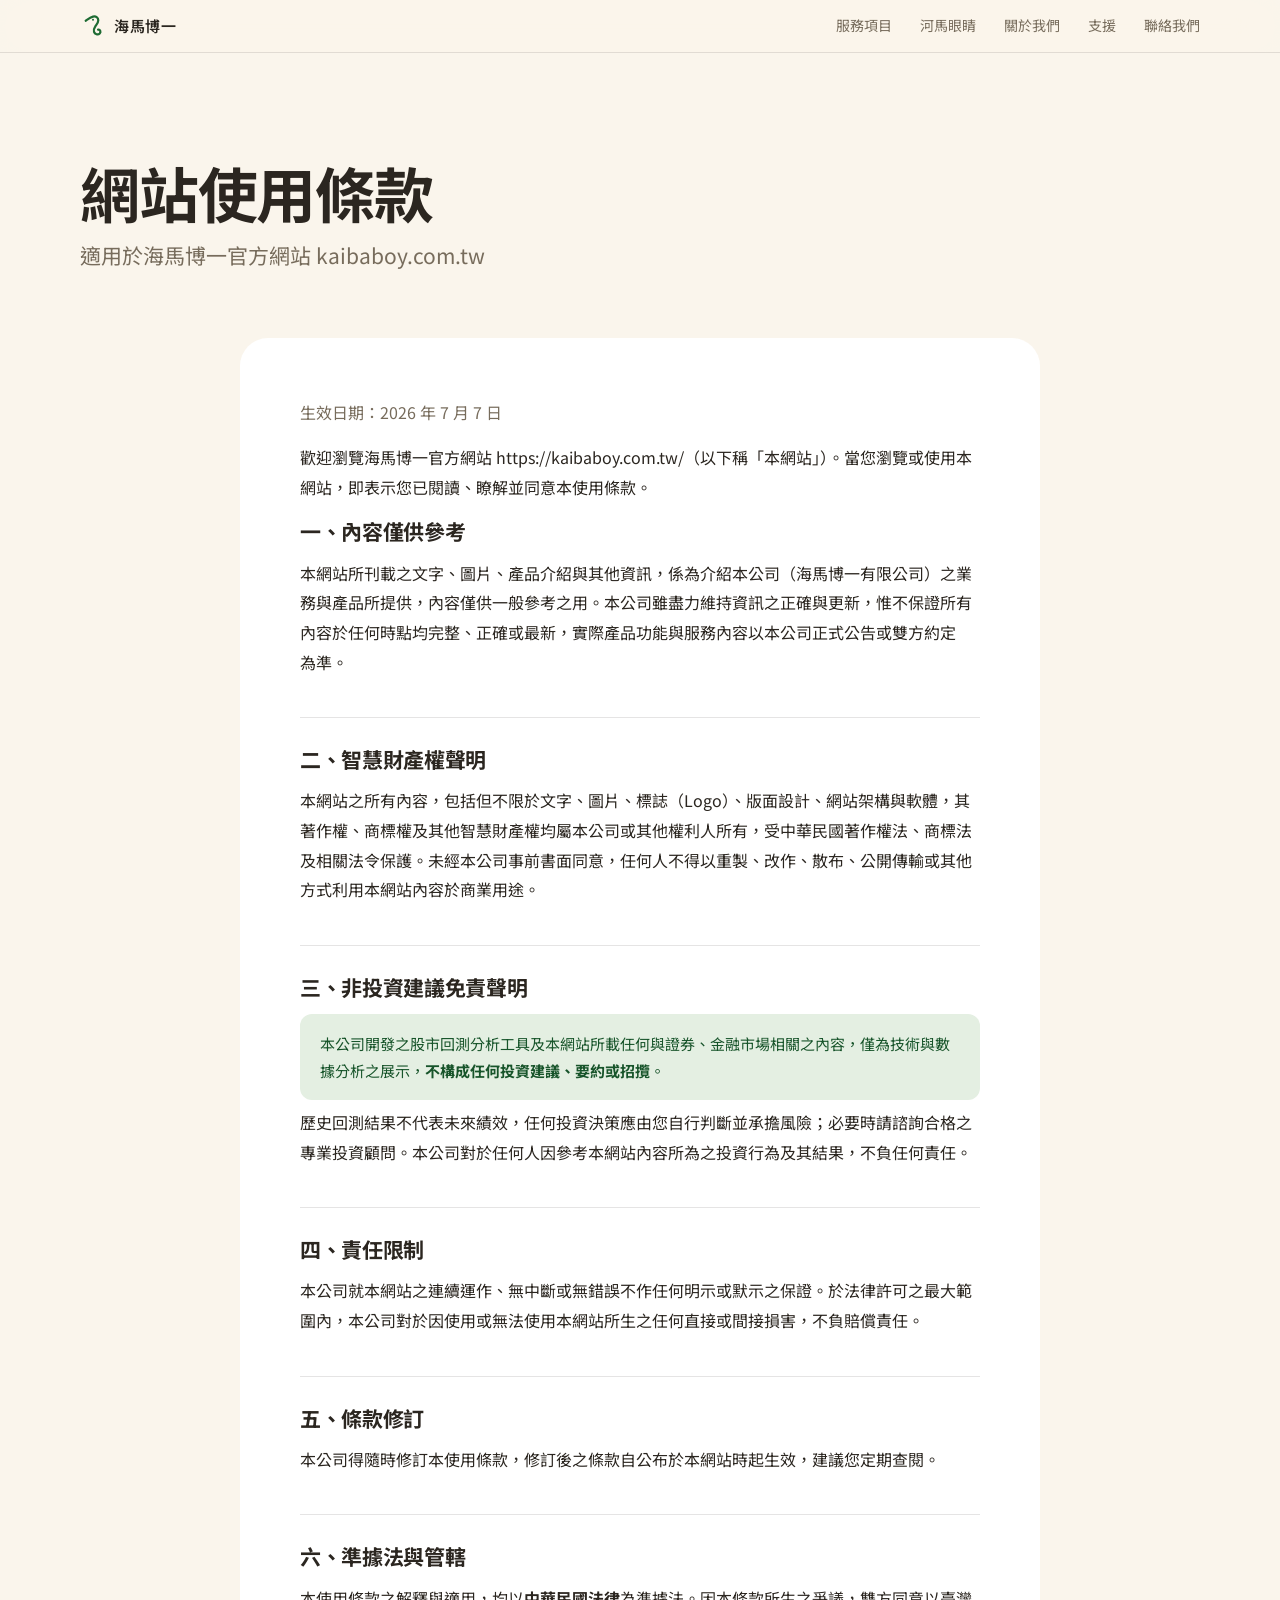
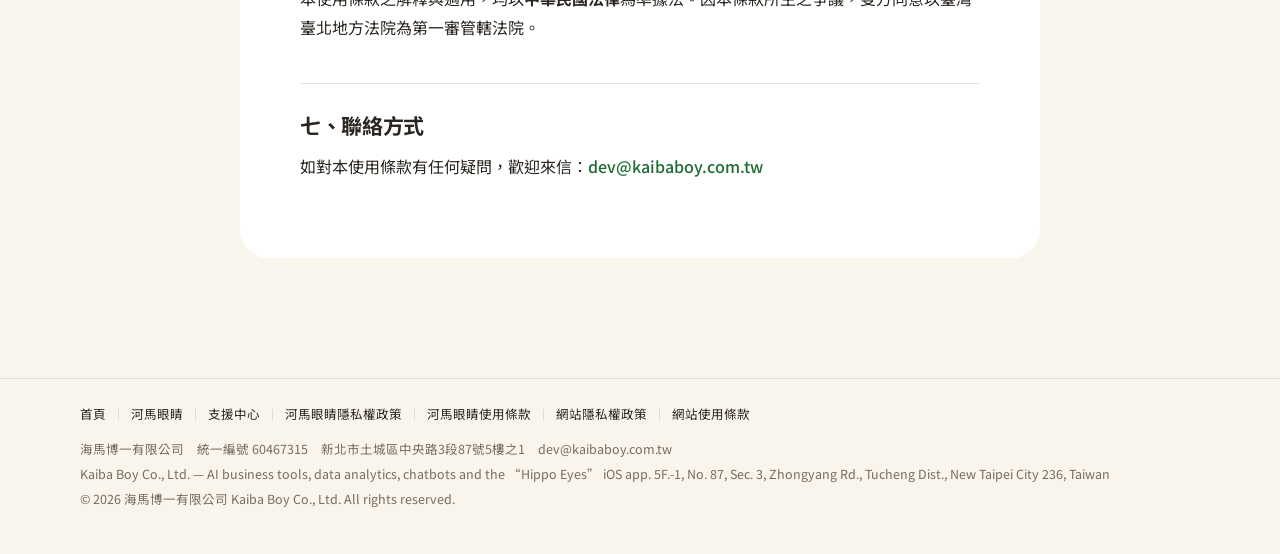
<file: terms/index.html>
<!DOCTYPE html>
<html lang="zh-Hant-TW">
<head>
  <meta charset="UTF-8">
  <meta name="viewport" content="width=device-width, initial-scale=1.0">
  <meta name="theme-color" content="#FAF5EC">
  <title>網站使用條款｜海馬博一</title>
  <meta name="description" content="海馬博一官方網站 kaibaboy.com.tw 的使用條款，包含智慧財產權聲明與非投資建議免責聲明。">
  <link rel="canonical" href="https://kaibaboy.com.tw/terms/">
  <meta property="og:type" content="website">
  <meta property="og:title" content="網站使用條款｜海馬博一">
  <meta property="og:description" content="海馬博一官方網站的使用條款，含智慧財產權聲明與非投資建議免責聲明。">
  <meta property="og:url" content="https://kaibaboy.com.tw/terms/">
  <meta property="og:locale" content="zh_TW">
  <meta property="og:image" content="https://kaibaboy.com.tw/assets/og-image.png">
  <link rel="icon" type="image/svg+xml" href="/assets/favicon.svg">
  <link rel="icon" type="image/png" sizes="32x32" href="/assets/favicon-32.png">
  <link rel="apple-touch-icon" href="/assets/apple-touch-icon.png">
  <link rel="preconnect" href="https://fonts.googleapis.com">
  <link rel="preconnect" href="https://fonts.gstatic.com" crossorigin>
  <link href="https://fonts.googleapis.com/css2?family=Noto+Sans+TC:wght@400;500;600;700&family=Noto+Serif+TC:wght@700;900&display=swap" rel="stylesheet">
  <link rel="stylesheet" href="/assets/css/style.css">
</head>
<body>

<a class="skip-link" href="#main">跳到主要內容</a>
<header class="site-header">
  <div class="container">
    <a class="brand" href="/">
      <svg class="logo-mark" viewBox="0 0 64 64" xmlns="http://www.w3.org/2000/svg" aria-hidden="true"><g transform="translate(4 1)"><path d="M 10 18 C 16 14, 21 10, 28 8 C 35 6, 41 10, 41 17 C 41 24, 36 28, 33 33 C 30 37.5, 29 41, 30.5 45.5 C 32.5 51.5, 40 54, 44.5 49.5 C 48 45.5, 46 39, 40.5 40" fill="none" stroke="#1E6B33" stroke-width="5.5" stroke-linecap="round"/><circle cx="28" cy="15.5" r="2.5" fill="#1E6B33"/></g></svg>
      <span class="brand-text">海馬博一</span>
    </a>
    <button class="nav-toggle" aria-label="開啟選單" aria-expanded="false">
      <svg viewBox="0 0 24 24" fill="none" stroke="currentColor" stroke-width="2" stroke-linecap="round"><path d="M4 8h16M4 16h16"/></svg>
    </button>
    <nav class="site-nav" aria-label="主選單">
      <a href="/#services">服務項目</a>
      <a href="/hippo-eyes/">河馬眼睛</a>
      <a href="/#about">關於我們</a>
      <a href="/support/">支援</a>
      <a href="/#contact">聯絡我們</a>
    </nav>
  </div>
</header>

<main id="main">
  <section class="page-hero">
    <div class="container">
      <h1>網站使用條款</h1>
      <p>適用於海馬博一官方網站 kaibaboy.com.tw</p>
    </div>
  </section>

  <section class="section">
    <div class="container">
      <article class="prose">
        <p class="doc-meta">生效日期：2026 年 7 月 7 日</p>

        <p>歡迎瀏覽海馬博一官方網站 https://kaibaboy.com.tw/（以下稱「本網站」）。當您瀏覽或使用本網站，即表示您已閱讀、瞭解並同意本使用條款。</p>

        <h2>一、內容僅供參考</h2>
        <p>本網站所刊載之文字、圖片、產品介紹與其他資訊，係為介紹本公司（海馬博一有限公司）之業務與產品所提供，內容僅供一般參考之用。本公司雖盡力維持資訊之正確與更新，惟不保證所有內容於任何時點均完整、正確或最新，實際產品功能與服務內容以本公司正式公告或雙方約定為準。</p>

        <h2>二、智慧財產權聲明</h2>
        <p>本網站之所有內容，包括但不限於文字、圖片、標誌（Logo）、版面設計、網站架構與軟體，其著作權、商標權及其他智慧財產權均屬本公司或其他權利人所有，受中華民國著作權法、商標法及相關法令保護。未經本公司事前書面同意，任何人不得以重製、改作、散布、公開傳輸或其他方式利用本網站內容於商業用途。</p>

        <h2>三、非投資建議免責聲明</h2>
        <div class="callout">本公司開發之股市回測分析工具及本網站所載任何與證券、金融市場相關之內容，僅為技術與數據分析之展示，<strong>不構成任何投資建議、要約或招攬</strong>。</div>
        <p>歷史回測結果不代表未來績效，任何投資決策應由您自行判斷並承擔風險；必要時請諮詢合格之專業投資顧問。本公司對於任何人因參考本網站內容所為之投資行為及其結果，不負任何責任。</p>

        <h2>四、責任限制</h2>
        <p>本公司就本網站之連續運作、無中斷或無錯誤不作任何明示或默示之保證。於法律許可之最大範圍內，本公司對於因使用或無法使用本網站所生之任何直接或間接損害，不負賠償責任。</p>

        <h2>五、條款修訂</h2>
        <p>本公司得隨時修訂本使用條款，修訂後之條款自公布於本網站時起生效，建議您定期查閱。</p>

        <h2>六、準據法與管轄</h2>
        <p>本使用條款之解釋與適用，均以<strong>中華民國法律</strong>為準據法。因本條款所生之爭議，雙方同意以臺灣臺北地方法院為第一審管轄法院。</p>

        <h2>七、聯絡方式</h2>
        <p>如對本使用條款有任何疑問，歡迎來信：<strong><a href="mailto:dev@kaibaboy.com.tw">dev@kaibaboy.com.tw</a></strong></p>
      </article>
    </div>
  </section>
</main>

<footer class="site-footer">
  <div class="container">
    <nav class="footer-links" aria-label="頁尾選單">
      <a href="/">首頁</a><a href="/hippo-eyes/">河馬眼睛</a><a href="/support/">支援中心</a><a href="/hippo-eyes/privacy/">河馬眼睛隱私權政策</a><a href="/hippo-eyes/terms/">河馬眼睛使用條款</a><a href="/privacy/">網站隱私權政策</a><a href="/terms/">網站使用條款</a>
    </nav>
    <p class="footer-legal">海馬博一有限公司　統一編號 60467315　新北市土城區中央路3段87號5樓之1　<a href="mailto:dev@kaibaboy.com.tw">dev@kaibaboy.com.tw</a></p>
    <p class="footer-legal" lang="en">Kaiba Boy Co., Ltd. — AI business tools, data analytics, chatbots and the “Hippo Eyes” iOS app. 5F.-1, No. 87, Sec. 3, Zhongyang Rd., Tucheng Dist., New Taipei City 236, Taiwan</p>
    <p class="footer-legal">© <span data-year>2026</span> 海馬博一有限公司 Kaiba Boy Co., Ltd. All rights reserved.</p>
  </div>
</footer>

<script src="/assets/js/main.js"></script>
</body>
</html>
</file>
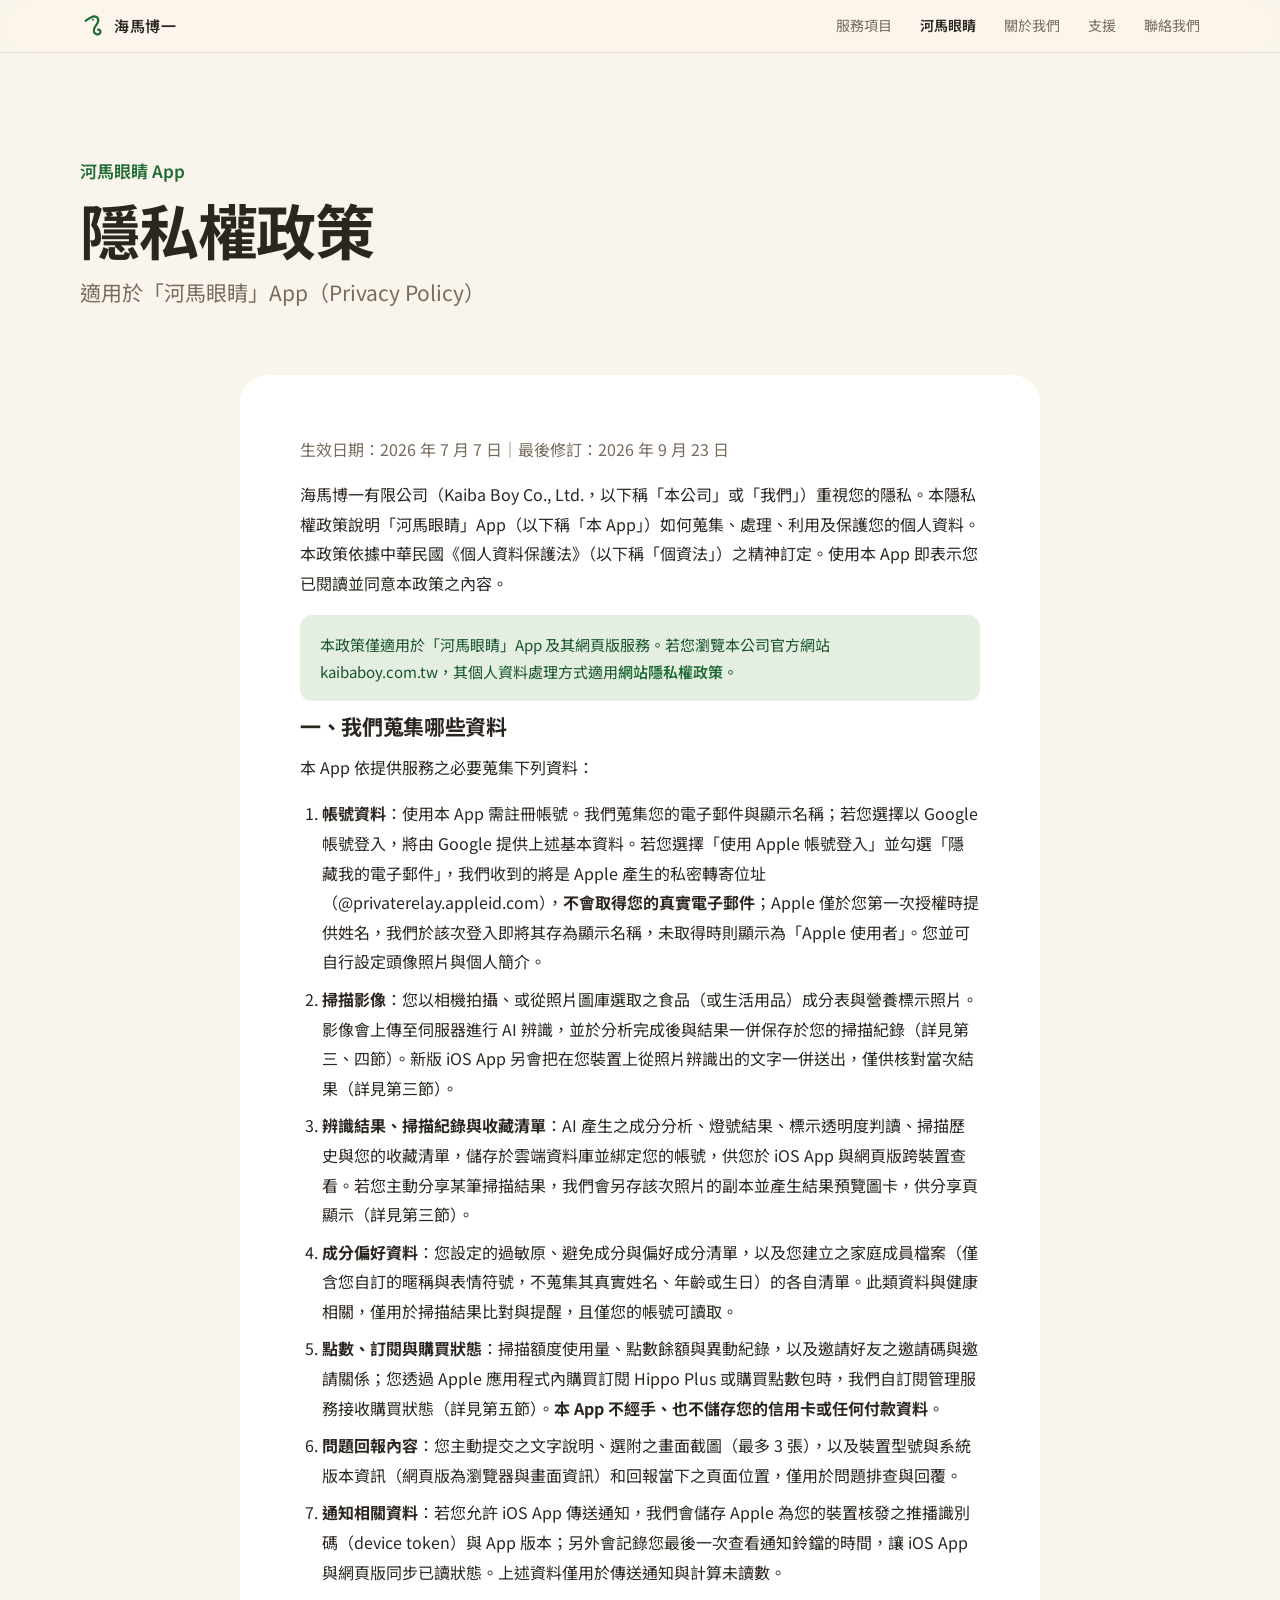
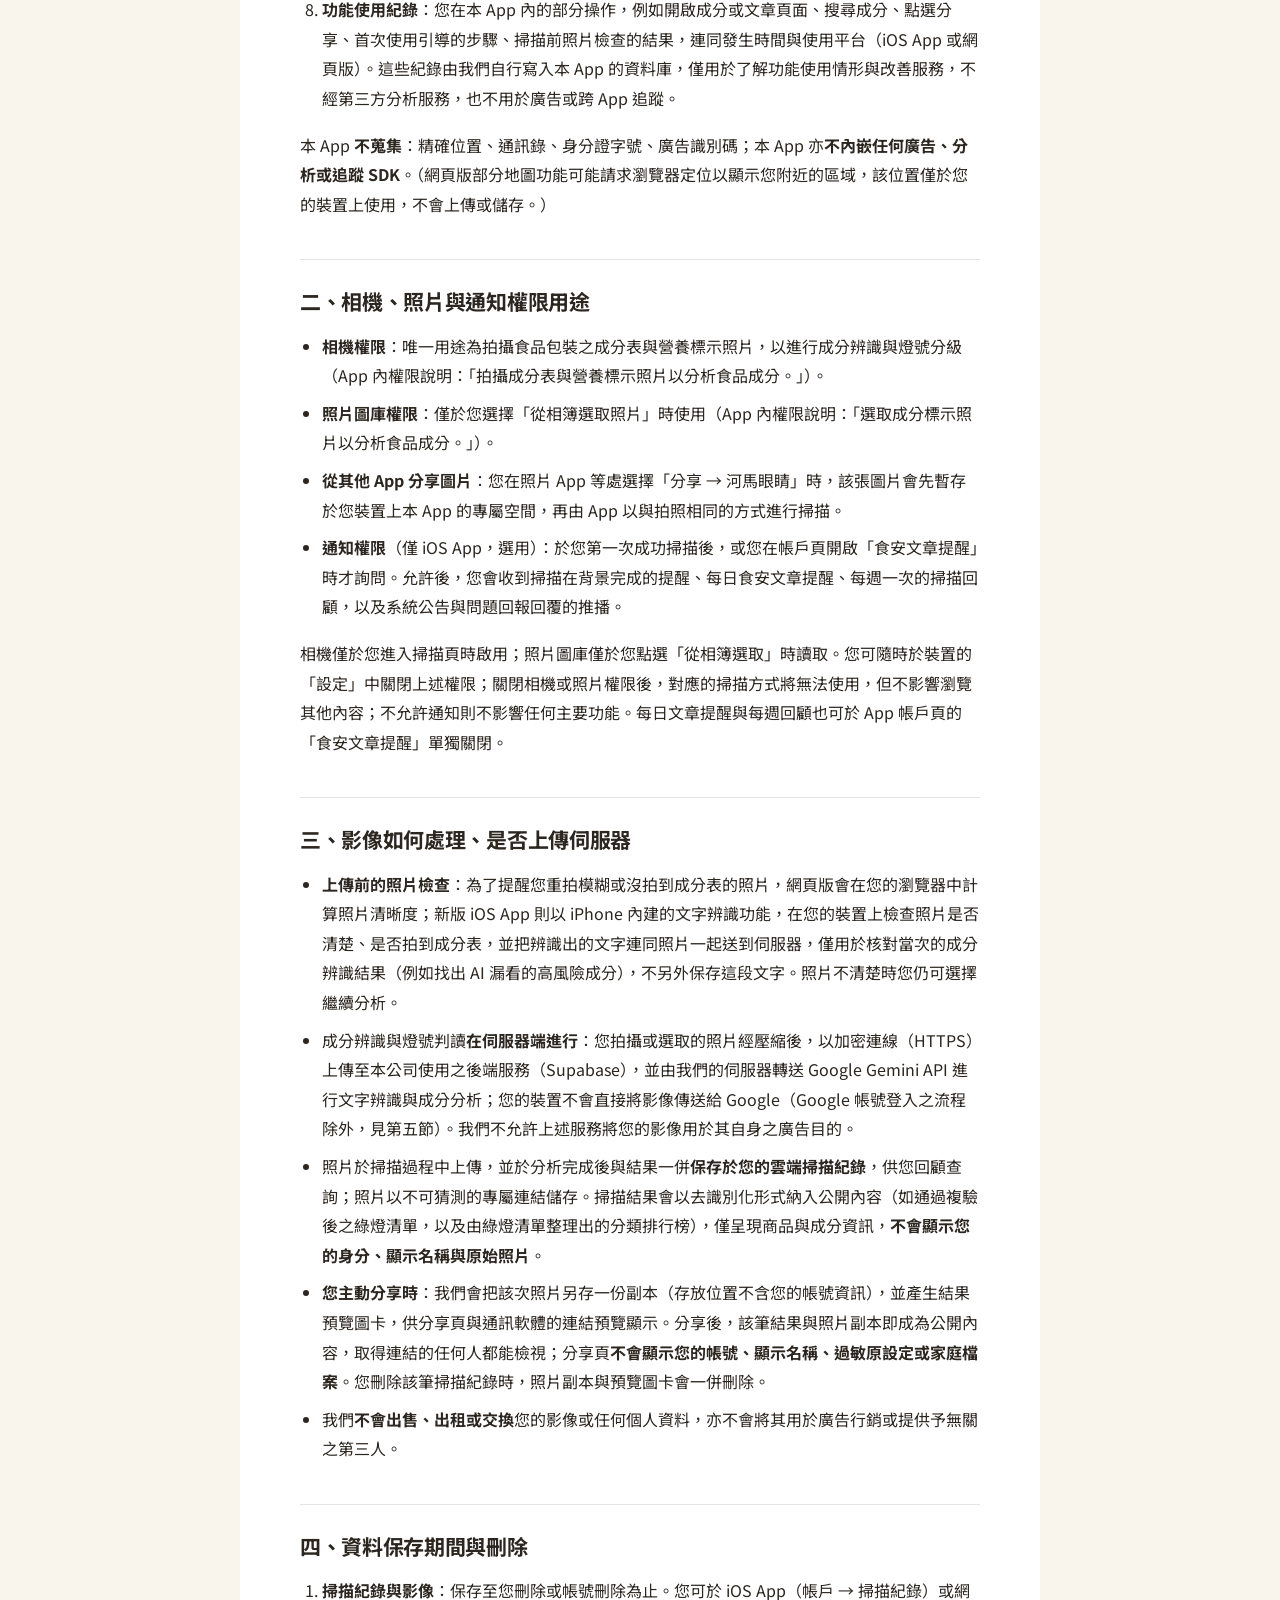
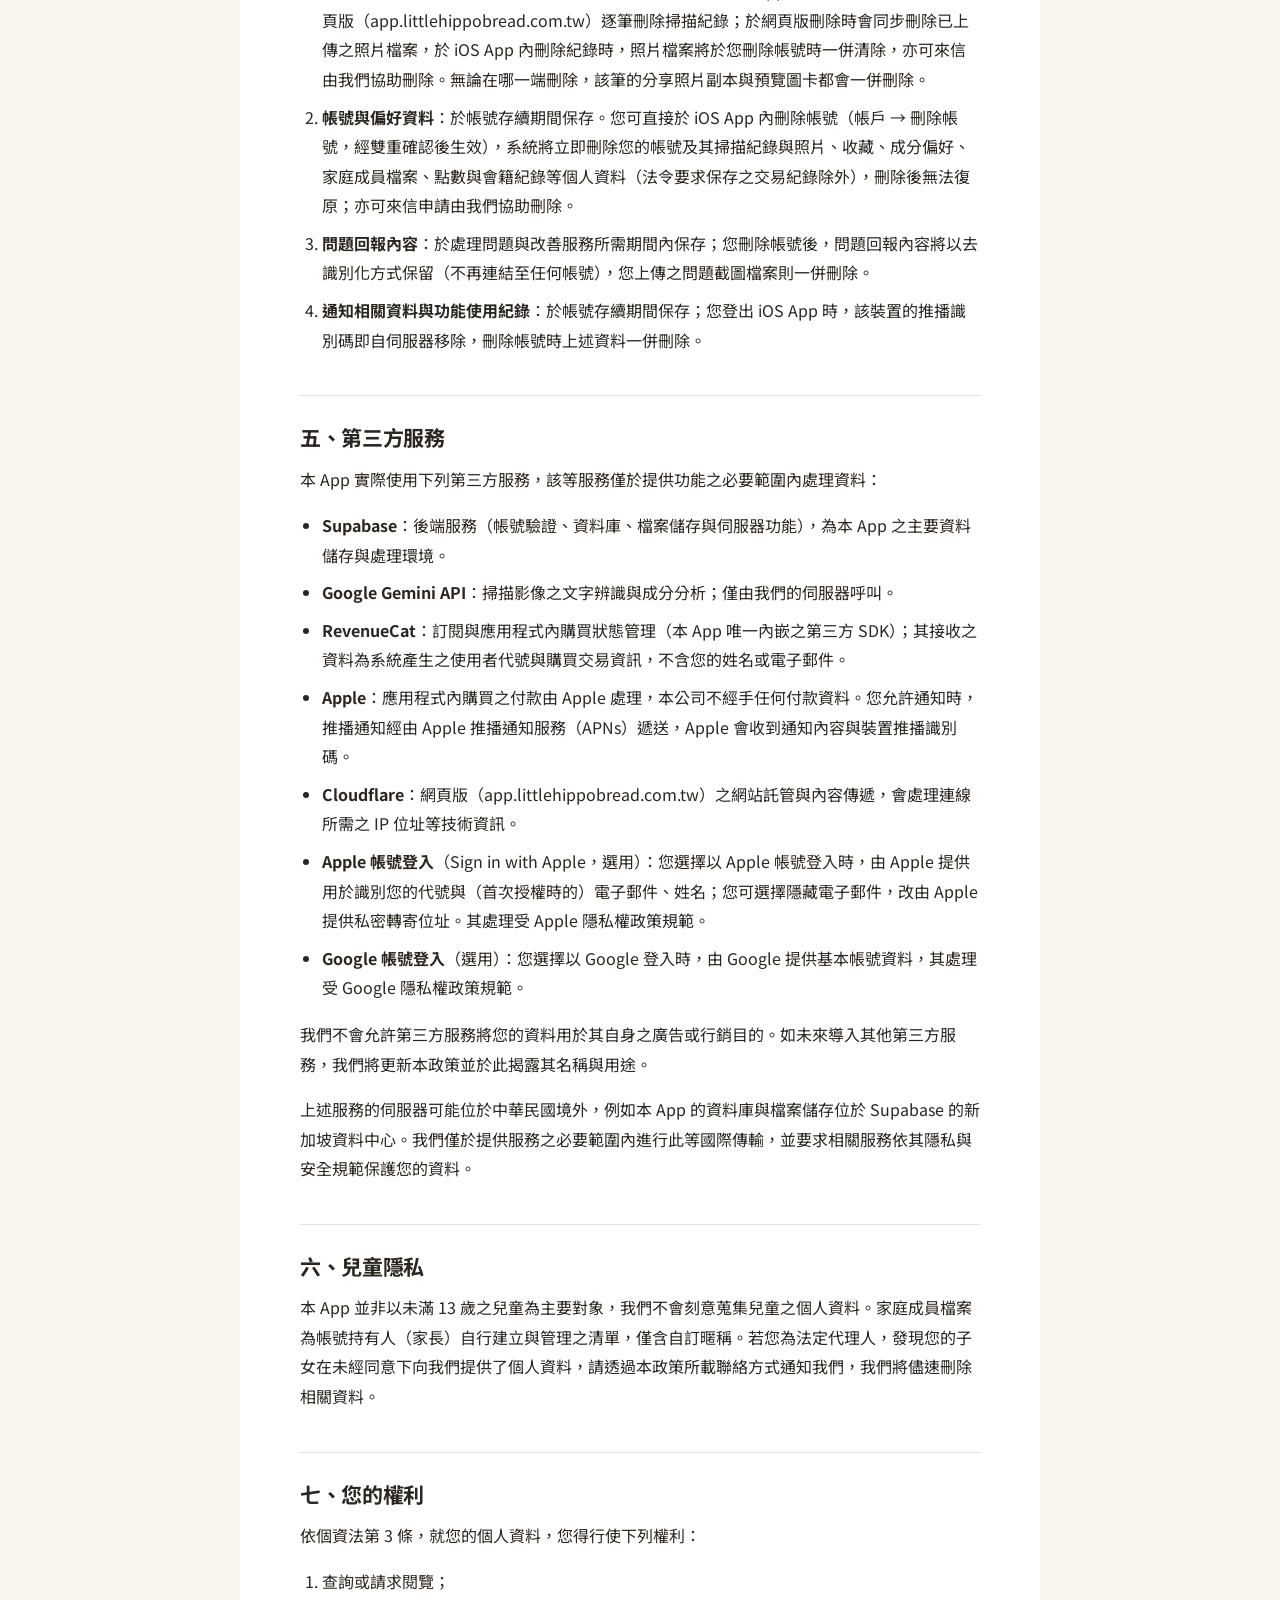
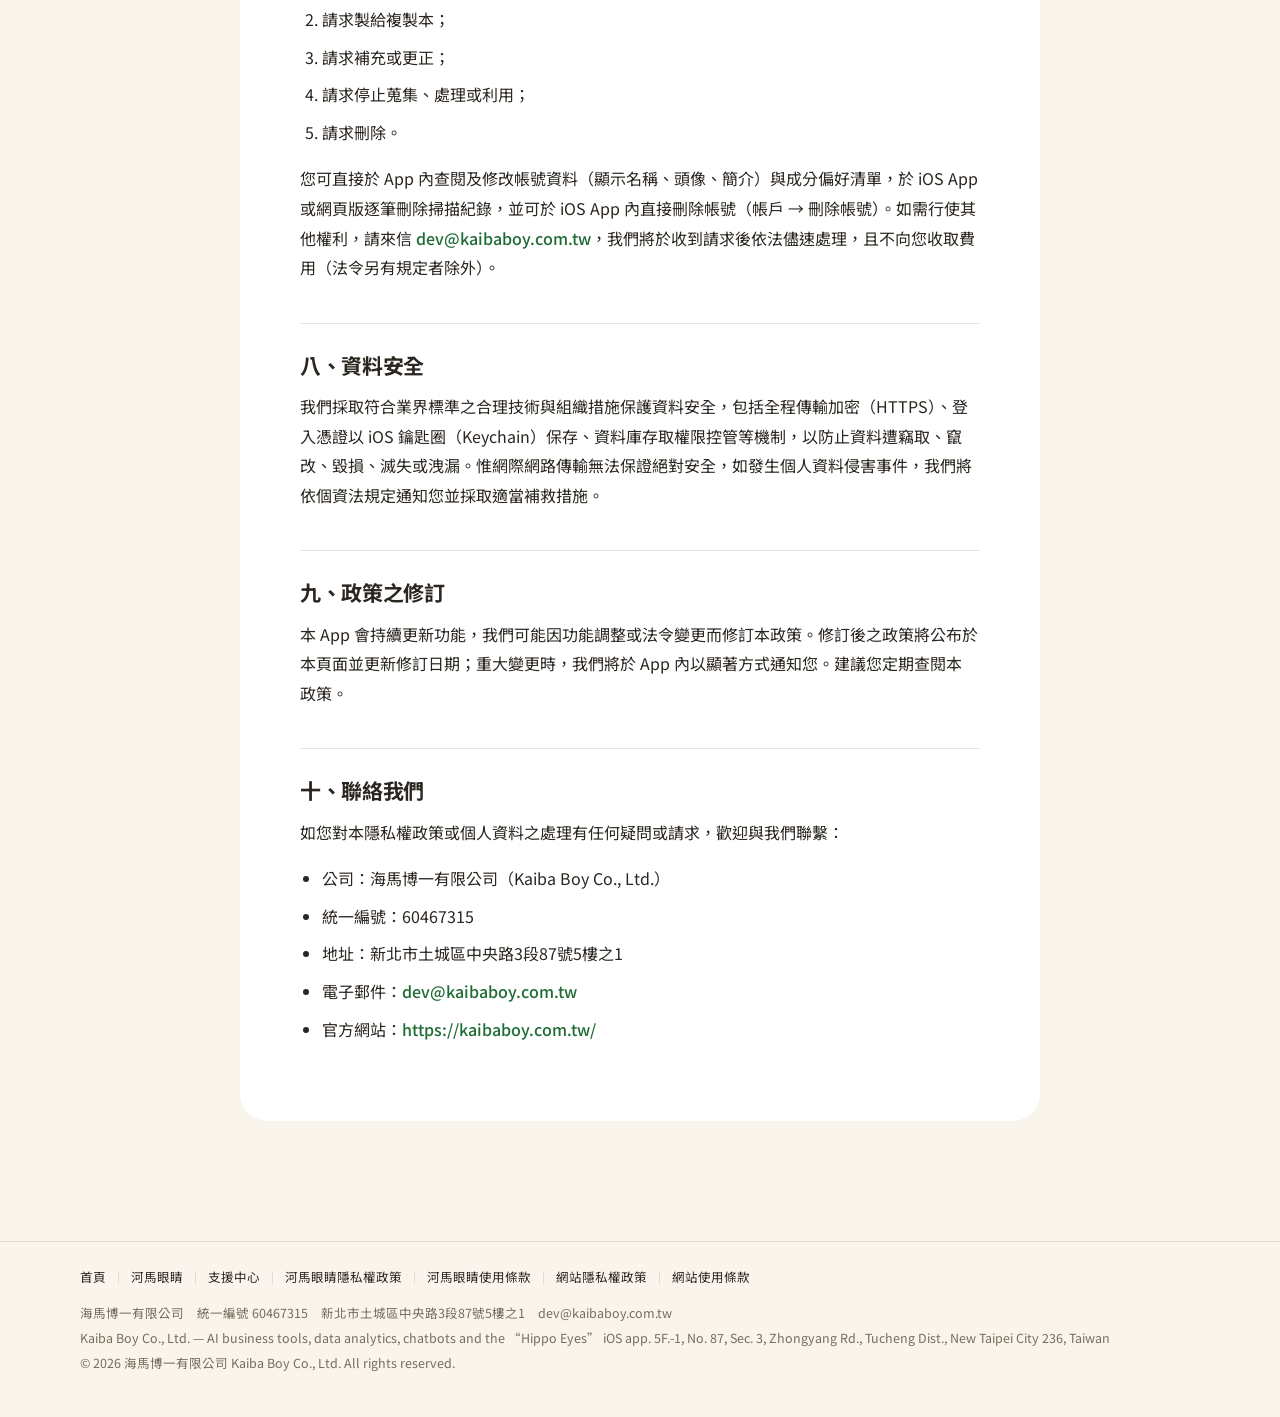
<file: hippo-eyes/privacy/index.html>
<!DOCTYPE html>
<html lang="zh-Hant-TW">
<head>
  <meta charset="UTF-8">
  <meta name="viewport" content="width=device-width, initial-scale=1.0">
  <meta name="theme-color" content="#FAF5EC">
  <title>河馬眼睛 App 隱私權政策｜海馬博一</title>
  <meta name="description" content="河馬眼睛 App 的隱私權政策：說明帳號資料、相機、照片與通知權限用途、影像上傳與分享方式、AI 辨識、資料保存期間、第三方服務、兒童隱私與您的權利。">
  <link rel="canonical" href="https://kaibaboy.com.tw/hippo-eyes/privacy/">
  <meta property="og:type" content="website">
  <meta property="og:title" content="河馬眼睛 App 隱私權政策｜海馬博一">
  <meta property="og:description" content="河馬眼睛 App 如何蒐集、處理與保護您的資料：相機權限用途、影像處理方式與您的權利。">
  <meta property="og:url" content="https://kaibaboy.com.tw/hippo-eyes/privacy/">
  <meta property="og:locale" content="zh_TW">
  <meta property="og:image" content="https://kaibaboy.com.tw/assets/og-image.png">
  <link rel="icon" type="image/svg+xml" href="/assets/favicon.svg">
  <link rel="icon" type="image/png" sizes="32x32" href="/assets/favicon-32.png">
  <link rel="apple-touch-icon" href="/assets/apple-touch-icon.png">
  <link rel="preconnect" href="https://fonts.googleapis.com">
  <link rel="preconnect" href="https://fonts.gstatic.com" crossorigin>
  <link href="https://fonts.googleapis.com/css2?family=Noto+Sans+TC:wght@400;500;600;700&family=Noto+Serif+TC:wght@700;900&display=swap" rel="stylesheet">
  <link rel="stylesheet" href="/assets/css/style.css">
</head>
<body>

<a class="skip-link" href="#main">跳到主要內容</a>
<header class="site-header">
  <div class="container">
    <a class="brand" href="/">
      <svg class="logo-mark" viewBox="0 0 64 64" xmlns="http://www.w3.org/2000/svg" aria-hidden="true"><g transform="translate(4 1)"><path d="M 10 18 C 16 14, 21 10, 28 8 C 35 6, 41 10, 41 17 C 41 24, 36 28, 33 33 C 30 37.5, 29 41, 30.5 45.5 C 32.5 51.5, 40 54, 44.5 49.5 C 48 45.5, 46 39, 40.5 40" fill="none" stroke="#1E6B33" stroke-width="5.5" stroke-linecap="round"/><circle cx="28" cy="15.5" r="2.5" fill="#1E6B33"/></g></svg>
      <span class="brand-text">海馬博一</span>
    </a>
    <button class="nav-toggle" aria-label="開啟選單" aria-expanded="false">
      <svg viewBox="0 0 24 24" fill="none" stroke="currentColor" stroke-width="2" stroke-linecap="round"><path d="M4 8h16M4 16h16"/></svg>
    </button>
    <nav class="site-nav" aria-label="主選單">
      <a href="/#services">服務項目</a>
      <a href="/hippo-eyes/">河馬眼睛</a>
      <a href="/#about">關於我們</a>
      <a href="/support/">支援</a>
      <a href="/#contact">聯絡我們</a>
    </nav>
  </div>
</header>

<main id="main">
  <section class="page-hero">
    <div class="container">
      <span class="badge-dev">河馬眼睛 App</span>
      <h1>隱私權政策</h1>
      <p>適用於「河馬眼睛」App（Privacy Policy）</p>
    </div>
  </section>

  <section class="section">
    <div class="container">
      <article class="prose">
        <p class="doc-meta">生效日期：2026 年 7 月 7 日｜最後修訂：2026 年 9 月 23 日</p>

        <p>海馬博一有限公司（Kaiba Boy Co., Ltd.，以下稱「本公司」或「我們」）重視您的隱私。本隱私權政策說明「河馬眼睛」App（以下稱「本 App」）如何蒐集、處理、利用及保護您的個人資料。本政策依據中華民國《個人資料保護法》（以下稱「個資法」）之精神訂定。使用本 App 即表示您已閱讀並同意本政策之內容。</p>
        <div class="callout">本政策僅適用於「河馬眼睛」App 及其網頁版服務。若您瀏覽本公司官方網站 kaibaboy.com.tw，其個人資料處理方式適用<a href="/privacy/">網站隱私權政策</a>。</div>

        <h2>一、我們蒐集哪些資料</h2>
        <p>本 App 依提供服務之必要蒐集下列資料：</p>
        <ol>
          <li><strong>帳號資料</strong>：使用本 App 需註冊帳號。我們蒐集您的電子郵件與顯示名稱；若您選擇以 Google 帳號登入，將由 Google 提供上述基本資料。若您選擇「使用 Apple 帳號登入」並勾選「隱藏我的電子郵件」，我們收到的將是 Apple 產生的私密轉寄位址（<span lang="en">@privaterelay.appleid.com</span>），<strong>不會取得您的真實電子郵件</strong>；Apple 僅於您第一次授權時提供姓名，我們於該次登入即將其存為顯示名稱，未取得時則顯示為「Apple 使用者」。您並可自行設定頭像照片與個人簡介。</li>
          <li><strong>掃描影像</strong>：您以相機拍攝、或從照片圖庫選取之食品（或生活用品）成分表與營養標示照片。影像會上傳至伺服器進行 AI 辨識，並於分析完成後與結果一併保存於您的掃描紀錄（詳見第三、四節）。新版 iOS App 另會把在您裝置上從照片辨識出的文字一併送出，僅供核對當次結果（詳見第三節）。</li>
          <li><strong>辨識結果、掃描紀錄與收藏清單</strong>：AI 產生之成分分析、燈號結果、標示透明度判讀、掃描歷史與您的收藏清單，儲存於雲端資料庫並綁定您的帳號，供您於 iOS App 與網頁版跨裝置查看。若您主動分享某筆掃描結果，我們會另存該次照片的副本並產生結果預覽圖卡，供分享頁顯示（詳見第三節）。</li>
          <li><strong>成分偏好資料</strong>：您設定的過敏原、避免成分與偏好成分清單，以及您建立之家庭成員檔案（僅含您自訂的暱稱與表情符號，不蒐集其真實姓名、年齡或生日）的各自清單。此類資料與健康相關，僅用於掃描結果比對與提醒，且僅您的帳號可讀取。</li>
          <li><strong>點數、訂閱與購買狀態</strong>：掃描額度使用量、點數餘額與異動紀錄，以及邀請好友之邀請碼與邀請關係；您透過 Apple 應用程式內購買訂閱 Hippo Plus 或購買點數包時，我們自訂閱管理服務接收購買狀態（詳見第五節）。<strong>本 App 不經手、也不儲存您的信用卡或任何付款資料</strong>。</li>
          <li><strong>問題回報內容</strong>：您主動提交之文字說明、選附之畫面截圖（最多 3 張），以及裝置型號與系統版本資訊（網頁版為瀏覽器與畫面資訊）和回報當下之頁面位置，僅用於問題排查與回覆。</li>
          <li><strong>通知相關資料</strong>：若您允許 iOS App 傳送通知，我們會儲存 Apple 為您的裝置核發之推播識別碼（device token）與 App 版本；另外會記錄您最後一次查看通知鈴鐺的時間，讓 iOS App 與網頁版同步已讀狀態。上述資料僅用於傳送通知與計算未讀數。</li>
          <li><strong>功能使用紀錄</strong>：您在本 App 內的部分操作，例如開啟成分或文章頁面、搜尋成分、點選分享、首次使用引導的步驟、掃描前照片檢查的結果，連同發生時間與使用平台（iOS App 或網頁版）。這些紀錄由我們自行寫入本 App 的資料庫，僅用於了解功能使用情形與改善服務，不經第三方分析服務，也不用於廣告或跨 App 追蹤。</li>
        </ol>
        <p>本 App <strong>不蒐集</strong>：精確位置、通訊錄、身分證字號、廣告識別碼；本 App 亦<strong>不內嵌任何廣告、分析或追蹤 SDK</strong>。（網頁版部分地圖功能可能請求瀏覽器定位以顯示您附近的區域，該位置僅於您的裝置上使用，不會上傳或儲存。）</p>

        <h2>二、相機、照片與通知權限用途</h2>
        <ul>
          <li><strong>相機權限</strong>：唯一用途為拍攝食品包裝之成分表與營養標示照片，以進行成分辨識與燈號分級（App 內權限說明：「拍攝成分表與營養標示照片以分析食品成分。」）。</li>
          <li><strong>照片圖庫權限</strong>：僅於您選擇「從相簿選取照片」時使用（App 內權限說明：「選取成分標示照片以分析食品成分。」）。</li>
          <li><strong>從其他 App 分享圖片</strong>：您在照片 App 等處選擇「分享 → 河馬眼睛」時，該張圖片會先暫存於您裝置上本 App 的專屬空間，再由 App 以與拍照相同的方式進行掃描。</li>
          <li><strong>通知權限</strong>（僅 iOS App，選用）：於您第一次成功掃描後，或您在帳戶頁開啟「食安文章提醒」時才詢問。允許後，您會收到掃描在背景完成的提醒、每日食安文章提醒、每週一次的掃描回顧，以及系統公告與問題回報回覆的推播。</li>
        </ul>
        <p>相機僅於您進入掃描頁時啟用；照片圖庫僅於您點選「從相簿選取」時讀取。您可隨時於裝置的「設定」中關閉上述權限；關閉相機或照片權限後，對應的掃描方式將無法使用，但不影響瀏覽其他內容；不允許通知則不影響任何主要功能。每日文章提醒與每週回顧也可於 App 帳戶頁的「食安文章提醒」單獨關閉。</p>

        <h2>三、影像如何處理、是否上傳伺服器</h2>
        <ul>
          <li><strong>上傳前的照片檢查</strong>：為了提醒您重拍模糊或沒拍到成分表的照片，網頁版會在您的瀏覽器中計算照片清晰度；新版 iOS App 則以 iPhone 內建的文字辨識功能，在您的裝置上檢查照片是否清楚、是否拍到成分表，並把辨識出的文字連同照片一起送到伺服器，僅用於核對當次的成分辨識結果（例如找出 AI 漏看的高風險成分），不另外保存這段文字。照片不清楚時您仍可選擇繼續分析。</li>
          <li>成分辨識與燈號判讀<strong>在伺服器端進行</strong>：您拍攝或選取的照片經壓縮後，以加密連線（HTTPS）上傳至本公司使用之後端服務（Supabase），並由我們的伺服器轉送 Google Gemini API 進行文字辨識與成分分析；您的裝置不會直接將影像傳送給 Google（Google 帳號登入之流程除外，見第五節）。我們不允許上述服務將您的影像用於其自身之廣告目的。</li>
          <li>照片於掃描過程中上傳，並於分析完成後與結果一併<strong>保存於您的雲端掃描紀錄</strong>，供您回顧查詢；照片以不可猜測的專屬連結儲存。掃描結果會以去識別化形式納入公開內容（如通過複驗後之綠燈清單，以及由綠燈清單整理出的分類排行榜），僅呈現商品與成分資訊，<strong>不會顯示您的身分、顯示名稱與原始照片</strong>。</li>
          <li><strong>您主動分享時</strong>：我們會把該次照片另存一份副本（存放位置不含您的帳號資訊），並產生結果預覽圖卡，供分享頁與通訊軟體的連結預覽顯示。分享後，該筆結果與照片副本即成為公開內容，取得連結的任何人都能檢視；分享頁<strong>不會顯示您的帳號、顯示名稱、過敏原設定或家庭檔案</strong>。您刪除該筆掃描紀錄時，照片副本與預覽圖卡會一併刪除。</li>
          <li>我們<strong>不會出售、出租或交換</strong>您的影像或任何個人資料，亦不會將其用於廣告行銷或提供予無關之第三人。</li>
        </ul>

        <h2>四、資料保存期間與刪除</h2>
        <ol>
          <li><strong>掃描紀錄與影像</strong>：保存至您刪除或帳號刪除為止。您可於 iOS App（帳戶 → 掃描紀錄）或網頁版（app.littlehippobread.com.tw）逐筆刪除掃描紀錄；於網頁版刪除時會同步刪除已上傳之照片檔案，於 iOS App 內刪除紀錄時，照片檔案將於您刪除帳號時一併清除，亦可來信由我們協助刪除。無論在哪一端刪除，該筆的分享照片副本與預覽圖卡都會一併刪除。</li>
          <li><strong>帳號與偏好資料</strong>：於帳號存續期間保存。您可直接於 iOS App 內刪除帳號（帳戶 → 刪除帳號，經雙重確認後生效），系統將立即刪除您的帳號及其掃描紀錄與照片、收藏、成分偏好、家庭成員檔案、點數與會籍紀錄等個人資料（法令要求保存之交易紀錄除外），刪除後無法復原；亦可來信申請由我們協助刪除。</li>
          <li><strong>問題回報內容</strong>：於處理問題與改善服務所需期間內保存；您刪除帳號後，問題回報內容將以去識別化方式保留（不再連結至任何帳號），您上傳之問題截圖檔案則一併刪除。</li>
          <li><strong>通知相關資料與功能使用紀錄</strong>：於帳號存續期間保存；您登出 iOS App 時，該裝置的推播識別碼即自伺服器移除，刪除帳號時上述資料一併刪除。</li>
        </ol>

        <h2>五、第三方服務</h2>
        <p>本 App 實際使用下列第三方服務，該等服務僅於提供功能之必要範圍內處理資料：</p>
        <ul>
          <li><strong>Supabase</strong>：後端服務（帳號驗證、資料庫、檔案儲存與伺服器功能），為本 App 之主要資料儲存與處理環境。</li>
          <li><strong>Google Gemini API</strong>：掃描影像之文字辨識與成分分析；僅由我們的伺服器呼叫。</li>
          <li><strong>RevenueCat</strong>：訂閱與應用程式內購買狀態管理（本 App 唯一內嵌之第三方 SDK）；其接收之資料為系統產生之使用者代號與購買交易資訊，不含您的姓名或電子郵件。</li>
          <li><strong>Apple</strong>：應用程式內購買之付款由 Apple 處理，本公司不經手任何付款資料。您允許通知時，推播通知經由 Apple 推播通知服務（APNs）遞送，Apple 會收到通知內容與裝置推播識別碼。</li>
          <li><strong>Cloudflare</strong>：網頁版（app.littlehippobread.com.tw）之網站託管與內容傳遞，會處理連線所需之 IP 位址等技術資訊。</li>
          <li><strong>Apple 帳號登入</strong>（<span lang="en">Sign in with Apple</span>，選用）：您選擇以 Apple 帳號登入時，由 Apple 提供用於識別您的代號與（首次授權時的）電子郵件、姓名；您可選擇隱藏電子郵件，改由 Apple 提供私密轉寄位址。其處理受 Apple 隱私權政策規範。</li>
          <li><strong>Google 帳號登入</strong>（選用）：您選擇以 Google 登入時，由 Google 提供基本帳號資料，其處理受 Google 隱私權政策規範。</li>
        </ul>
        <p>我們不會允許第三方服務將您的資料用於其自身之廣告或行銷目的。如未來導入其他第三方服務，我們將更新本政策並於此揭露其名稱與用途。</p>
        <p>上述服務的伺服器可能位於中華民國境外，例如本 App 的資料庫與檔案儲存位於 Supabase 的新加坡資料中心。我們僅於提供服務之必要範圍內進行此等國際傳輸，並要求相關服務依其隱私與安全規範保護您的資料。</p>

        <h2>六、兒童隱私</h2>
        <p>本 App 並非以未滿 13 歲之兒童為主要對象，我們不會刻意蒐集兒童之個人資料。家庭成員檔案為帳號持有人（家長）自行建立與管理之清單，僅含自訂暱稱。若您為法定代理人，發現您的子女在未經同意下向我們提供了個人資料，請透過本政策所載聯絡方式通知我們，我們將儘速刪除相關資料。</p>

        <h2>七、您的權利</h2>
        <p>依個資法第 3 條，就您的個人資料，您得行使下列權利：</p>
        <ol>
          <li>查詢或請求閱覽；</li>
          <li>請求製給複製本；</li>
          <li>請求補充或更正；</li>
          <li>請求停止蒐集、處理或利用；</li>
          <li>請求刪除。</li>
        </ol>
        <p>您可直接於 App 內查閱及修改帳號資料（顯示名稱、頭像、簡介）與成分偏好清單，於 iOS App 或網頁版逐筆刪除掃描紀錄，並可於 iOS App 內直接刪除帳號（帳戶 → 刪除帳號）。如需行使其他權利，請來信 <strong><a href="mailto:dev@kaibaboy.com.tw">dev@kaibaboy.com.tw</a></strong>，我們將於收到請求後依法儘速處理，且不向您收取費用（法令另有規定者除外）。</p>

        <h2>八、資料安全</h2>
        <p>我們採取符合業界標準之合理技術與組織措施保護資料安全，包括全程傳輸加密（HTTPS）、登入憑證以 iOS 鑰匙圈（Keychain）保存、資料庫存取權限控管等機制，以防止資料遭竊取、竄改、毀損、滅失或洩漏。惟網際網路傳輸無法保證絕對安全，如發生個人資料侵害事件，我們將依個資法規定通知您並採取適當補救措施。</p>

        <h2>九、政策之修訂</h2>
        <p>本 App 會持續更新功能，我們可能因功能調整或法令變更而修訂本政策。修訂後之政策將公布於本頁面並更新修訂日期；重大變更時，我們將於 App 內以顯著方式通知您。建議您定期查閱本政策。</p>

        <h2>十、聯絡我們</h2>
        <p>如您對本隱私權政策或個人資料之處理有任何疑問或請求，歡迎與我們聯繫：</p>
        <ul>
          <li>公司：海馬博一有限公司（Kaiba Boy Co., Ltd.）</li>
          <li>統一編號：60467315</li>
          <li>地址：新北市土城區中央路3段87號5樓之1</li>
          <li>電子郵件：<a href="mailto:dev@kaibaboy.com.tw">dev@kaibaboy.com.tw</a></li>
          <li>官方網站：<a href="https://kaibaboy.com.tw/">https://kaibaboy.com.tw/</a></li>
        </ul>
      </article>
    </div>
  </section>
</main>

<footer class="site-footer">
  <div class="container">
    <nav class="footer-links" aria-label="頁尾選單">
      <a href="/">首頁</a><a href="/hippo-eyes/">河馬眼睛</a><a href="/support/">支援中心</a><a href="/hippo-eyes/privacy/">河馬眼睛隱私權政策</a><a href="/hippo-eyes/terms/">河馬眼睛使用條款</a><a href="/privacy/">網站隱私權政策</a><a href="/terms/">網站使用條款</a>
    </nav>
    <p class="footer-legal">海馬博一有限公司　統一編號 60467315　新北市土城區中央路3段87號5樓之1　<a href="mailto:dev@kaibaboy.com.tw">dev@kaibaboy.com.tw</a></p>
    <p class="footer-legal" lang="en">Kaiba Boy Co., Ltd. — AI business tools, data analytics, chatbots and the “Hippo Eyes” iOS app. 5F.-1, No. 87, Sec. 3, Zhongyang Rd., Tucheng Dist., New Taipei City 236, Taiwan</p>
    <p class="footer-legal">© <span data-year>2026</span> 海馬博一有限公司 Kaiba Boy Co., Ltd. All rights reserved.</p>
  </div>
</footer>

<script src="/assets/js/main.js"></script>
</body>
</html>
</file>
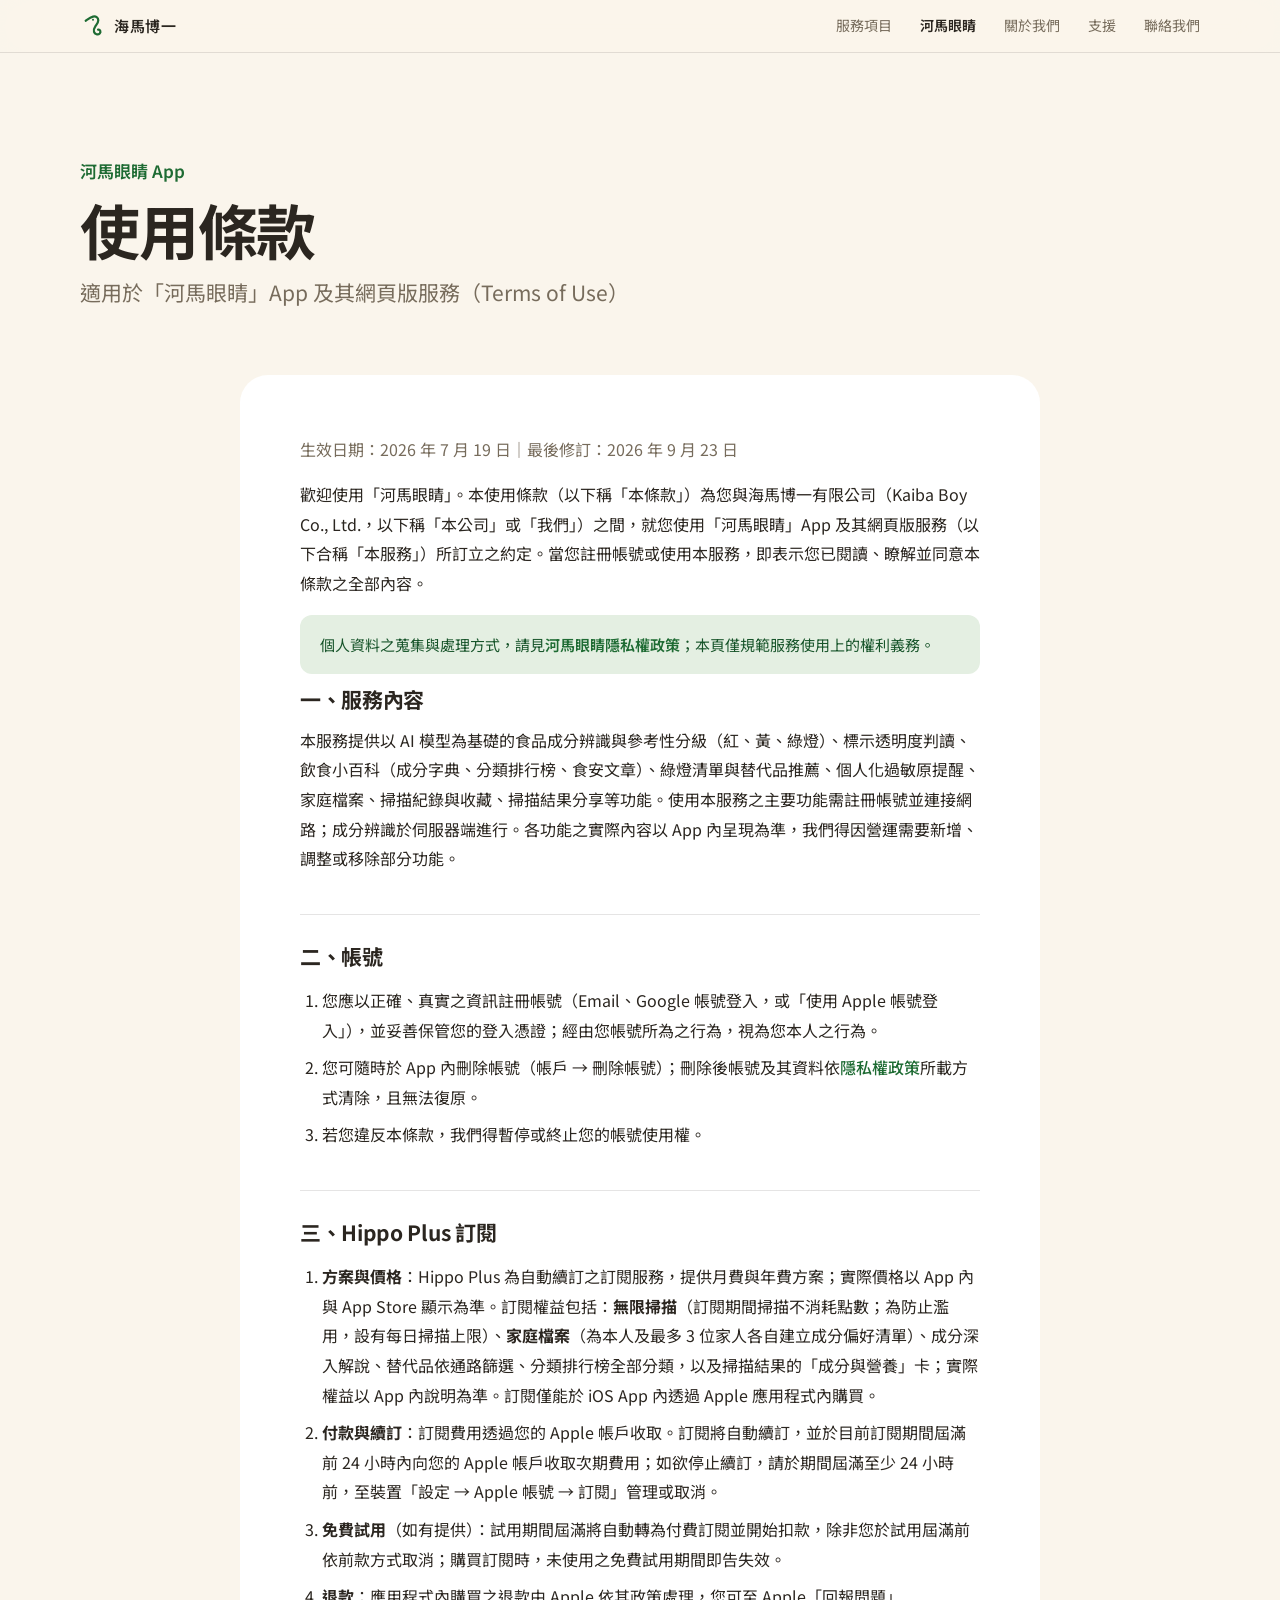
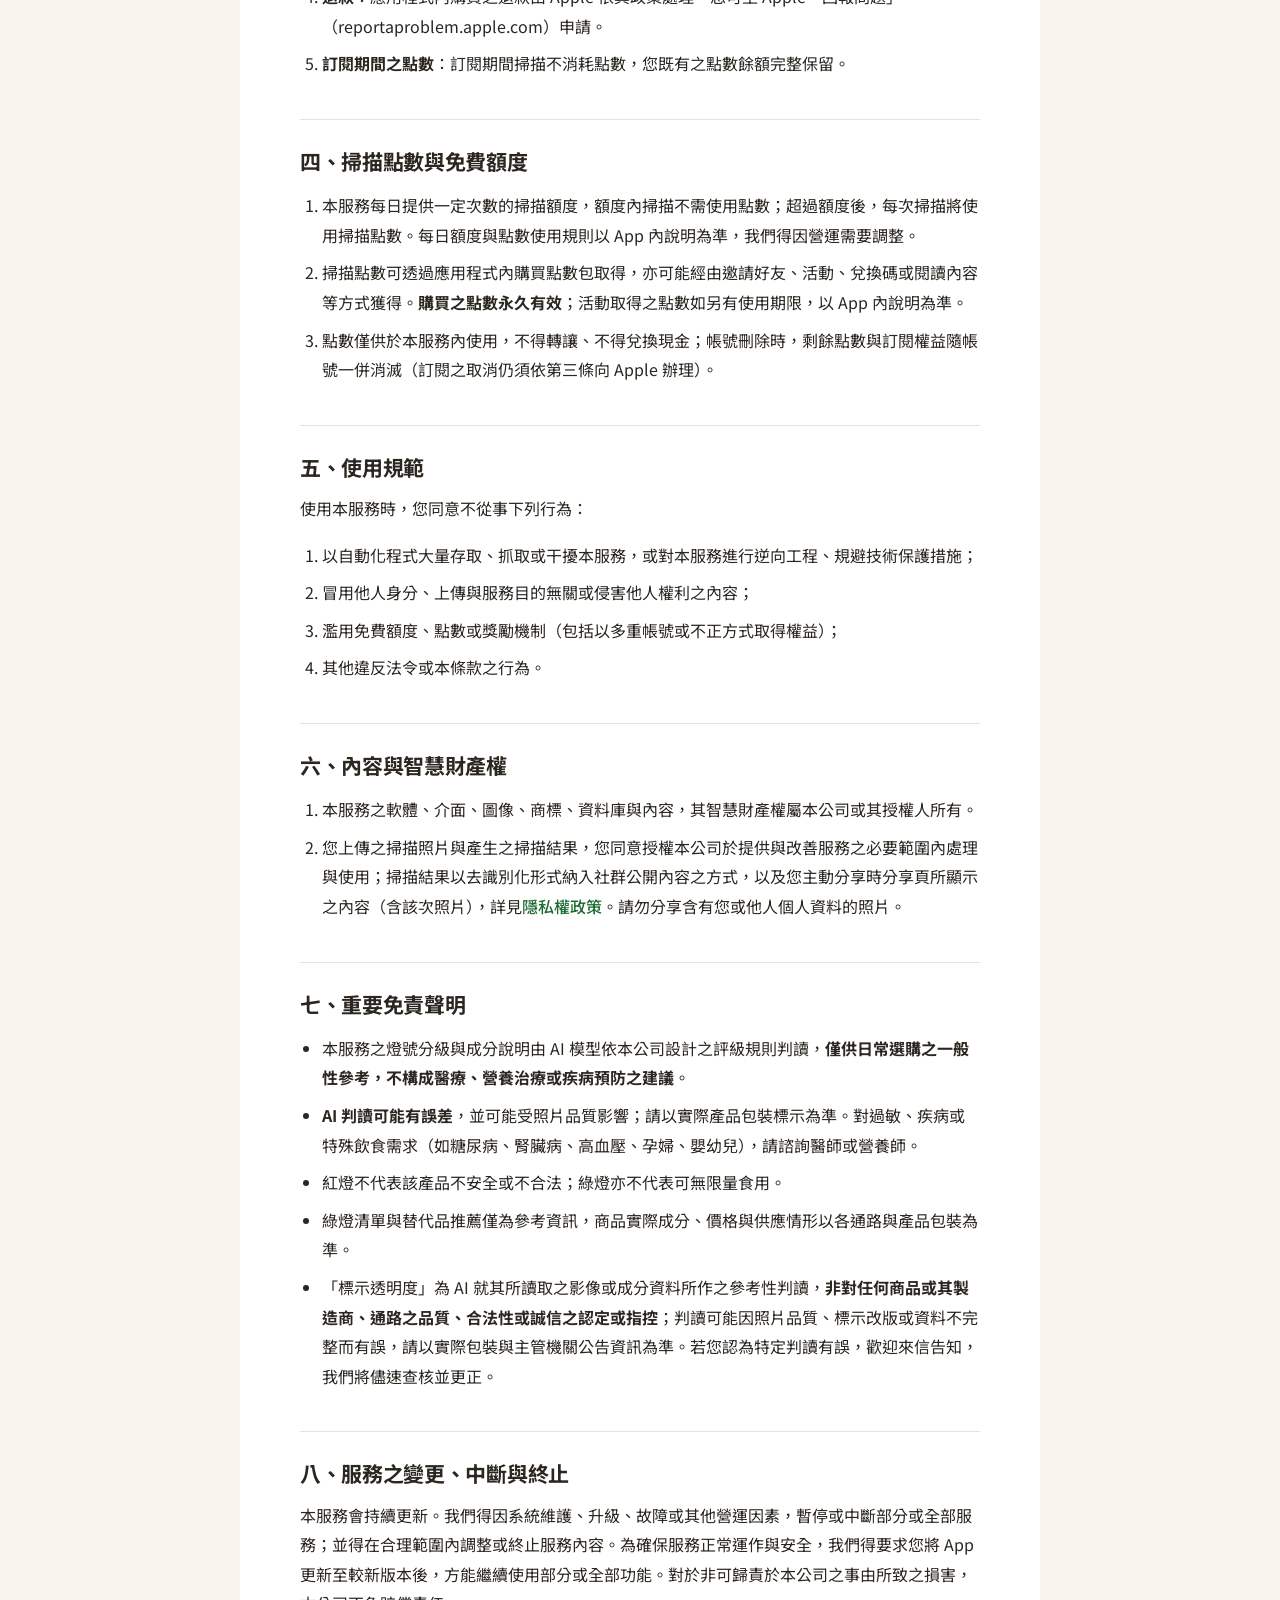
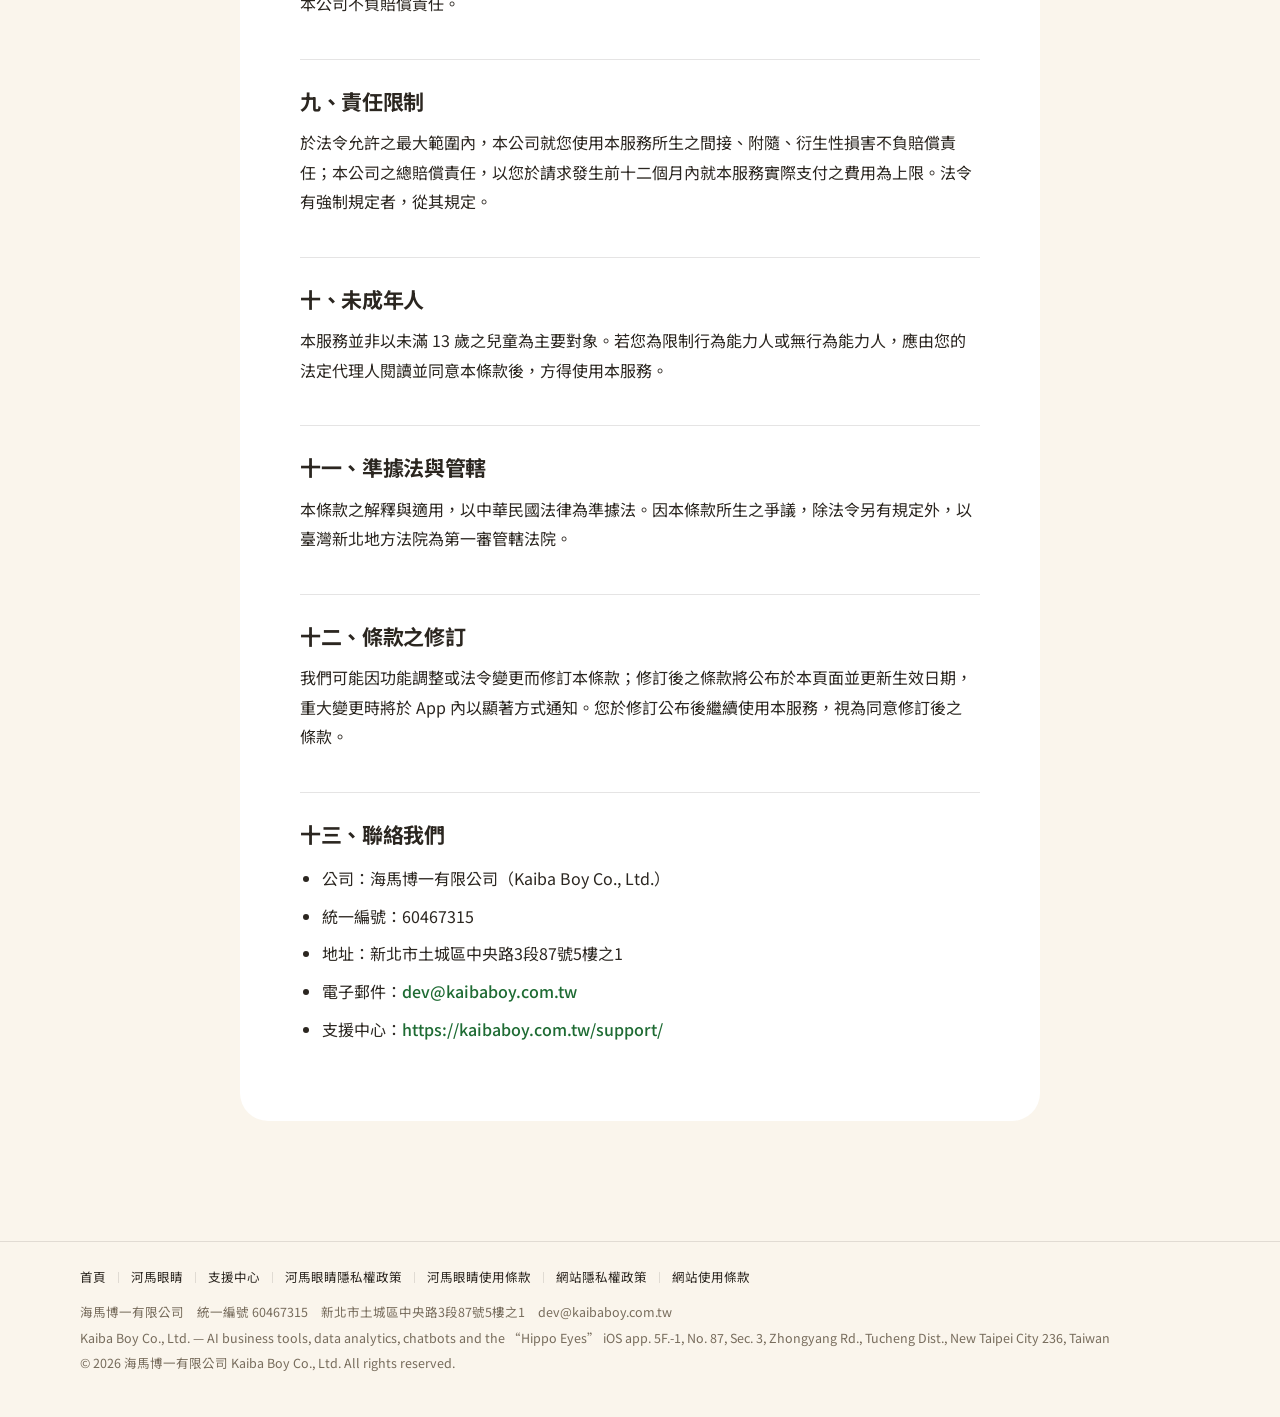
<file: hippo-eyes/terms/index.html>
<!DOCTYPE html>
<html lang="zh-Hant-TW">
<head>
  <meta charset="UTF-8">
  <meta name="viewport" content="width=device-width, initial-scale=1.0">
  <meta name="theme-color" content="#FAF5EC">
  <title>河馬眼睛 App 使用條款｜海馬博一</title>
  <meta name="description" content="河馬眼睛 App 的使用條款：服務內容、帳號規範、Hippo Plus 訂閱與掃描點數、免責聲明與您的權利義務。">
  <link rel="canonical" href="https://kaibaboy.com.tw/hippo-eyes/terms/">
  <meta property="og:type" content="website">
  <meta property="og:title" content="河馬眼睛 App 使用條款｜海馬博一">
  <meta property="og:description" content="河馬眼睛 App 的使用條款：服務內容、帳號、訂閱與點數、免責聲明。">
  <meta property="og:url" content="https://kaibaboy.com.tw/hippo-eyes/terms/">
  <meta property="og:locale" content="zh_TW">
  <meta property="og:image" content="https://kaibaboy.com.tw/assets/og-image.png">
  <link rel="icon" type="image/svg+xml" href="/assets/favicon.svg">
  <link rel="icon" type="image/png" sizes="32x32" href="/assets/favicon-32.png">
  <link rel="apple-touch-icon" href="/assets/apple-touch-icon.png">
  <link rel="preconnect" href="https://fonts.googleapis.com">
  <link rel="preconnect" href="https://fonts.gstatic.com" crossorigin>
  <link href="https://fonts.googleapis.com/css2?family=Noto+Sans+TC:wght@400;500;600;700&family=Noto+Serif+TC:wght@700;900&display=swap" rel="stylesheet">
  <link rel="stylesheet" href="/assets/css/style.css">
</head>
<body>

<a class="skip-link" href="#main">跳到主要內容</a>
<header class="site-header">
  <div class="container">
    <a class="brand" href="/">
      <svg class="logo-mark" viewBox="0 0 64 64" xmlns="http://www.w3.org/2000/svg" aria-hidden="true"><g transform="translate(4 1)"><path d="M 10 18 C 16 14, 21 10, 28 8 C 35 6, 41 10, 41 17 C 41 24, 36 28, 33 33 C 30 37.5, 29 41, 30.5 45.5 C 32.5 51.5, 40 54, 44.5 49.5 C 48 45.5, 46 39, 40.5 40" fill="none" stroke="#1E6B33" stroke-width="5.5" stroke-linecap="round"/><circle cx="28" cy="15.5" r="2.5" fill="#1E6B33"/></g></svg>
      <span class="brand-text">海馬博一</span>
    </a>
    <button class="nav-toggle" aria-label="開啟選單" aria-expanded="false">
      <svg viewBox="0 0 24 24" fill="none" stroke="currentColor" stroke-width="2" stroke-linecap="round"><path d="M4 8h16M4 16h16"/></svg>
    </button>
    <nav class="site-nav" aria-label="主選單">
      <a href="/#services">服務項目</a>
      <a href="/hippo-eyes/">河馬眼睛</a>
      <a href="/#about">關於我們</a>
      <a href="/support/">支援</a>
      <a href="/#contact">聯絡我們</a>
    </nav>
  </div>
</header>

<main id="main">
  <section class="page-hero">
    <div class="container">
      <span class="badge-dev">河馬眼睛 App</span>
      <h1>使用條款</h1>
      <p>適用於「河馬眼睛」App 及其網頁版服務（Terms of Use）</p>
    </div>
  </section>

  <section class="section">
    <div class="container">
      <article class="prose">
        <p class="doc-meta">生效日期：2026 年 7 月 19 日｜最後修訂：2026 年 9 月 23 日</p>

        <p>歡迎使用「河馬眼睛」。本使用條款（以下稱「本條款」）為您與海馬博一有限公司（Kaiba Boy Co., Ltd.，以下稱「本公司」或「我們」）之間，就您使用「河馬眼睛」App 及其網頁版服務（以下合稱「本服務」）所訂立之約定。當您註冊帳號或使用本服務，即表示您已閱讀、瞭解並同意本條款之全部內容。</p>
        <div class="callout">個人資料之蒐集與處理方式，請見<a href="/hippo-eyes/privacy/">河馬眼睛隱私權政策</a>；本頁僅規範服務使用上的權利義務。</div>

        <h2>一、服務內容</h2>
        <p>本服務提供以 AI 模型為基礎的食品成分辨識與參考性分級（紅、黃、綠燈）、標示透明度判讀、飲食小百科（成分字典、分類排行榜、食安文章）、綠燈清單與替代品推薦、個人化過敏原提醒、家庭檔案、掃描紀錄與收藏、掃描結果分享等功能。使用本服務之主要功能需註冊帳號並連接網路；成分辨識於伺服器端進行。各功能之實際內容以 App 內呈現為準，我們得因營運需要新增、調整或移除部分功能。</p>

        <h2>二、帳號</h2>
        <ol>
          <li>您應以正確、真實之資訊註冊帳號（Email、Google 帳號登入，或「使用 Apple 帳號登入」），並妥善保管您的登入憑證；經由您帳號所為之行為，視為您本人之行為。</li>
          <li>您可隨時於 App 內刪除帳號（帳戶 → 刪除帳號）；刪除後帳號及其資料依<a href="/hippo-eyes/privacy/">隱私權政策</a>所載方式清除，且無法復原。</li>
          <li>若您違反本條款，我們得暫停或終止您的帳號使用權。</li>
        </ol>

        <h2>三、Hippo Plus 訂閱</h2>
        <ol>
          <li><strong>方案與價格</strong>：Hippo Plus 為自動續訂之訂閱服務，提供月費與年費方案；實際價格以 App 內與 App Store 顯示為準。訂閱權益包括：<strong>無限掃描</strong>（訂閱期間掃描不消耗點數；為防止濫用，設有每日掃描上限）、<strong>家庭檔案</strong>（為本人及最多 3 位家人各自建立成分偏好清單）、成分深入解說、替代品依通路篩選、分類排行榜全部分類，以及掃描結果的「成分與營養」卡；實際權益以 App 內說明為準。訂閱僅能於 iOS App 內透過 Apple 應用程式內購買。</li>
          <li><strong>付款與續訂</strong>：訂閱費用透過您的 Apple 帳戶收取。訂閱將自動續訂，並於目前訂閱期間屆滿前 24 小時內向您的 Apple 帳戶收取次期費用；如欲停止續訂，請於期間屆滿至少 24 小時前，至裝置「設定 → Apple 帳號 → 訂閱」管理或取消。</li>
          <li><strong>免費試用</strong>（如有提供）：試用期間屆滿將自動轉為付費訂閱並開始扣款，除非您於試用屆滿前依前款方式取消；購買訂閱時，未使用之免費試用期間即告失效。</li>
          <li><strong>退款</strong>：應用程式內購買之退款由 Apple 依其政策處理，您可至 Apple「回報問題」（reportaproblem.apple.com）申請。</li>
          <li><strong>訂閱期間之點數</strong>：訂閱期間掃描不消耗點數，您既有之點數餘額完整保留。</li>
        </ol>

        <h2>四、掃描點數與免費額度</h2>
        <ol>
          <li>本服務每日提供一定次數的掃描額度，額度內掃描不需使用點數；超過額度後，每次掃描將使用掃描點數。每日額度與點數使用規則以 App 內說明為準，我們得因營運需要調整。</li>
          <li>掃描點數可透過應用程式內購買點數包取得，亦可能經由邀請好友、活動、兌換碼或閱讀內容等方式獲得。<strong>購買之點數永久有效</strong>；活動取得之點數如另有使用期限，以 App 內說明為準。</li>
          <li>點數僅供於本服務內使用，不得轉讓、不得兌換現金；帳號刪除時，剩餘點數與訂閱權益隨帳號一併消滅（訂閱之取消仍須依第三條向 Apple 辦理）。</li>
        </ol>

        <h2>五、使用規範</h2>
        <p>使用本服務時，您同意不從事下列行為：</p>
        <ol>
          <li>以自動化程式大量存取、抓取或干擾本服務，或對本服務進行逆向工程、規避技術保護措施；</li>
          <li>冒用他人身分、上傳與服務目的無關或侵害他人權利之內容；</li>
          <li>濫用免費額度、點數或獎勵機制（包括以多重帳號或不正方式取得權益）；</li>
          <li>其他違反法令或本條款之行為。</li>
        </ol>

        <h2>六、內容與智慧財產權</h2>
        <ol>
          <li>本服務之軟體、介面、圖像、商標、資料庫與內容，其智慧財產權屬本公司或其授權人所有。</li>
          <li>您上傳之掃描照片與產生之掃描結果，您同意授權本公司於提供與改善服務之必要範圍內處理與使用；掃描結果以去識別化形式納入社群公開內容之方式，以及您主動分享時分享頁所顯示之內容（含該次照片），詳見<a href="/hippo-eyes/privacy/">隱私權政策</a>。請勿分享含有您或他人個人資料的照片。</li>
        </ol>

        <h2>七、重要免責聲明</h2>
        <ul>
          <li>本服務之燈號分級與成分說明由 AI 模型依本公司設計之評級規則判讀，<strong>僅供日常選購之一般性參考，不構成醫療、營養治療或疾病預防之建議</strong>。</li>
          <li><strong>AI 判讀可能有誤差</strong>，並可能受照片品質影響；請以實際產品包裝標示為準。對過敏、疾病或特殊飲食需求（如糖尿病、腎臟病、高血壓、孕婦、嬰幼兒），請諮詢醫師或營養師。</li>
          <li>紅燈不代表該產品不安全或不合法；綠燈亦不代表可無限量食用。</li>
          <li>綠燈清單與替代品推薦僅為參考資訊，商品實際成分、價格與供應情形以各通路與產品包裝為準。</li>
          <li>「標示透明度」為 AI 就其所讀取之影像或成分資料所作之參考性判讀，<strong>非對任何商品或其製造商、通路之品質、合法性或誠信之認定或指控</strong>；判讀可能因照片品質、標示改版或資料不完整而有誤，請以實際包裝與主管機關公告資訊為準。若您認為特定判讀有誤，歡迎來信告知，我們將儘速查核並更正。</li>
        </ul>

        <h2>八、服務之變更、中斷與終止</h2>
        <p>本服務會持續更新。我們得因系統維護、升級、故障或其他營運因素，暫停或中斷部分或全部服務；並得在合理範圍內調整或終止服務內容。為確保服務正常運作與安全，我們得要求您將 App 更新至較新版本後，方能繼續使用部分或全部功能。對於非可歸責於本公司之事由所致之損害，本公司不負賠償責任。</p>

        <h2>九、責任限制</h2>
        <p>於法令允許之最大範圍內，本公司就您使用本服務所生之間接、附隨、衍生性損害不負賠償責任；本公司之總賠償責任，以您於請求發生前十二個月內就本服務實際支付之費用為上限。法令有強制規定者，從其規定。</p>

        <h2>十、未成年人</h2>
        <p>本服務並非以未滿 13 歲之兒童為主要對象。若您為限制行為能力人或無行為能力人，應由您的法定代理人閱讀並同意本條款後，方得使用本服務。</p>

        <h2>十一、準據法與管轄</h2>
        <p>本條款之解釋與適用，以中華民國法律為準據法。因本條款所生之爭議，除法令另有規定外，以臺灣新北地方法院為第一審管轄法院。</p>

        <h2>十二、條款之修訂</h2>
        <p>我們可能因功能調整或法令變更而修訂本條款；修訂後之條款將公布於本頁面並更新生效日期，重大變更時將於 App 內以顯著方式通知。您於修訂公布後繼續使用本服務，視為同意修訂後之條款。</p>

        <h2>十三、聯絡我們</h2>
        <ul>
          <li>公司：海馬博一有限公司（Kaiba Boy Co., Ltd.）</li>
          <li>統一編號：60467315</li>
          <li>地址：新北市土城區中央路3段87號5樓之1</li>
          <li>電子郵件：<a href="mailto:dev@kaibaboy.com.tw">dev@kaibaboy.com.tw</a></li>
          <li>支援中心：<a href="https://kaibaboy.com.tw/support/">https://kaibaboy.com.tw/support/</a></li>
        </ul>
      </article>
    </div>
  </section>
</main>

<footer class="site-footer">
  <div class="container">
    <nav class="footer-links" aria-label="頁尾選單">
      <a href="/">首頁</a><a href="/hippo-eyes/">河馬眼睛</a><a href="/support/">支援中心</a><a href="/hippo-eyes/privacy/">河馬眼睛隱私權政策</a><a href="/hippo-eyes/terms/">河馬眼睛使用條款</a><a href="/privacy/">網站隱私權政策</a><a href="/terms/">網站使用條款</a>
    </nav>
    <p class="footer-legal">海馬博一有限公司　統一編號 60467315　新北市土城區中央路3段87號5樓之1　<a href="mailto:dev@kaibaboy.com.tw">dev@kaibaboy.com.tw</a></p>
    <p class="footer-legal" lang="en">Kaiba Boy Co., Ltd. — AI business tools, data analytics, chatbots and the “Hippo Eyes” iOS app. 5F.-1, No. 87, Sec. 3, Zhongyang Rd., Tucheng Dist., New Taipei City 236, Taiwan</p>
    <p class="footer-legal">© <span data-year>2026</span> 海馬博一有限公司 Kaiba Boy Co., Ltd. All rights reserved.</p>
  </div>
</footer>

<script src="/assets/js/main.js"></script>
</body>
</html>
</file>
<file: assets/css/style.css>
/* ==========================================================================
   海馬博一 kaibaboy.com.tw
   2026-09-23：依 Apple 的設計概念重新整理（第二版：產品頁語彙——巨大字級、便當格、沉浸式深綠段、釘住的手機）（與 App 的 HIG 規則同一套，見 網站上線與維護指南.md 第七節）
   - 色彩沿用河馬眼睛 App 的 Warm Minimal 代幣：暖奶油底、白卡、品牌綠唯一強調色、蜂蜜黃只給吉祥物與深綠卡上的連結
   - 一頁一顆實心主鈕，其他動作一律純文字連結；按鈕只寫動詞、不加箭頭
   - 區塊只留標題（不放英文小標、不放說明句），白卡不描邊不投影，靠底色帶區分段落
   - 字體用系統字（Apple 裝置＝蘋方），襯線只給印章與步驟數字
   ========================================================================== */

:root {
  /* 底色與文字（App DS.bg / surface / ink / inkSoft） */
  --bg: #FAF5EC;
  --surface: #FFFFFF;
  --border: #EBE1CE;
  --hairline: rgba(43, 38, 32, 0.12);
  --ink: #2B2620;
  --ink-soft: #776C5C;

  /* 唯一強調色：品牌綠 */
  --accent: #1E6B33;
  --accent-deep: #17542A;
  --accent-soft: #E4EFE2;

  /* 蜂蜜黃：吉祥物與深綠卡上的連結 */
  --honey: #F0D080;
  --honey-soft: #F7EBC8;

  /* 燈號語意色（與 App 同值；黃燈文字用深琥珀保對比） */
  --safe: #3E8E4D;
  --caution: #DB9E2B;
  --caution-text: #8A5A0C;
  --alert: #BF4B3E;

  --shell-dark: #1E1913;
  --glass: rgba(250, 245, 236, 0.78);

  --font-body: -apple-system, BlinkMacSystemFont, "SF Pro Text", "PingFang TC", "Noto Sans TC", "Microsoft JhengHei", "Helvetica Neue", sans-serif;
  --font-serif: "Noto Serif TC", ui-serif, Georgia, serif;

  --r-s: 12px;
  --r-m: 20px;
  --r-l: 28px;
}

/* ---------- Reset ---------- */
*, *::before, *::after { box-sizing: border-box; }
html { scroll-behavior: smooth; scroll-padding-top: 64px; }
body {
  margin: 0;
  font-family: var(--font-body);
  font-size: 17px;
  line-height: 1.7;
  color: var(--ink);
  background: var(--bg);
  -webkit-font-smoothing: antialiased;
  text-rendering: optimizeLegibility;
}
h1, h2, h3, h4 {
  margin: 0 0 12px;
  line-height: 1.25;
  font-weight: 700;
  letter-spacing: -0.015em;
  color: var(--ink);
  text-wrap: balance;
}
p { margin: 0 0 16px; text-wrap: pretty; }
a { color: var(--accent); text-decoration: none; }
a:hover { text-decoration: underline; text-underline-offset: 3px; }
img, svg { max-width: 100%; }
ul, ol { padding-left: 1.3em; }

.container { width: min(1120px, calc(100% - 44px)); margin: 0 auto; }
.container.narrow { width: min(760px, calc(100% - 44px)); }
.center { text-align: center; }
.nowrap { white-space: nowrap; }
.visually-hidden {
  position: absolute; width: 1px; height: 1px;
  clip: rect(0 0 0 0); overflow: hidden; white-space: nowrap;
}
.skip-link {
  position: absolute; left: 12px; top: -48px; z-index: 100;
  background: var(--surface); color: var(--ink);
  padding: 8px 14px; border-radius: var(--r-s);
}
.skip-link:focus { top: 8px; }

/* ---------- 頂欄：細、半透明（同 Apple 網站） ---------- */
.site-header {
  position: sticky; top: 0; z-index: 50;
  background: var(--glass);
  -webkit-backdrop-filter: saturate(180%) blur(20px);
  backdrop-filter: saturate(180%) blur(20px);
  border-bottom: 1px solid var(--hairline);
}
.site-header .container {
  display: flex; align-items: center; justify-content: space-between;
  min-height: 52px; gap: 16px;
}
.brand {
  display: flex; align-items: center; gap: 8px;
  font-size: 15px; font-weight: 600; letter-spacing: 0.04em;
  color: var(--ink); white-space: nowrap;
}
.brand:hover { text-decoration: none; }
.brand .logo-mark { width: 26px; height: 26px; flex: none; }

.site-nav { display: flex; align-items: center; gap: 28px; }
.site-nav a { font-size: 14px; color: var(--ink-soft); }
.site-nav a:hover { color: var(--ink); text-decoration: none; }
.site-nav a[aria-current="page"] { color: var(--ink); font-weight: 600; }

.nav-toggle {
  display: none;
  border: 0; background: transparent;
  padding: 6px; margin-right: -6px; cursor: pointer; color: var(--ink);
}
.nav-toggle svg { width: 22px; height: 22px; display: block; }

@media (max-width: 760px) {
  .nav-toggle { display: block; }
  .site-nav {
    display: none;
    position: absolute; top: 100%; left: 0; right: 0;
    flex-direction: column; align-items: stretch; gap: 0;
    background: var(--bg);
    border-bottom: 1px solid var(--hairline);
    padding: 4px 22px 16px;
  }
  .site-nav.open { display: flex; }
  .site-nav a { font-size: 17px; color: var(--ink); padding: 13px 0; border-bottom: 1px solid var(--hairline); }
  .site-nav a:last-child { border-bottom: 0; }
}

/* ---------- 按鈕與連結 ---------- */
.btn {
  display: inline-flex; align-items: center; justify-content: center;
  min-height: 44px;
  padding: 10px 24px;
  border-radius: 980px;
  border: 0;
  font-family: var(--font-body);
  font-size: 16px; font-weight: 500;
  line-height: 1.3;
  cursor: pointer;
  transition: background 0.2s ease, transform 0.15s ease;
}
.btn:hover { text-decoration: none; }
.btn:active { transform: scale(0.97); }
.btn-primary { background: var(--accent); color: #fff; }
.btn-primary:hover { background: var(--accent-deep); color: #fff; }

.link { font-size: 17px; font-weight: 500; color: var(--accent); }
.link-light { color: var(--honey); }
.actions {
  display: flex; flex-wrap: wrap; align-items: center;
  gap: 14px 30px;
  margin-top: 28px;
}
.center .actions, .actions.center { justify-content: center; }

/* ---------- 區段：靠底色帶分段（奶油／白交替） ---------- */
.section { padding: clamp(72px, 10vw, 120px) 0; }
.section.alt { background: var(--surface); }
.hero + .section:not(.alt) { padding-top: 0; }
.section-title {
  font-size: clamp(30px, 4.4vw, 48px);
  line-height: 1.2;
  margin-bottom: clamp(32px, 4.5vw, 56px);
}
.section-title.small { font-size: clamp(24px, 3vw, 32px); margin-bottom: 24px; }
.statement {
  font-size: clamp(30px, 4.6vw, 50px);
  line-height: 1.25;
  margin-bottom: 24px;
}
.body-lg { font-size: clamp(17px, 1.7vw, 20px); color: var(--ink-soft); line-height: 1.8; }
.sub { font-size: 21px; margin: 48px 0 16px; }
.fine { font-size: 13px; line-height: 1.75; color: var(--ink-soft); margin: 0 0 10px; }
.fine a { font-weight: 500; }

/* ---------- Hero ---------- */
.hero { padding: clamp(80px, 12vw, 140px) 0 clamp(64px, 9vw, 110px); }
.hero h1 {
  font-size: clamp(40px, 6.6vw, 76px);
  line-height: 1.12;
  letter-spacing: -0.02em;
  margin-bottom: 20px;
}
.lead {
  font-size: clamp(19px, 2.3vw, 26px);
  line-height: 1.5;
  color: var(--ink-soft);
  max-width: 30em;
  margin: 0 auto;
  text-wrap: balance;
}
.product-status { font-size: 15px; font-weight: 600; color: var(--accent); margin: 18px 0 0; }

/* ---------- 分組清單（系統設定式：白底、細分隔線） ---------- */
.group-list {
  list-style: none; margin: 40px 0 0; padding: 0 24px;
  background: var(--surface);
  border-radius: var(--r-m);
  text-align: left;
}
.alt .group-list { background: var(--bg); }
.group-list li { padding: 18px 0; }
.group-list li + li { border-top: 1px solid var(--hairline); }
.group-list strong { display: block; font-size: 17px; font-weight: 600; }
.group-list span { display: block; font-size: 15px; color: var(--ink-soft); }

.info-list {
  margin: 0 0 28px; padding: 0 24px;
  background: var(--surface);
  border-radius: var(--r-m);
}
.info-list > div {
  display: grid; grid-template-columns: 7.5em minmax(0, 1fr); gap: 16px;
  padding: 16px 0;
}
.info-list > div + div { border-top: 1px solid var(--hairline); }
.info-list dt { color: var(--ink-soft); font-size: 15px; }
.info-list dd { margin: 0; font-size: 16px; overflow-wrap: anywhere; }

.plain-list { padding-left: 1.2em; margin: 0; }
.plain-list li { color: var(--ink-soft); font-size: 16px; margin-bottom: 10px; }
.plain-list li strong { color: var(--ink); }

.check-list {
  list-style: none; padding: 0;
  max-width: 560px; margin: 44px auto 0;
  text-align: left;
}
.check-list li {
  position: relative;
  padding: 15px 0 15px 34px;
  font-size: 17px;
  border-top: 1px solid var(--hairline);
}
.check-list li:last-child { border-bottom: 1px solid var(--hairline); }
.check-list li::before {
  content: "";
  position: absolute; left: 4px; top: 50%;
  width: 7px; height: 13px; margin-top: -9px;
  border: solid var(--accent); border-width: 0 2.5px 2.5px 0;
  transform: rotate(45deg);
}
.check-list li span { color: var(--ink-soft); }

/* ---------- 聯絡 ---------- */
.email-xl {
  display: inline-block;
  font-size: clamp(24px, 4.2vw, 42px);
  font-weight: 600; letter-spacing: -0.01em;
  margin-bottom: 14px;
}


/* ---------- 分級標準 ---------- */
.light-rows { display: grid; gap: 16px; margin: 40px 0 0; }
.light-row { background: var(--bg); border-radius: var(--r-m); padding: 26px 28px; }
.light-row h3 { display: flex; align-items: center; gap: 10px; font-size: 19px; margin-bottom: 8px; }
.light-row h3::before { content: ""; width: 12px; height: 12px; border-radius: 50%; flex: none; }
.light-row.green h3 { color: var(--safe); }
.light-row.green h3::before { background: var(--safe); }
.light-row.yellow h3 { color: var(--caution-text); }
.light-row.yellow h3::before { background: var(--caution); }
.light-row.red h3 { color: var(--alert); }
.light-row.red h3::before { background: var(--alert); }
.light-row p { font-size: 16px; color: var(--ink-soft); margin: 0; }
.light-row p + p { margin-top: 10px; }
.light-row strong { color: var(--ink); font-weight: 600; }
.std-fine { margin-top: 40px; padding-top: 20px; border-top: 1px solid var(--hairline); }

/* ---------- 手機示意圖（App 掃描結果頁縮影，2026-09-18 起的燈號卡） ---------- */

/* ---------- 手機示意圖（App 掃描結果頁縮影，2026-09-18 起的燈號卡） ---------- */
.phone {
  width: min(300px, 78vw);
  background: var(--shell-dark);
  border-radius: 48px;
  padding: 11px;
  box-shadow: 0 30px 60px rgba(43, 38, 32, 0.22);
  text-align: left;
  color: var(--ink);
  flex: none;
}
.phone-screen {
  position: relative;
  background: var(--bg);
  border-radius: 38px;
  padding: 44px 13px 18px;
  overflow: hidden;
}
.phone-notch {
  position: absolute; top: 12px; left: 50%;
  transform: translateX(-50%);
  width: 90px; height: 24px;
  background: var(--shell-dark);
  border-radius: 999px;
}
.mock-nav { display: flex; justify-content: space-between; margin-bottom: 8px; }
.mock-nav span { display: flex; gap: 8px; }
.mock-circle {
  width: 32px; height: 32px; flex: none;
  background: var(--surface);
  border-radius: 50%;
  display: flex; align-items: center; justify-content: center;
  color: var(--ink); font-size: 15px; line-height: 1;
}
.mock-circle svg { width: 15px; height: 15px; }
.mock-title { font-size: 21px; font-weight: 700; margin: 4px 4px 10px; color: var(--ink); }
.mock-card { background: var(--surface); border-radius: 20px; padding: 14px; margin-bottom: 9px; }
.mock-verdict-row { display: flex; align-items: center; gap: 14px; margin-bottom: 12px; }
.mock-verdict-row .stamp { width: 72px; height: 72px; }
.mock-verdict-row .stamp b { font-size: 20px; }
.mock-summary { font-size: 13px; line-height: 1.55; color: var(--ink); margin: 0; }
.risk-band { display: flex; gap: 3px; height: 8px; margin-bottom: 8px; }
.risk-band i { flex: 1; border-radius: 4px; background: var(--safe); }
.mock-legend { display: flex; gap: 12px; font-size: 11px; color: var(--ink-soft); }
.mock-legend span { display: inline-flex; align-items: center; gap: 4px; }
.mock-legend span::before { content: ""; width: 7px; height: 7px; border-radius: 50%; background: var(--safe); }
.mock-legend .c::before { background: var(--caution); }
.mock-legend .a::before { background: var(--alert); }
.mock-note {
  display: flex; align-items: center; gap: 7px;
  background: var(--accent-soft); color: var(--accent-deep);
  border-radius: 14px; padding: 9px 12px; margin-bottom: 9px;
  font-size: 11px; line-height: 1.4;
}
.mock-note svg { width: 14px; height: 14px; flex: none; }
.mock-section-title { font-size: 13.5px; font-weight: 700; margin: 0 2px 6px; }
.mock-row {
  display: flex; align-items: center; justify-content: space-between; gap: 8px;
  padding: 7px 2px; font-size: 13px;
}
.mock-row + .mock-row { border-top: 1px solid var(--hairline); }
.chip { display: inline-flex; align-items: center; gap: 5px; font-style: normal; font-size: 11.5px; font-weight: 700; color: var(--safe); }
.chip::before { content: ""; width: 7px; height: 7px; border-radius: 50%; background: currentColor; }
.mock-ok { color: var(--safe); font-size: 12px; font-weight: 700; }
.mock-disclaimer { margin: 6px 6px 0; font-size: 10px; color: var(--ink-soft); text-align: center; }

/* ---------- FAQ（分組清單＋展開） ---------- */


/* ---------- App 圖示（iOS 圓角方形） ---------- */
.app-icon {
  display: block;
  width: 64px; height: 64px;
  border-radius: 22.5%;
  box-shadow: 0 0 0 1px rgba(43, 38, 32, 0.06), 0 6px 16px rgba(43, 38, 32, 0.12);
}
.app-icon-lg { width: 120px; height: 120px; margin: 0 auto 26px; }

/* ---------- 印章（App 判定印章：襯線大字＋雙圈，斜放） ---------- */
.stamp {
  position: relative;
  width: 100px; height: 100px;
  border-radius: 50%;
  border: 2.5px solid var(--safe);
  color: var(--safe);
  display: flex; align-items: center; justify-content: center;
  transform: rotate(-8deg);
  background: var(--surface);
  flex: none;
}
.stamp::before {
  content: "";
  position: absolute; inset: 5px;
  border-radius: 50%;
  border: 1px solid currentColor;
  opacity: 0.45;
}
.stamp b { font-family: var(--font-serif); font-weight: 900; font-size: 27px; line-height: 1; }
.stamp.caution { border-color: var(--caution); color: var(--caution-text); }
.stamp.alert { border-color: var(--alert); color: var(--alert); }

/* ---------- Hippo Plus 方案 ---------- */
.plans {
  display: grid;
  grid-template-columns: repeat(2, minmax(0, 300px));
  justify-content: center;
  gap: 20px;
}
.plan { background: var(--surface); border-radius: var(--r-l); padding: 34px 28px; text-align: center; }
.plan-featured { box-shadow: inset 0 0 0 2px var(--accent); }
.plan-name { font-size: 17px; font-weight: 600; margin: 0 0 6px; }
.plan-price { font-size: 44px; font-weight: 700; letter-spacing: -0.03em; line-height: 1.1; margin: 0 0 8px; font-variant-numeric: tabular-nums; }
.plan-note { font-size: 14px; color: var(--ink-soft); margin: 0; }
.plus-fine { max-width: 660px; margin: 40px auto 0; text-align: left; }


/* ==========================================================================
   v2（2026-09-23 第二版）：Apple 產品頁語彙——巨大字級、便當格（bento）、沉浸式深綠段、
   手機釘住跟著捲動換畫面、浮在裝置旁的 UI 元件
   ========================================================================== */
:root {
  --night: #0F3219;
  --night-2: #16452A;
  --on-night: #F4EFE3;
  --on-night-soft: #A9C3AA;
}

/* 超大展示字 */
.display {
  font-size: clamp(46px, 8.6vw, 112px);
  line-height: 1.04;
  letter-spacing: -0.035em;
  font-weight: 700;
  margin: 0 0 24px;
}
.display-md {
  font-size: clamp(36px, 6vw, 76px);
  line-height: 1.08;
  letter-spacing: -0.03em;
  font-weight: 700;
  margin: 0 0 20px;
}
.grad {
  background: linear-gradient(100deg, var(--accent) 10%, #3E8E4D 45%, #B8860B 95%);
  -webkit-background-clip: text; background-clip: text;
  color: transparent;
}
.grad-night {
  background: linear-gradient(100deg, #F0D080 0%, #F7EBC8 60%, #CFE0CC 100%);
  -webkit-background-clip: text; background-clip: text;
  color: transparent;
}
.eyebrow-num { font-variant-numeric: tabular-nums; }

/* ---------- 首頁 hero：大字＋自己畫出來的單線海馬 ---------- */
.hero-v2 { padding: clamp(56px, 8vw, 104px) 0 clamp(40px, 6vw, 80px); overflow: hidden; }
.hero-v2 .container {
  display: grid;
  grid-template-columns: minmax(0, 1.25fr) minmax(0, 0.75fr);
  align-items: center;
  gap: clamp(24px, 4vw, 56px);
}
.hero-v2 .lead { margin: 0; max-width: 24em; }
.hero-v2 .actions { justify-content: flex-start; }
.seahorse-art { display: flex; justify-content: center; }
.seahorse-art svg { width: min(100%, 400px); height: auto; overflow: visible; }
.seahorse-art .sh-path {
  fill: none; stroke: var(--accent); stroke-width: 5.5; stroke-linecap: round;
  stroke-dasharray: 150; stroke-dashoffset: 0;
}
.seahorse-art .sh-eye { fill: var(--accent); }
.seahorse-art .sh-ring { fill: none; stroke: var(--border); stroke-width: 0.6; }
html.js .seahorse-art .sh-path { stroke-dashoffset: 150; animation: sh-draw 2.4s cubic-bezier(0.65, 0, 0.35, 1) 0.2s forwards; }
html.js .seahorse-art .sh-eye { opacity: 0; animation: fade-in 0.5s ease 2.3s forwards; }
@keyframes sh-draw { to { stroke-dashoffset: 0; } }
@keyframes fade-in { to { opacity: 1; } }

/* ---------- 便當格 ---------- */
.bento {
  display: grid;
  grid-template-columns: repeat(6, minmax(0, 1fr));
  gap: 20px;
}
.b-tile {
  position: relative;
  background: var(--surface);
  border-radius: var(--r-l);
  padding: clamp(26px, 3.2vw, 40px);
  overflow: hidden;
  display: flex; flex-direction: column;
  min-height: 300px;
}
.alt .b-tile { background: var(--bg); }
.span-2 { grid-column: span 2; }
.span-3 { grid-column: span 3; }
.span-4 { grid-column: span 4; }
.b-kicker { font-size: 15px; font-weight: 600; color: var(--accent); margin: 0 0 8px; }
.b-title { font-size: clamp(24px, 2.7vw, 34px); line-height: 1.2; letter-spacing: -0.02em; margin: 0 0 12px; }
.b-text { font-size: 16px; color: var(--ink-soft); margin: 0; line-height: 1.7; max-width: 32em; }
.b-visual { margin-top: auto; padding-top: 28px; }
.b-big {
  font-size: clamp(56px, 7vw, 96px); font-weight: 700; letter-spacing: -0.04em; line-height: 1;
  font-variant-numeric: tabular-nums;
}

/* 便當格裡的小插圖（純 HTML/CSS，不用圖檔） */
.mini-doc { display: grid; gap: 10px; max-width: 420px; }
.mini-doc div {
  display: flex; align-items: center; gap: 12px;
  background: var(--bg); border-radius: 14px; padding: 12px 16px;
  font-size: 14px; color: var(--ink);
}
.alt .mini-doc div { background: var(--surface); }
.mini-doc div::before {
  content: ""; width: 20px; height: 20px; border-radius: 50%; flex: none;
  background: var(--accent) url("data:image/svg+xml,%3Csvg xmlns='http://www.w3.org/2000/svg' viewBox='0 0 16 16'%3E%3Cpath d='M4 8.5l2.5 2.5L12 5.5' fill='none' stroke='white' stroke-width='2' stroke-linecap='round' stroke-linejoin='round'/%3E%3C/svg%3E") center/14px no-repeat;
}
.mini-doc div span { margin-left: auto; color: var(--ink-soft); font-size: 12.5px; }
.mini-bars { display: flex; align-items: flex-end; gap: 10px; height: 120px; }
.mini-bars i { flex: 1; border-radius: 8px 8px 3px 3px; background: var(--accent-soft); }
.mini-bars i:nth-child(1) { height: 38%; } .mini-bars i:nth-child(2) { height: 55%; }
.mini-bars i:nth-child(3) { height: 47%; } .mini-bars i:nth-child(4) { height: 72%; }
.mini-bars i:nth-child(5) { height: 100%; background: var(--accent); }
.mini-chat { display: grid; gap: 10px; }
.mini-chat p { margin: 0; max-width: 85%; padding: 10px 14px; font-size: 14px; line-height: 1.5; border-radius: 18px; }
.mini-chat .q { justify-self: end; background: var(--accent); color: #fff; border-bottom-right-radius: 6px; }
.mini-chat .a { background: var(--bg); color: var(--ink); border-bottom-left-radius: 6px; }
.alt .mini-chat .a { background: var(--surface); }
.mini-line svg { width: 100%; height: 130px; display: block; }
.mini-line .ln { fill: none; stroke: var(--accent); stroke-width: 3; stroke-linecap: round; stroke-linejoin: round; }
.mini-line .area { fill: url(#lineFill); }
.mini-line .grid { stroke: var(--hairline); stroke-width: 1; }

.pill-row { display: flex; flex-wrap: wrap; gap: 8px; }
.pill {
  display: inline-flex; align-items: center;
  padding: 7px 14px; border-radius: 999px;
  background: var(--bg); font-size: 14px; font-weight: 500; color: var(--ink);
}
.alt .pill { background: var(--surface); }
.flag-list { display: grid; gap: 10px; }
.flag {
  display: flex; gap: 10px; align-items: flex-start;
  background: #FBF3E0; color: #6E4A0A;
  border-radius: 14px; padding: 12px 14px;
  font-size: 14px; line-height: 1.5;
}
.flag::before {
  content: "!"; flex: none; width: 20px; height: 20px; border-radius: 50%;
  background: var(--caution); color: #fff; font-weight: 700; font-size: 13px;
  display: flex; align-items: center; justify-content: center; margin-top: 1px;
}
.flag.ok { background: var(--accent-soft); color: var(--accent-deep); }
.flag.ok::before { content: "✓"; background: var(--safe); }
.member-list { display: grid; gap: 0; background: var(--bg); border-radius: 16px; padding: 4px 16px; }
.alt .member-list { background: var(--surface); }
.member-list div { display: flex; justify-content: space-between; align-items: center; padding: 11px 0; font-size: 14.5px; }
.member-list div + div { border-top: 1px solid var(--hairline); }
.member-list .ok { color: var(--safe); font-weight: 600; font-size: 13.5px; }
.member-list .warn { color: var(--alert); font-weight: 600; font-size: 13.5px; }
.article-snip { background: var(--bg); border-radius: 16px; padding: 16px 18px; }
.alt .article-snip { background: var(--surface); }
.article-snip .tag { display: inline-block; font-size: 12px; font-weight: 700; color: var(--alert); background: #F6E4E1; border-radius: 6px; padding: 2px 8px; margin-bottom: 8px; }
.article-snip strong { display: block; font-size: 15.5px; line-height: 1.45; margin-bottom: 6px; }
.article-snip span { font-size: 12.5px; color: var(--ink-soft); }
.link-pill {
  display: flex; align-items: center; gap: 10px;
  background: var(--bg); border-radius: 999px; padding: 10px 16px;
  font-size: 13.5px; color: var(--ink-soft); overflow: hidden; white-space: nowrap;
}
.alt .link-pill { background: var(--surface); }
.link-pill svg { width: 16px; height: 16px; flex: none; color: var(--accent); }
.stamp-row { display: flex; gap: clamp(10px, 2vw, 22px); justify-content: center; }
.stamp-row .stamp:nth-child(2) { transform: rotate(5deg) translateY(8px); }
.stamp-row .stamp:nth-child(3) { transform: rotate(-4deg); }

/* ---------- 沉浸式深綠段 ---------- */
.night {
  position: relative;
  background:
    radial-gradient(1100px 520px at 50% 72%, rgba(62, 142, 77, 0.35), transparent 70%),
    radial-gradient(700px 360px at 85% 10%, rgba(240, 208, 128, 0.10), transparent 70%),
    var(--night);
  color: var(--on-night);
  overflow: hidden;
}
.night h2, .night h3, .night .display, .night .display-md { color: var(--on-night); }
.night .body-lg, .night p { color: var(--on-night-soft); }
.night .link { color: var(--honey); }
.night .fine { color: var(--on-night-soft); }
.night .fine a { color: var(--honey); }
.product-mark { display: inline-flex; align-items: center; gap: 12px; margin-bottom: 26px; }
.product-mark .app-icon { width: 56px; height: 56px; box-shadow: 0 10px 24px rgba(0, 0, 0, 0.35); }
.product-mark span { font-size: 19px; font-weight: 600; color: var(--on-night); }

/* 裝置舞台：手機置中、印章與提示卡浮在四周 */
.stage {
  position: relative;
  display: flex; justify-content: center;
  margin: clamp(48px, 7vw, 88px) auto 0;
  max-width: 900px;
}
.stage .phone { width: min(320px, 78vw); position: relative; z-index: 2; }
.float {
  position: absolute; z-index: 3;
  animation: bob 6s ease-in-out infinite;
}
.float.f1 { left: 4%; top: 12%; }
.float.f2 { left: 10%; top: 58%; animation-delay: -2s; }
.float.f3 { right: 5%; top: 22%; animation-delay: -4s; }
.float.f4 { right: 1%; top: 64%; animation-delay: -1s; }
@keyframes bob { 0%, 100% { translate: 0 0; } 50% { translate: 0 -10px; } }
.float .stamp { width: 112px; height: 112px; background: var(--bg); box-shadow: 0 16px 36px rgba(0, 0, 0, 0.28); }
.float .stamp b { font-size: 30px; }
.float-card {
  display: flex; align-items: center; gap: 10px;
  background: rgba(255, 255, 255, 0.94);
  color: var(--ink);
  border-radius: 18px; padding: 12px 16px;
  font-size: 14px; font-weight: 500;
  box-shadow: 0 16px 36px rgba(0, 0, 0, 0.22);
  white-space: nowrap;
}
.float-card i { width: 10px; height: 10px; border-radius: 50%; background: var(--safe); flex: none; }
.float-card i.a { background: var(--alert); }
.float-card i.c { background: var(--caution); }
.hero-stage .float .stamp { box-shadow: 0 16px 36px rgba(43, 38, 32, 0.16); }
.hero-stage .float-card { box-shadow: 0 14px 32px rgba(43, 38, 32, 0.14); }

/* 大數字列 */
.stats {
  display: grid; grid-template-columns: repeat(3, minmax(0, 1fr));
  gap: 20px;
  margin-top: clamp(56px, 8vw, 96px);
  padding-top: clamp(32px, 4vw, 48px);
  border-top: 1px solid rgba(244, 239, 227, 0.16);
}
.stat strong {
  display: block;
  font-size: clamp(44px, 6.4vw, 84px); font-weight: 700; line-height: 1;
  letter-spacing: -0.04em; font-variant-numeric: tabular-nums;
  margin-bottom: 10px;
}
.stat span { font-size: 16px; color: var(--on-night-soft); }

/* ---------- 大段宣言 ---------- */
.manifesto { font-size: clamp(30px, 5vw, 64px); line-height: 1.18; letter-spacing: -0.03em; font-weight: 700; margin: 0 0 28px; }
.reasons { display: grid; grid-template-columns: repeat(4, minmax(0, 1fr)); gap: 28px; margin-top: clamp(48px, 6vw, 72px); }
.reason { border-top: 1px solid var(--hairline); padding-top: 20px; }
.reason .num { font-family: var(--font-serif); font-size: 28px; font-weight: 700; color: var(--accent); line-height: 1; margin-bottom: 16px; }
.reason .num::before { content: "0"; }
.reason strong { display: block; font-size: 18px; margin-bottom: 6px; }
.reason span { font-size: 15px; color: var(--ink-soft); }

/* 聯絡 */
.email-giant {
  display: inline-block;
  font-size: clamp(30px, 6.4vw, 84px);
  font-weight: 700; letter-spacing: -0.035em; line-height: 1.1;
  margin: 8px 0 18px;
  overflow-wrap: anywhere;
}

/* ---------- 河馬眼睛頁：hero 光暈 ---------- */
.hero-glow {
  background:
    radial-gradient(900px 480px at 50% 78%, rgba(240, 208, 128, 0.42), transparent 70%),
    radial-gradient(700px 380px at 50% 100%, rgba(62, 142, 77, 0.14), transparent 70%),
    var(--bg);
  overflow: hidden;
}

/* ---------- 釘住的手機＋捲動換畫面（使用流程） ---------- */
.story { display: grid; grid-template-columns: minmax(0, 1fr) minmax(0, 1fr); gap: clamp(24px, 5vw, 72px); }
.story-step { min-height: 78vh; display: flex; flex-direction: column; justify-content: center; }
.story-step .n { font-family: var(--font-serif); font-size: 30px; font-weight: 700; color: var(--accent); margin-bottom: 14px; }
.story-step h3 { font-size: clamp(30px, 4vw, 48px); letter-spacing: -0.025em; line-height: 1.15; margin-bottom: 16px; }
.story-step p { font-size: 18px; color: var(--ink-soft); max-width: 26em; }
.story-visual { position: sticky; top: calc(50vh - 300px); height: 600px; display: flex; justify-content: center; align-items: center; }
.story-visual .phone { width: 300px; }
.story-visual .phone-screen { height: 578px; padding: 0; }
.screen {
  position: absolute; inset: 0;
  padding: 44px 13px 18px;
  opacity: 0; transition: opacity 0.6s ease;
}
.screen.on { opacity: 1; }
.screen-cam { background: #161310; color: #fff; display: flex; flex-direction: column; align-items: center; }
.viewfinder {
  position: relative; margin-top: 64px; width: 230px; height: 300px;
  display: flex; align-items: center; justify-content: center;
}
.viewfinder::before, .viewfinder::after {
  content: ""; position: absolute; inset: 0; border: 3px solid var(--honey); border-radius: 22px;
  -webkit-mask: linear-gradient(#000 0 0) top left / 40px 40px no-repeat, linear-gradient(#000 0 0) top right / 40px 40px no-repeat, linear-gradient(#000 0 0) bottom left / 40px 40px no-repeat, linear-gradient(#000 0 0) bottom right / 40px 40px no-repeat;
          mask: linear-gradient(#000 0 0) top left / 40px 40px no-repeat, linear-gradient(#000 0 0) top right / 40px 40px no-repeat, linear-gradient(#000 0 0) bottom left / 40px 40px no-repeat, linear-gradient(#000 0 0) bottom right / 40px 40px no-repeat;
}
.label-card {
  width: 190px; background: #F6F1E6; color: #3a342c; border-radius: 6px; padding: 12px 12px 14px;
  font-size: 9.5px; line-height: 1.55; transform: rotate(-3deg);
  box-shadow: 0 10px 24px rgba(0, 0, 0, 0.45);
}
.label-card b { display: block; font-size: 10.5px; margin-bottom: 4px; }
.label-card hr { border: 0; border-top: 1px solid #cfc6b4; margin: 7px 0; }
.label-card .row { display: flex; justify-content: space-between; }
.shutter { margin-top: auto; margin-bottom: 14px; width: 62px; height: 62px; border-radius: 50%; border: 4px solid rgba(255, 255, 255, 0.85); display: flex; align-items: center; justify-content: center; }
.shutter::after { content: ""; width: 48px; height: 48px; border-radius: 50%; background: #fff; }
.cam-hint { font-size: 12px; color: rgba(255, 255, 255, 0.8); margin: 16px 0 0; }
.screen-think { background: var(--bg); display: flex; flex-direction: column; align-items: center; justify-content: center; text-align: center; }
.screen-think .app-icon { width: 92px; height: 92px; animation: pulse 1.6s ease-in-out infinite; }
@keyframes pulse { 0%, 100% { transform: scale(1); } 50% { transform: scale(1.06); } }
.screen-think p { margin: 22px 0 14px; font-size: 15px; font-weight: 600; color: var(--ink); }
.progress { width: 170px; height: 6px; border-radius: 999px; background: var(--border); overflow: hidden; }
.progress i { display: block; height: 100%; width: 62%; border-radius: inherit; background: var(--accent); }
.think-list { margin-top: 20px; display: grid; gap: 6px; font-size: 12px; color: var(--ink-soft); }
.screen-result { background: var(--bg); }

/* ---------- Plus（深綠段內） ---------- */
.night .plan { background: rgba(255, 255, 255, 0.06); color: var(--on-night); }
.night .plan-featured { box-shadow: inset 0 0 0 2px var(--honey); }
.night .plan-name { color: var(--on-night); }
.night .plan-note { color: var(--on-night-soft); }
.night .check-list li { border-color: rgba(244, 239, 227, 0.14); color: var(--on-night); }
.night .check-list li span { color: var(--on-night-soft); }
.night .check-list li::before { border-color: var(--honey); }

/* ---------- 結尾大 CTA ---------- */
.finale { text-align: center; }
.finale .display { margin-bottom: 32px; }

/* ---------- FAQ（分組清單＋展開） ---------- */
.faq-list {
  background: var(--surface);
  border-radius: var(--r-m);
  padding: 0 24px;
}
.alt .faq-list { background: var(--bg); }
.faq-item + .faq-item { border-top: 1px solid var(--hairline); }
.faq-item summary {
  cursor: pointer; list-style: none;
  display: flex; align-items: center; justify-content: space-between; gap: 16px;
  padding: 18px 0;
  font-size: 17px; font-weight: 500;
}
.faq-item summary::-webkit-details-marker { display: none; }
.faq-item summary::after {
  content: "+";
  flex: none;
  font-size: 24px; font-weight: 300; line-height: 1;
  color: var(--accent);
  transition: transform 0.2s ease;
}
.faq-item[open] summary::after { transform: rotate(45deg); }
.faq-body { padding: 0 0 20px; }
.faq-body p { font-size: 16px; color: var(--ink-soft); margin: 0; line-height: 1.8; }
.faq-body a { font-weight: 500; }

/* ---------- 內頁 hero ---------- */
.page-hero { padding: clamp(64px, 9vw, 104px) 0 0; }
.page-hero h1 { font-size: clamp(36px, 5.4vw, 60px); line-height: 1.15; letter-spacing: -0.02em; margin-bottom: 12px; }
.page-hero p { font-size: clamp(17px, 2vw, 21px); color: var(--ink-soft); margin: 0; }
.page-hero .badge-dev, .page-hero .badge-live {
  display: block;
  font-size: 17px; font-weight: 600; color: var(--accent);
  margin-bottom: 8px;
}
.page-hero + .section { padding-top: clamp(40px, 6vw, 64px); }

/* ---------- 法律頁 ---------- */
.prose {
  max-width: 800px;
  margin: 0 auto;
  background: var(--surface);
  border-radius: var(--r-l);
  padding: clamp(28px, 5vw, 60px);
}
.prose h2 {
  font-size: 21px;
  margin: 40px 0 14px;
  padding-top: 28px;
  border-top: 1px solid var(--hairline);
}
.prose h2:first-of-type { border-top: 0; padding-top: 0; margin-top: 12px; }
.prose p, .prose li { font-size: 16px; line-height: 1.85; }
.prose li { margin-bottom: 8px; }
.prose a { font-weight: 500; }
.doc-meta { font-size: 14px; color: var(--ink-soft); }
.callout {
  background: var(--accent-soft);
  border-radius: var(--r-s);
  padding: 16px 20px;
  font-size: 15px; line-height: 1.8;
  color: var(--accent-deep);
  margin-bottom: 8px;
}
.callout a { font-weight: 600; }

/* ---------- 頁尾：一行連結＋公司資料小字 ---------- */
.site-footer {
  border-top: 1px solid var(--hairline);
  padding: 24px 0 40px;
  font-size: 12.5px;
  color: var(--ink-soft);
}
.footer-links { display: flex; flex-wrap: wrap; gap: 6px 0; margin-bottom: 14px; }
.footer-links a { color: var(--ink); }
.footer-links a + a::before {
  content: ""; display: inline-block;
  width: 1px; height: 0.9em; margin: 0 12px;
  background: var(--hairline); vertical-align: -0.1em;
}
.footer-legal { margin: 0 0 4px; line-height: 1.7; }
.footer-legal a { color: var(--ink-soft); }



/* ---------- 進場動效（尊重 reduced-motion） ---------- */
.reveal {
  opacity: 0;
  transform: translateY(28px) scale(0.985);
  transition: opacity 0.9s cubic-bezier(0.16, 1, 0.3, 1), transform 0.9s cubic-bezier(0.16, 1, 0.3, 1);
}
.reveal.in { opacity: 1; transform: none; }
.bento .reveal:nth-child(2) { transition-delay: 0.08s; }
.bento .reveal:nth-child(3) { transition-delay: 0.16s; }

html.js .stamp-pop { opacity: 0; }
.stamp-pop.in { animation: stamp-in 0.5s cubic-bezier(0.2, 0.9, 0.3, 1.2) forwards; opacity: 1; }
@keyframes stamp-in {
  0% { opacity: 0; transform: rotate(-8deg) scale(1.6); }
  62% { opacity: 1; transform: rotate(-8deg) scale(0.94); }
  100% { opacity: 1; transform: rotate(-8deg) scale(1); }
}

@media (prefers-reduced-motion: reduce) {
  html { scroll-behavior: auto; }
  .reveal, .stamp-pop { opacity: 1 !important; transform: none; transition: none; animation: none !important; }
  .stamp { transform: rotate(-8deg); }
  .float, .screen-think .app-icon { animation: none; }
  html.js .seahorse-art .sh-path { animation: none; stroke-dashoffset: 0; }
  html.js .seahorse-art .sh-eye { animation: none; opacity: 1; }
  .btn, .screen { transition: none; }
}

/* ---------- 響應式 ---------- */
@media (max-width: 1000px) {
  .reasons { grid-template-columns: repeat(2, minmax(0, 1fr)); }
  .float.f1 { left: 0; } .float.f2 { left: 2%; } .float.f3 { right: 0; } .float.f4 { right: -2%; }
}
@media (max-width: 900px) {
  .hero-v2 .container { grid-template-columns: 1fr; }
  .seahorse-art { order: -1; }
  .seahorse-art svg { width: 180px; }
  .bento { grid-template-columns: repeat(2, minmax(0, 1fr)); }
  .span-2, .span-3, .span-4 { grid-column: span 2; }
  .b-tile { min-height: 0; }
  .story { grid-template-columns: 1fr; }
  .story-visual { position: relative; top: 0; order: -1; height: auto; margin-bottom: 8px; }
  .story-visual .screen { position: static; display: none; }
  .story-visual .screen-result { display: block; opacity: 1; }
  .story-visual .phone-screen { height: auto; }
  .story-step { min-height: 0; padding: 28px 0; border-top: 1px solid var(--hairline); }
  .float .stamp { width: 84px; height: 84px; }
  .float .stamp b { font-size: 22px; }
  .float-card { font-size: 12.5px; padding: 9px 12px; }
}
@media (max-width: 600px) {
  body { font-size: 16px; }
  .stats { grid-template-columns: 1fr; gap: 28px; }
  .reasons { grid-template-columns: 1fr; }
  .plans { grid-template-columns: minmax(0, 1fr); }
  .info-list > div { grid-template-columns: 1fr; gap: 2px; }
  .group-list, .faq-list, .info-list { padding: 0 18px; }
  .light-row { padding: 22px 20px; }
  .float.f2, .float.f4 { display: none; }
  .hero-stage .float { display: none; }
  .float.f1 { left: -6px; top: 4%; }
  .float.f3 { right: -6px; top: 30%; }
  .stage .phone { width: min(280px, 74vw); }
}

/* 鍵盤焦點 */
a:focus-visible, button:focus-visible, summary:focus-visible {
  outline: 3px solid var(--accent);
  outline-offset: 3px;
  border-radius: 6px;
}
.b-fine { margin-top: 14px; }
.story-visual .phone-notch { z-index: 5; }
#how .fine { margin-top: 24px; }
/* 深綠段裡的手機示意圖維持 App 的配色（不吃 .night p 的淡字色） */
.night .phone p { color: var(--ink); }
.night .phone .mock-disclaimer { color: var(--ink-soft); }
</file>
